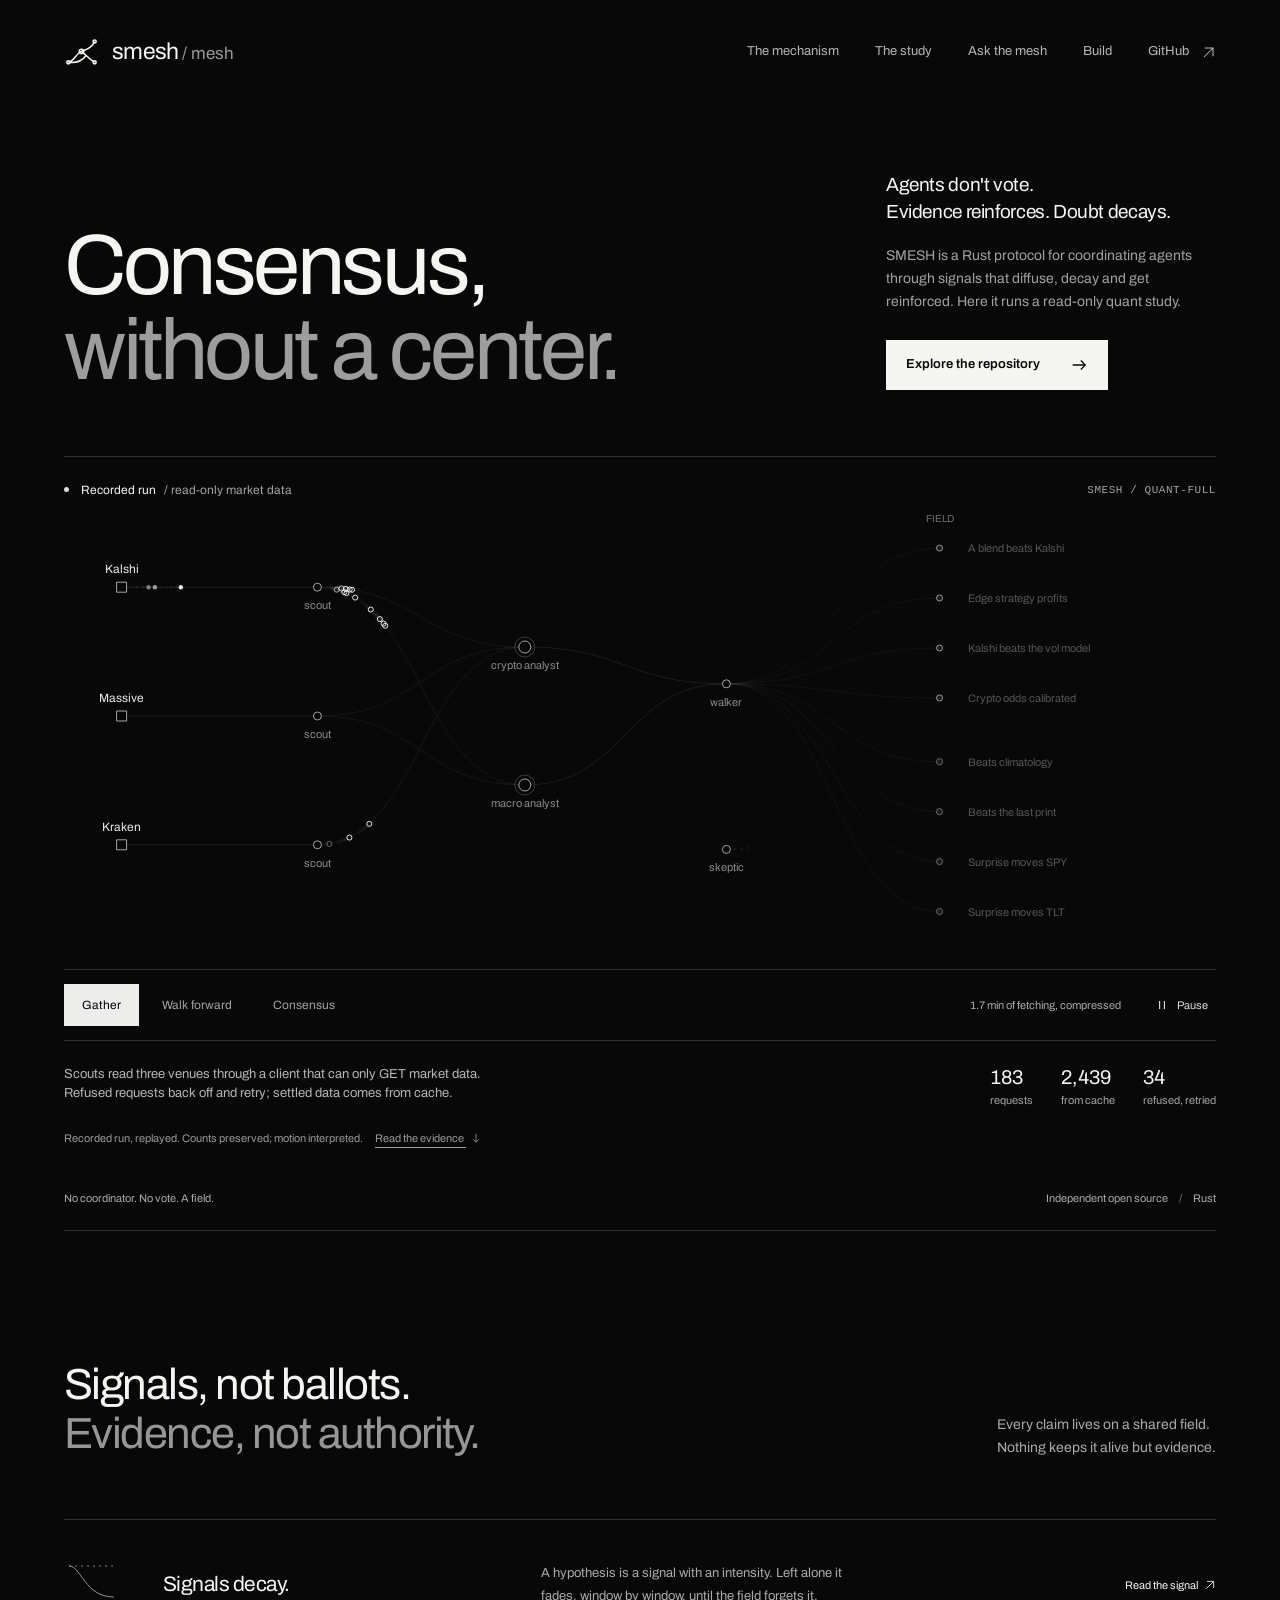
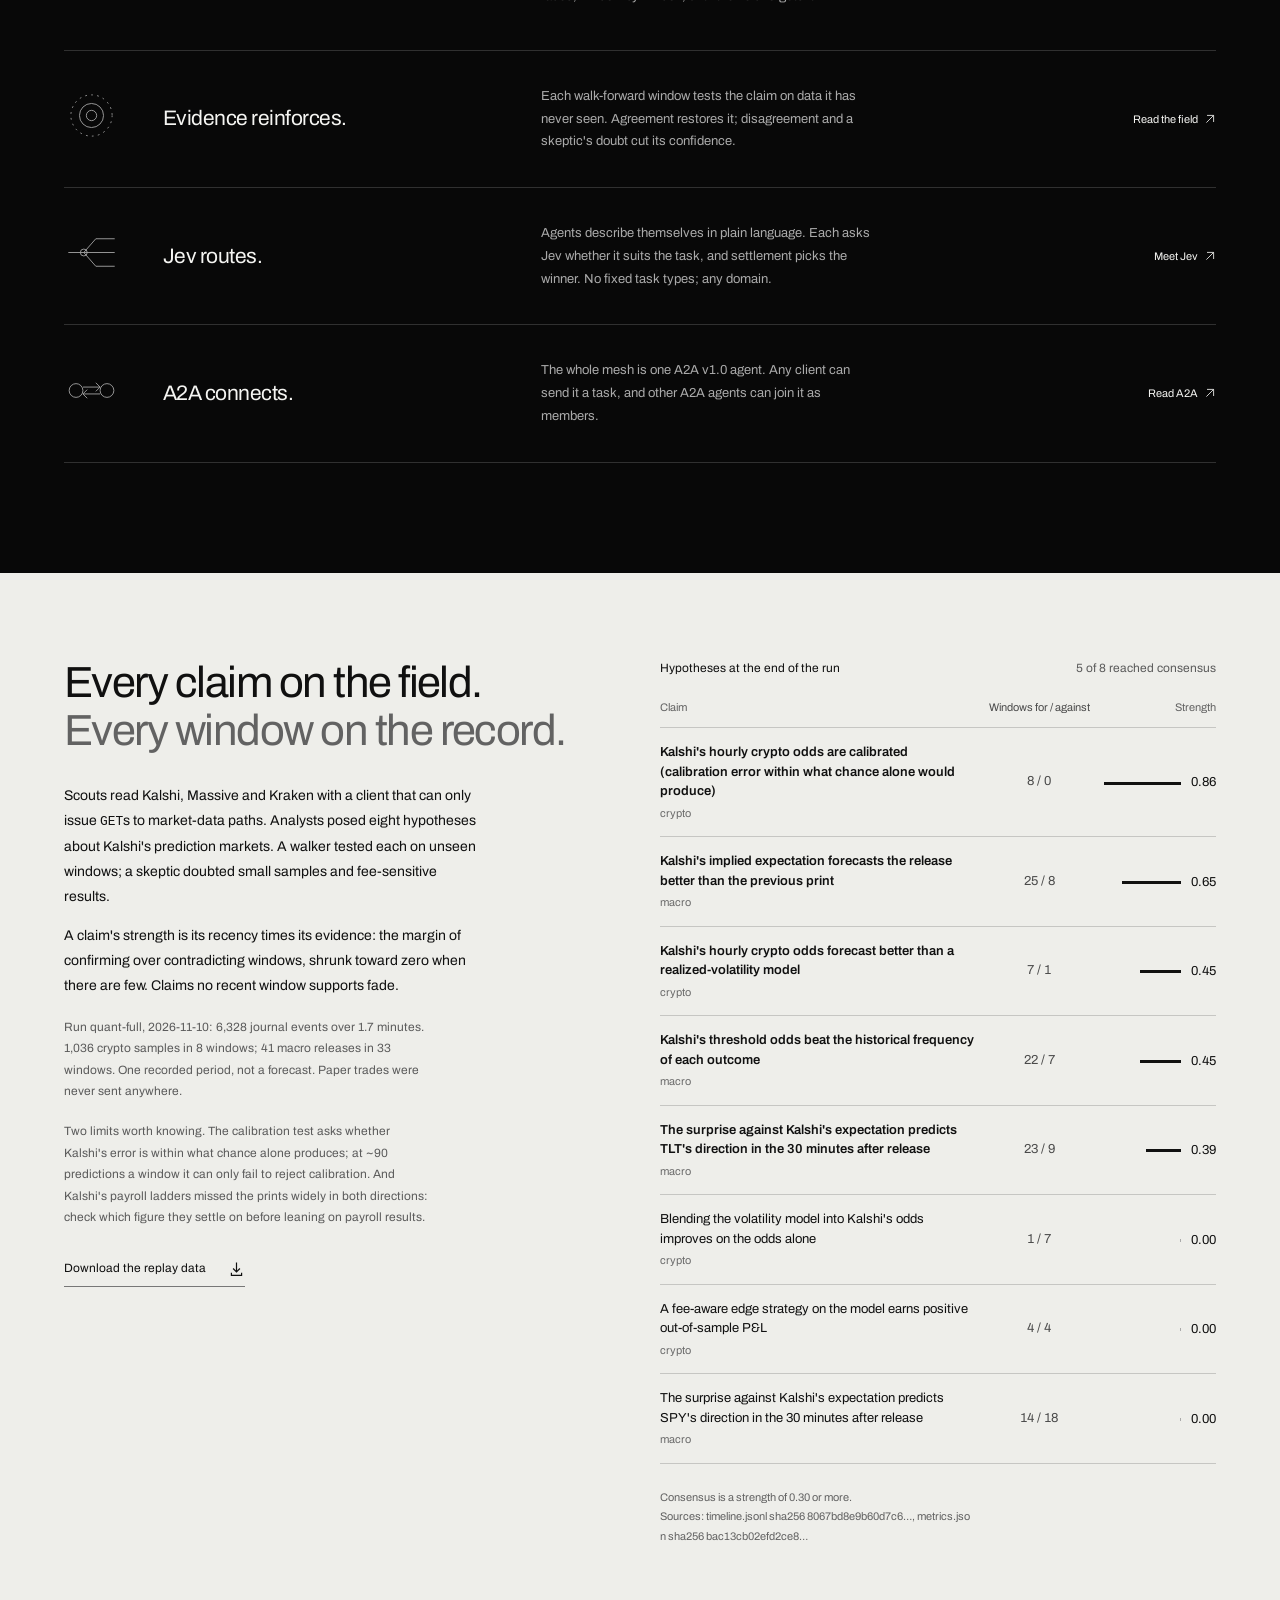
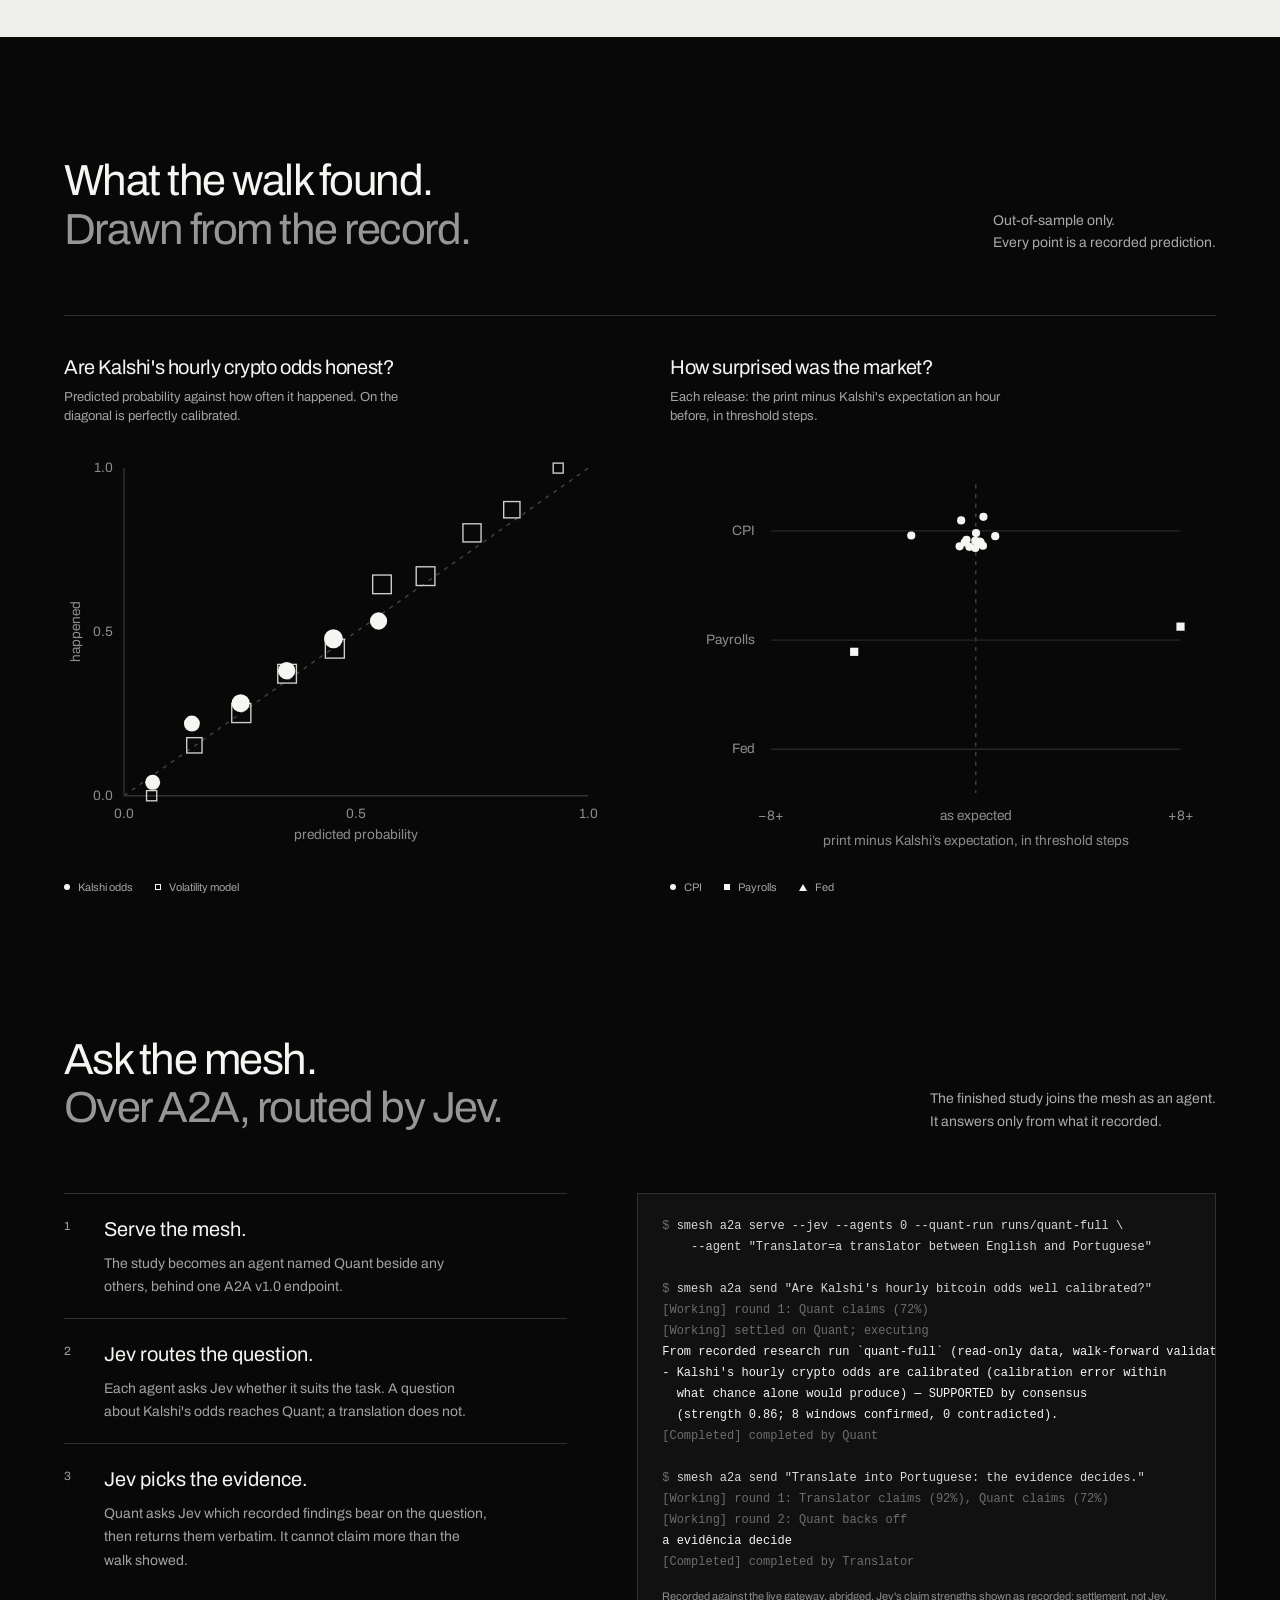
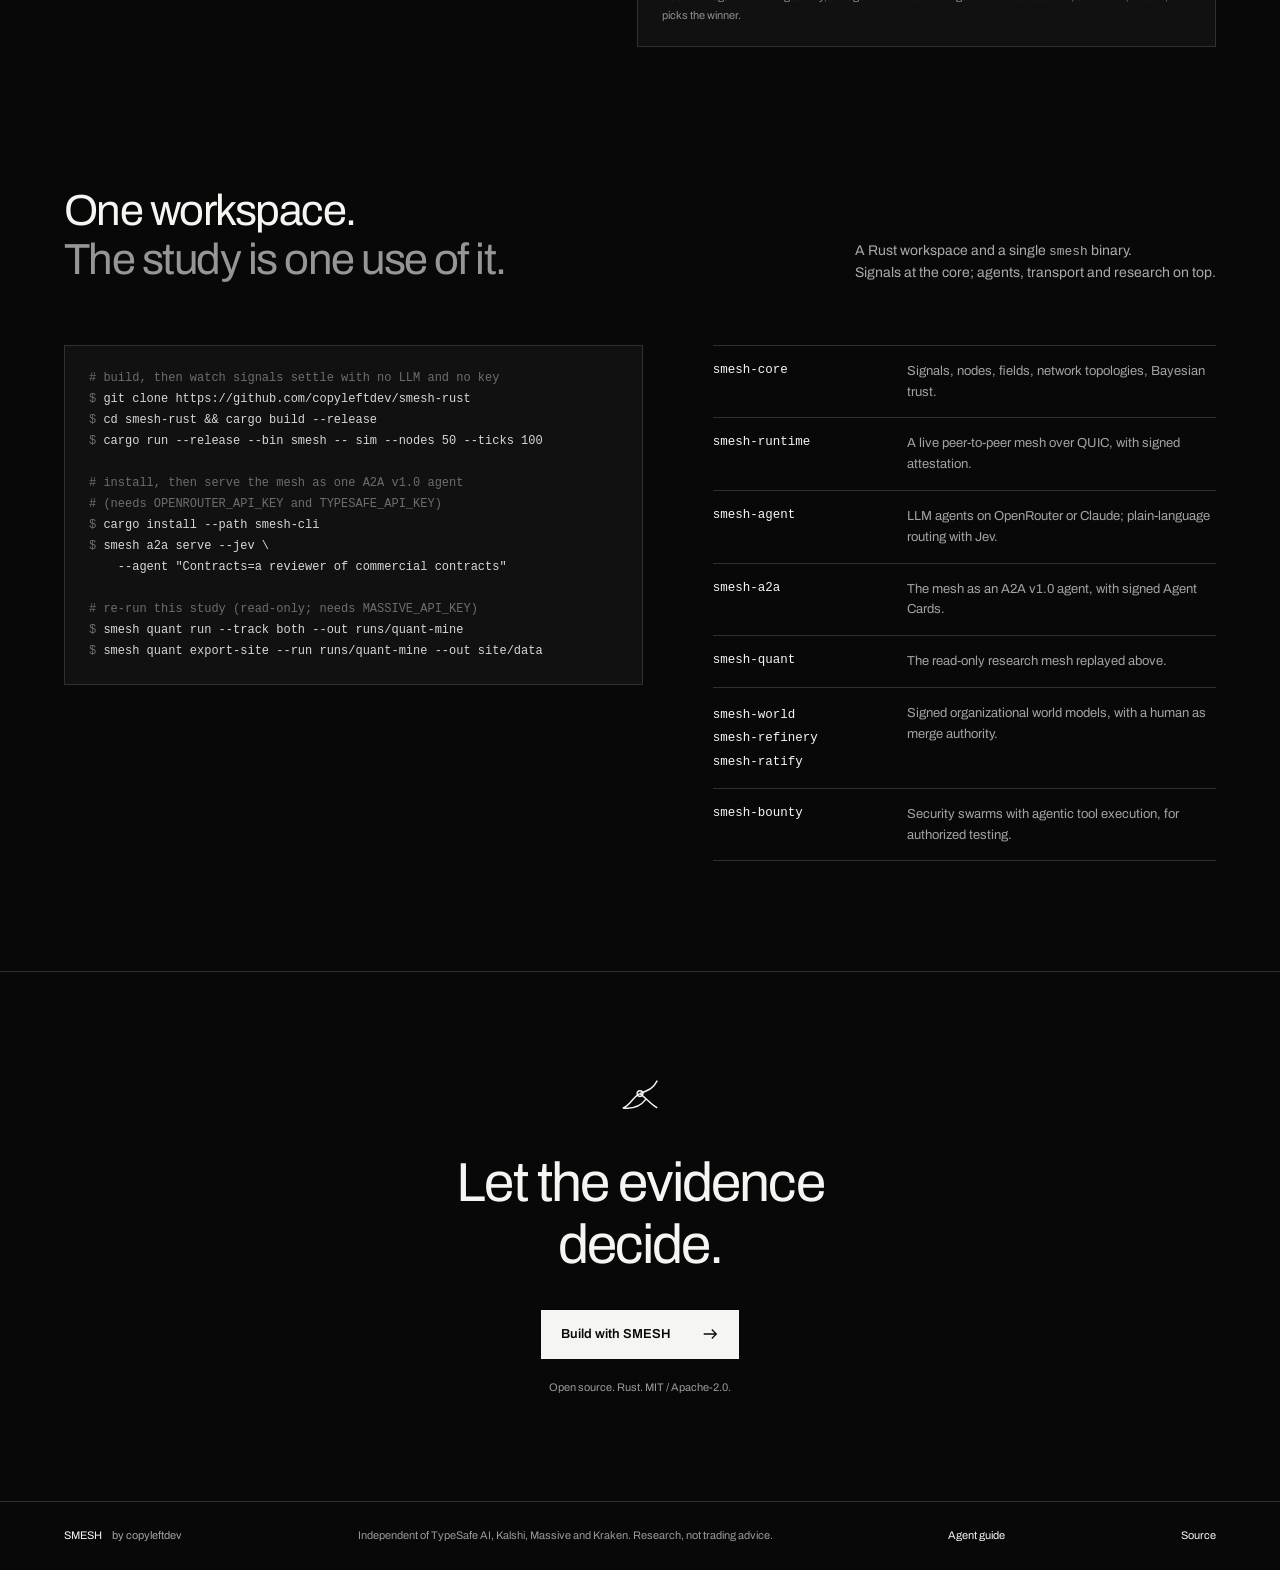
<file: site/index.html>
<!doctype html>
<html lang="en">
<head>
<meta charset="utf-8"><meta name="viewport" content="width=device-width, initial-scale=1">
<meta name="robots" content="index, follow">
<meta name="author" content="copyleftdev">
<meta name="theme-color" content="#080808">
<link rel="canonical" href="https://copyleftdev.github.io/smesh-rust/">
<title>SMESH: consensus without a center, in Rust</title>
<meta name="description" content="SMESH coordinates agents through signals that diffuse, decay and get reinforced. Watch a recorded, read-only quant research run reach consensus with no coordinator.">
<meta property="og:title" content="SMESH: consensus without a center">
<meta property="og:type" content="website">
<meta property="og:url" content="https://copyleftdev.github.io/smesh-rust/">
<meta property="og:image" content="https://copyleftdev.github.io/smesh-rust/assets/og.png">
<meta property="og:image:width" content="1200"><meta property="og:image:height" content="630">
<meta property="og:image:alt" content="SMESH: consensus, without a center. A replay of agents reaching consensus on a shared field.">
<meta name="twitter:card" content="summary_large_image">
<meta property="og:description" content="Agents don't vote. Evidence reinforces, doubt decays, and what survives is the answer. A recorded quant research run, replayed.">
<link rel="alternate" type="text/markdown" href="index.md" title="SMESH in Markdown">
<link rel="describedby" href="llms.txt" type="text/plain">
<link rel="icon" href="assets/mark.svg" type="image/svg+xml">
<link rel="preload" href="assets/archivo-400.woff2" as="font" type="font/woff2" crossorigin>
<link rel="stylesheet" href="style.css">
<script src="data/replay.js" defer></script><script src="app.js" defer></script>
<script type="application/ld+json">
{"@context":"https://schema.org","@type":"SoftwareSourceCode","name":"SMESH","description":"Plant-inspired signal diffusion protocol for distributed agent coordination, in Rust.","codeRepository":"https://github.com/copyleftdev/smesh-rust","programmingLanguage":{"@type":"ComputerLanguage","name":"Rust"},"license":"https://github.com/copyleftdev/smesh-rust#license","author":{"@type":"Person","name":"copyleftdev","url":"https://github.com/copyleftdev"},"isAccessibleForFree":true}
</script>
</head>
<body>
<a class="skip" href="#main">Skip to content</a>
<header class="masthead wrap">
<a class="brand" href="#" aria-label="SMESH home"><svg viewBox="0 0 32 32" aria-hidden="true"><path d="M4 25C9 24 11 17 16 15s9-3 12-9M4 25c8 1 13-2 16-6M16 15c4 3 7 7 12 10"/><circle cx="16" cy="15" r="2"/><circle cx="4" cy="25" r="1.4"/><circle cx="28" cy="6" r="1.4"/><circle cx="28" cy="25" r="1.4"/></svg><span>smesh<span class="brand-light"> / mesh</span></span></a>
<nav aria-label="Main navigation"><a href="#mechanism">The mechanism</a><a href="#study">The study</a><a href="#ask">Ask the mesh</a><a href="#build">Build</a><a class="nav-github" href="https://github.com/copyleftdev/smesh-rust">GitHub <svg viewBox="0 0 20 20" aria-hidden="true"><path d="M4 16 16 4M5 4h11v11"/></svg></a></nav>
</header>
<main id="main">
<section class="hero wrap" aria-labelledby="hero-title">
<div class="hero-heading"><h1 id="hero-title">Consensus,<br><span>without a center.</span></h1><div class="hero-copy"><p>Agents don't vote.<br>Evidence reinforces. Doubt decays.</p><p class="intro">SMESH is a Rust protocol for coordinating agents through signals that diffuse, decay and get reinforced. Here it runs a read-only quant study.</p><a class="button" href="https://github.com/copyleftdev/smesh-rust">Explore the repository <svg viewBox="0 0 20 20" aria-hidden="true"><path d="M3 10h14m-5-5 5 5-5 5"/></svg></a></div></div>
<div class="instrument" id="replay">
<div class="instrument-heading"><span class="replay-label"><span class="signal" aria-hidden="true"></span>Recorded run <span class="muted">/ read-only market data</span></span><span class="instrument-id" id="run-id">SMESH / MESH STUDY 001</span></div>
<div class="flow-stage"><canvas id="mesh" aria-hidden="true"></canvas></div>
<p class="sr-only">Market data moves from Kalshi, Massive and Kraken through scout agents to two analysts. A walker tests each hypothesis on unseen windows and a skeptic doubts weak evidence. Each hypothesis is a signal: confirmed windows brighten it, contradictions and doubt dim it, and it decays without evidence. Motion is illustrative; recorded counts appear below.</p>
<div class="replay-controls"><div class="phase-tabs" role="group" aria-label="Run phase"><button data-phase="0" aria-pressed="true">Gather</button><button data-phase="1" aria-pressed="false">Walk forward</button><button data-phase="2" aria-pressed="false">Consensus</button></div><div class="playback"><span id="phase-time">–</span><button id="play-toggle" aria-label="Pause animation"><svg class="pause-icon" viewBox="0 0 20 20" aria-hidden="true"><path d="M7 5v10M13 5v10"/></svg><span>Pause</span></button></div></div>
<div class="phase-detail" aria-live="polite"><p id="phase-story">–</p><div class="phase-counts"><span><strong id="count-a">–</strong><em id="label-a">–</em></span><span><strong id="count-b">–</strong><em id="label-b">–</em></span><span><strong id="count-c">–</strong><em id="label-c">–</em></span></div></div>
<p class="replay-note">Recorded run, replayed. Counts preserved; motion interpreted. <a href="#study">Read the evidence <svg class="inline-arrow" viewBox="0 0 20 20" aria-hidden="true"><path d="M10 3v14m-5-5 5 5 5-5"/></svg></a></p>
<noscript><p class="no-script">The replay needs JavaScript. The mechanism and the recorded study remain available below.</p></noscript>
</div>
<div class="hero-foot"><span>No coordinator. No vote. A field.</span><span>Independent open source <span class="separator">/</span> Rust</span></div>
</section>

<section id="mechanism" class="mechanism wrap" aria-labelledby="mechanism-title"><div class="section-lead"><h2 id="mechanism-title">Signals, not ballots.<br><span>Evidence, not authority.</span></h2><p>Every claim lives on a shared field.<br>Nothing keeps it alive but evidence.</p></div><div class="mechanism-rows">
<article><div class="mechanism-glyph" aria-hidden="true"><svg viewBox="0 0 64 64"><path d="M6 14c14 0 18 36 52 36"/><path d="M6 14h52" stroke-dasharray="2 5"/></svg></div><h3>Signals decay.</h3><p>A hypothesis is a signal with an intensity. Left alone it fades, window by window, until the field forgets it.</p><a href="https://github.com/copyleftdev/smesh-rust/blob/main/smesh-core/src/signal.rs">Read the signal <svg class="inline-arrow" viewBox="0 0 20 20" aria-hidden="true"><path d="M4 16 16 4M5 4h11v11"/></svg></a></article>
<article><div class="mechanism-glyph" aria-hidden="true"><svg viewBox="0 0 64 64"><circle cx="32" cy="32" r="6"/><circle cx="32" cy="32" r="14"/><circle cx="32" cy="32" r="24" stroke-dasharray="2 5"/></svg></div><h3>Evidence reinforces.</h3><p>Each walk-forward window tests the claim on data it has never seen. Agreement restores it; disagreement and a skeptic's doubt cut its confidence.</p><a href="https://github.com/copyleftdev/smesh-rust/blob/main/smesh-quant/src/board.rs">Read the field <svg class="inline-arrow" viewBox="0 0 20 20" aria-hidden="true"><path d="M4 16 16 4M5 4h11v11"/></svg></a></article>
<article><div class="mechanism-glyph" aria-hidden="true"><svg viewBox="0 0 64 64"><path d="M5 32h18m0 0 14-16h22M23 32h36M23 32l14 16h22"/><circle cx="23" cy="32" r="4"/></svg></div><h3>Jev routes.</h3><p>Agents describe themselves in plain language. Each asks Jev whether it suits the task, and settlement picks the winner. No fixed task types; any domain.</p><a href="https://docs.typesafe.ai/introduction">Meet Jev <svg class="inline-arrow" viewBox="0 0 20 20" aria-hidden="true"><path d="M4 16 16 4M5 4h11v11"/></svg></a></article>
<article><div class="mechanism-glyph" aria-hidden="true"><svg viewBox="0 0 64 64"><circle cx="14" cy="32" r="8"/><circle cx="50" cy="32" r="8"/><path d="M22 28h20m-5-5 5 5-5 5M42 36H22m5 5-5-5 5-5"/></svg></div><h3>A2A connects.</h3><p>The whole mesh is one A2A v1.0 agent. Any client can send it a task, and other A2A agents can join it as members.</p><a href="https://a2a-protocol.org/latest/specification/">Read A2A <svg class="inline-arrow" viewBox="0 0 20 20" aria-hidden="true"><path d="M4 16 16 4M5 4h11v11"/></svg></a></article>
</div></section>

<section id="study" class="evidence" aria-labelledby="study-title"><div class="wrap evidence-inner"><div><h2 id="study-title">Every claim on the field.<br><span>Every window on the record.</span></h2><p>Scouts read Kalshi, Massive and Kraken with a client that can only issue <code>GET</code>s to market-data paths. Analysts posed eight hypotheses about Kalshi's prediction markets. A walker tested each on unseen windows; a skeptic doubted small samples and fee-sensitive results.</p><p>A claim's strength is its recency times its evidence: the margin of confirming over contradicting windows, shrunk toward zero when there are few. Claims no recent window supports fade.</p><p class="evidence-limit" id="study-scope">–</p><p class="evidence-limit">Two limits worth knowing. The calibration test asks whether Kalshi's error is within what chance alone produces; at ~90 predictions a window it can only fail to reject calibration. And Kalshi's payroll ladders missed the prints widely in both directions: check which figure they settle on before leaning on payroll results.</p><a class="text-link" href="data/replay.json" download>Download the replay data <svg viewBox="0 0 20 20" aria-hidden="true"><path d="M10 3v11m-4-4 4 4 4-4M4 15v3h12v-3"/></svg></a></div><div class="evidence-table"><div class="table-title"><span>Hypotheses at the end of the run</span><span id="consensus-count">–</span></div><table><caption class="sr-only">Final strength of each hypothesis</caption><thead><tr><th scope="col">Claim</th><th scope="col">Windows for / against</th><th scope="col">Strength</th></tr></thead><tbody id="findings"></tbody></table><p>Consensus is a strength of 0.30 or more.<br><span id="hashes">–</span></p></div></div></section>

<section class="charts wrap" aria-labelledby="charts-title"><div class="section-lead"><h2 id="charts-title">What the walk found.<br><span>Drawn from the record.</span></h2><p>Out-of-sample only.<br>Every point is a recorded prediction.</p></div>
<div class="chart-grid">
<figure><figcaption><strong>Are Kalshi's hourly crypto odds honest?</strong><span>Predicted probability against how often it happened. On the diagonal is perfectly calibrated.</span></figcaption><svg id="chart-calibration" viewBox="0 0 400 300" role="img" aria-label="Calibration of Kalshi odds and the volatility model"></svg><div class="legend"><span><i class="shape circle"></i>Kalshi odds</span><span><i class="shape square hollow"></i>Volatility model</span></div></figure>
<figure><figcaption><strong>How surprised was the market?</strong><span>Each release: the print minus Kalshi's expectation an hour before, in threshold steps.</span></figcaption><svg id="chart-surprise" viewBox="0 0 400 300" role="img" aria-label="Release surprises against Kalshi's expectation"></svg><div class="legend"><span><i class="shape circle"></i>CPI</span><span><i class="shape square"></i>Payrolls</span><span><i class="shape triangle"></i>Fed</span></div></figure>
</div></section>

<section id="ask" class="ask wrap" aria-labelledby="ask-title"><div class="section-lead"><h2 id="ask-title">Ask the mesh.<br><span>Over A2A, routed by Jev.</span></h2><p>The finished study joins the mesh as an agent.<br>It answers only from what it recorded.</p></div>
<div class="ask-body"><ol class="ask-steps"><li><h3>Serve the mesh.</h3><p>The study becomes an agent named Quant beside any others, behind one A2A v1.0 endpoint.</p></li><li><h3>Jev routes the question.</h3><p>Each agent asks Jev whether it suits the task. A question about Kalshi's odds reaches Quant; a translation does not.</p></li><li><h3>Jev picks the evidence.</h3><p>Quant asks Jev which recorded findings bear on the question, then returns them verbatim. It cannot claim more than the walk showed.</p></li></ol>
<div class="terminal" aria-label="Example session"><pre id="ask-session"><span class="dim">$</span> smesh a2a serve --jev --agents 0 --quant-run runs/quant-full \
    --agent "Translator=a translator between English and Portuguese"

<span class="dim">$</span> smesh a2a send "Are Kalshi's hourly bitcoin odds well calibrated?"
<span class="dim">[Working] round 1: Quant claims (72%)
[Working] settled on Quant; executing</span>
<span class="ok">From recorded research run `quant-full` (read-only data, walk-forward validated):
- Kalshi's hourly crypto odds are calibrated (calibration error within
  what chance alone would produce) — SUPPORTED by consensus
  (strength 0.86; 8 windows confirmed, 0 contradicted).</span>
<span class="dim">[Completed] completed by Quant</span>

<span class="dim">$</span> smesh a2a send "Translate into Portuguese: the evidence decides."
<span class="dim">[Working] round 1: Translator claims (92%), Quant claims (72%)
[Working] round 2: Quant backs off</span>
<span class="ok">a evidência decide</span>
<span class="dim">[Completed] completed by Translator</span></pre><p class="terminal-note">Recorded against the live gateway, abridged. Jev's claim strengths shown as recorded; settlement, not Jev, picks the winner.</p></div></div></section>

<section id="build" class="build wrap" aria-labelledby="build-title"><div class="section-lead"><h2 id="build-title">One workspace.<br><span>The study is one use of it.</span></h2><p>A Rust workspace and a single <code>smesh</code> binary.<br>Signals at the core; agents, transport and research on top.</p></div>
<div class="build-body"><div class="terminal" aria-label="Quick start"><pre><span class="dim"># build, then watch signals settle with no LLM and no key</span>
<span class="dim">$</span> git clone https://github.com/copyleftdev/smesh-rust
<span class="dim">$</span> cd smesh-rust &amp;&amp; cargo build --release
<span class="dim">$</span> cargo run --release --bin smesh -- sim --nodes 50 --ticks 100

<span class="dim"># install, then serve the mesh as one A2A v1.0 agent</span>
<span class="dim"># (needs OPENROUTER_API_KEY and TYPESAFE_API_KEY)</span>
<span class="dim">$</span> cargo install --path smesh-cli
<span class="dim">$</span> smesh a2a serve --jev \
    --agent "Contracts=a reviewer of commercial contracts"

<span class="dim"># re-run this study (read-only; needs MASSIVE_API_KEY)</span>
<span class="dim">$</span> smesh quant run --track both --out runs/quant-mine
<span class="dim">$</span> smesh quant export-site --run runs/quant-mine --out site/data</pre></div>
<ul class="crate-list">
<li><a href="https://github.com/copyleftdev/smesh-rust/tree/main/smesh-core"><code>smesh-core</code><span>Signals, nodes, fields, network topologies, Bayesian trust.</span></a></li>
<li><a href="https://github.com/copyleftdev/smesh-rust/tree/main/smesh-runtime"><code>smesh-runtime</code><span>A live peer-to-peer mesh over QUIC, with signed attestation.</span></a></li>
<li><a href="https://github.com/copyleftdev/smesh-rust/tree/main/smesh-agent"><code>smesh-agent</code><span>LLM agents on OpenRouter or Claude; plain-language routing with Jev.</span></a></li>
<li><a href="https://github.com/copyleftdev/smesh-rust/tree/main/smesh-a2a"><code>smesh-a2a</code><span>The mesh as an A2A v1.0 agent, with signed Agent Cards.</span></a></li>
<li><a href="https://github.com/copyleftdev/smesh-rust/tree/main/smesh-quant"><code>smesh-quant</code><span>The read-only research mesh replayed above.</span></a></li>
<li><a href="https://github.com/copyleftdev/smesh-rust/blob/main/WORLD-MODEL.md"><b><code>smesh-world</code><br><code>smesh-refinery</code><br><code>smesh-ratify</code></b><span>Signed organizational world models, with a human as merge authority.</span></a></li>
<li><a href="https://github.com/copyleftdev/smesh-rust/tree/main/smesh-bounty"><code>smesh-bounty</code><span>Security swarms with agentic tool execution, for authorized testing.</span></a></li>
</ul></div></section>

<section class="closing wrap"><div class="closing-mark" aria-hidden="true"><svg viewBox="0 0 32 32"><path d="M4 25C9 24 11 17 16 15s9-3 12-9M4 25c8 1 13-2 16-6M16 15c4 3 7 7 12 10"/><circle cx="16" cy="15" r="2"/></svg></div><h2>Let the evidence<br>decide.</h2><a class="button" href="https://github.com/copyleftdev/smesh-rust">Build with SMESH <svg viewBox="0 0 20 20" aria-hidden="true"><path d="M3 10h14m-5-5 5 5-5 5"/></svg></a><p>Open source. Rust. MIT / Apache-2.0.</p></section>
</main><footer class="wrap"><span>SMESH <span class="muted">by copyleftdev</span></span><p>Independent of TypeSafe AI, Kalshi, Massive and Kraken. Research, not trading advice.</p><a href="llms.txt">Agent guide</a><a href="https://github.com/copyleftdev/smesh-rust">Source</a></footer>
</body></html>
</file>
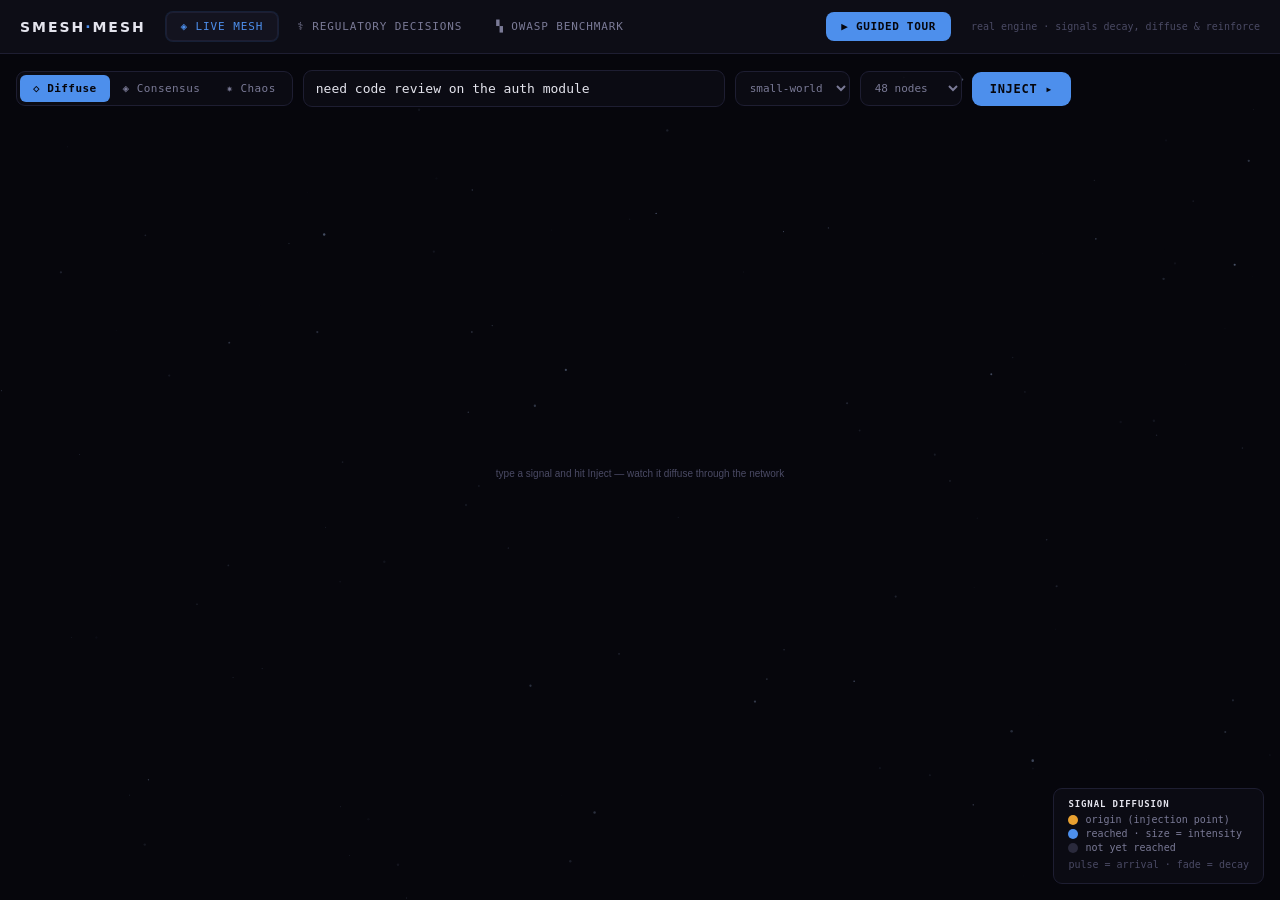
<file: smesh-cli/src/assets/showcase.html>
<!doctype html>
<html lang="en">
<head>
<meta charset="utf-8">
<meta name="viewport" content="width=device-width, initial-scale=1">
<link rel="icon" href="data:image/svg+xml,<svg xmlns='http://www.w3.org/2000/svg' viewBox='0 0 16 16'><circle cx='8' cy='8' r='5' fill='%234d8fec'/></svg>">
<title>SMESH — Live Mesh Showcase</title>
<style>
  :root{
    --bg:#06060c; --surface:#0d0d16; --card:#13131f; --border:#1e1e32;
    --text:#e4e4ed; --text2:#7a7a96; --dim:#4a4a64;
    --accent:#4d8fec; --glow:rgba(77,143,236,.15);
    --warm:#e8a030; --green:#34d399; --red:#f87171; --purple:#c792ea; --cyan:#38bdf8;
    --mono:'SF Mono','Cascadia Code','JetBrains Mono','Consolas',monospace;
    --sans:-apple-system,BlinkMacSystemFont,'Segoe UI',system-ui,sans-serif;
    --ease:cubic-bezier(.16,1,.3,1);
  }
  *{box-sizing:border-box;margin:0;padding:0}
  html,body{height:100%}
  body{background:var(--bg);color:var(--text);font-family:var(--sans);overflow:hidden}
  #app{display:flex;flex-direction:column;height:100vh}

  header{display:flex;align-items:center;gap:20px;padding:12px 20px;border-bottom:1px solid var(--border);background:var(--surface);flex:none}
  .brand{font-weight:700;letter-spacing:.14em;font-size:14px}
  .brand .dot{color:var(--accent)}
  .tabs{display:flex;gap:4px}
  .tab{font-family:var(--mono);font-size:11px;letter-spacing:.08em;text-transform:uppercase;color:var(--text2);background:transparent;border:1px solid transparent;padding:7px 14px;border-radius:7px;cursor:pointer;transition:all .2s var(--ease)}
  .tab:hover{color:var(--text);background:var(--card)}
  .tab.active{color:var(--accent);border-color:var(--border);background:var(--card);box-shadow:0 0 0 1px var(--glow)}
  .spacer{flex:1}
  .hint{font-family:var(--mono);font-size:10px;color:var(--dim)}

  main{flex:1;position:relative;overflow:hidden}
  .panel{position:absolute;inset:0;opacity:0;pointer-events:none;transition:opacity .3s var(--ease)}
  .panel.active{opacity:1;pointer-events:auto}

  /* ── Live Mesh tab ── */
  #mesh{position:absolute;inset:0;width:100%;height:100%;display:block}
  .controls{position:absolute;top:16px;left:16px;right:16px;display:flex;gap:10px;align-items:center;flex-wrap:wrap;z-index:5}
  .field{display:flex;align-items:center;background:rgba(13,13,22,.85);backdrop-filter:blur(8px);border:1px solid var(--border);border-radius:9px;overflow:hidden}
  .field input[type=text]{background:transparent;border:none;color:var(--text);font-family:var(--mono);font-size:13px;padding:10px 12px;width:min(46vw,420px);outline:none}
  .field input::placeholder{color:var(--dim)}
  .seg{display:flex;background:rgba(13,13,22,.85);backdrop-filter:blur(8px);border:1px solid var(--border);border-radius:9px;padding:3px}
  .seg button{font-family:var(--mono);font-size:11px;letter-spacing:.04em;color:var(--text2);background:transparent;border:none;padding:7px 13px;border-radius:6px;cursor:pointer;transition:all .2s var(--ease)}
  .seg button.on{color:#06060c;background:var(--accent);font-weight:600}
  .run{font-family:var(--mono);font-size:12px;letter-spacing:.06em;text-transform:uppercase;color:#06060c;background:var(--accent);border:none;padding:10px 18px;border-radius:9px;cursor:pointer;font-weight:700;transition:transform .15s var(--ease),box-shadow .2s}
  .run:hover{transform:translateY(-1px);box-shadow:0 6px 20px var(--glow)}
  .run:disabled{opacity:.5;cursor:default;transform:none;box-shadow:none}
  select{font-family:var(--mono);font-size:11px;color:var(--text2);background:rgba(13,13,22,.85);border:1px solid var(--border);border-radius:9px;padding:9px 10px;cursor:pointer;outline:none}
  .diffuse-only{display:flex;gap:10px}

  .hud{position:absolute;left:16px;bottom:16px;display:flex;gap:14px;flex-wrap:wrap;z-index:5}
  .stat{background:rgba(13,13,22,.8);backdrop-filter:blur(8px);border:1px solid var(--border);border-radius:9px;padding:8px 14px;min-width:78px}
  .stat .k{font-family:var(--mono);font-size:9px;letter-spacing:.1em;text-transform:uppercase;color:var(--dim)}
  .stat .v{font-family:var(--mono);font-size:19px;font-weight:700;color:var(--text);line-height:1.2}
  .stat .v small{font-size:11px;color:var(--text2);font-weight:400}

  .legend{position:absolute;right:16px;bottom:16px;background:rgba(13,13,22,.8);backdrop-filter:blur(8px);border:1px solid var(--border);border-radius:9px;padding:10px 14px;font-family:var(--mono);font-size:10px;color:var(--text2);z-index:5;max-width:230px}
  .legend b{color:var(--text);display:block;margin-bottom:5px;font-size:9px;letter-spacing:.1em;text-transform:uppercase}
  .legend .row{display:flex;align-items:center;gap:7px;margin:3px 0}
  .legend .sw{width:10px;height:10px;border-radius:50%;flex:none}

  .timeline{position:absolute;left:50%;bottom:16px;transform:translateX(-50%);display:flex;align-items:center;gap:12px;background:rgba(13,13,22,.85);backdrop-filter:blur(8px);border:1px solid var(--border);border-radius:11px;padding:8px 14px;z-index:6}
  .timeline button{background:transparent;border:none;color:var(--text);cursor:pointer;font-size:15px;width:24px}
  .timeline input[type=range]{width:min(38vw,340px);accent-color:var(--accent)}
  .timeline .lbl{font-family:var(--mono);font-size:10px;color:var(--text2);min-width:96px;text-align:right}

  .toast{position:absolute;top:50%;left:50%;transform:translate(-50%,-50%);font-family:var(--mono);font-size:13px;color:var(--text2);text-align:center;pointer-events:none;z-index:4}

  /* ── Benchmark tab ── */
  #tab-bench{overflow:auto;padding:28px}
  .bwrap{max-width:1060px;margin:0 auto}
  .bhead{font-size:20px;font-weight:700;margin-bottom:4px}
  .bmeta{font-family:var(--mono);font-size:12px;color:var(--text2);margin-bottom:22px}
  .bgrid{display:grid;grid-template-columns:1fr 1fr;gap:20px}
  @media (max-width:860px){.bgrid{grid-template-columns:1fr}}
  .bcard{background:var(--card);border:1px solid var(--border);border-radius:12px;padding:18px}
  .bcard .h{font-family:var(--mono);font-size:10px;letter-spacing:.1em;text-transform:uppercase;color:var(--text2);margin-bottom:12px}
  .hero{font-size:46px;font-weight:800;line-height:1}
  .hero.g{color:var(--green)} .hero.b{color:var(--red)}
  .sub{color:var(--text2);font-size:13px;margin-top:8px}
  table{width:100%;border-collapse:collapse;font-family:var(--mono);font-size:12px;margin-top:20px}
  th,td{padding:7px 8px;text-align:right;border-bottom:1px solid var(--border)}
  th:first-child,td:first-child{text-align:left}
  th{color:var(--text2);font-size:10px;letter-spacing:.06em;text-transform:uppercase}
  tr.total td{font-weight:700;border-top:2px solid var(--border)}
  .yg{color:var(--green)} .yb{color:var(--red)}
  .bcard svg{width:100%;height:auto}
  .empty{font-family:var(--mono);font-size:13px;color:var(--text2);text-align:center;padding:60px 0}

  /* ── Regulatory Decisions tab ── */
  #tab-adjud{display:flex;flex-direction:column}
  .adjud-controls{display:flex;align-items:center;gap:14px;padding:14px 20px;border-bottom:1px solid var(--border);background:var(--surface);flex:none}
  .adjud-controls select{font-family:var(--mono);font-size:13px;color:var(--text);background:var(--card);border:1px solid var(--border);border-radius:8px;padding:8px 12px;cursor:pointer;min-width:280px;outline:none}
  .adjud-layout{flex:1;display:flex;min-height:0}
  #adjud-canvas{flex:1;height:100%;display:block;min-width:0}
  #adjud-audit{width:min(46%,500px);border-left:1px solid var(--border);background:var(--surface);overflow-y:auto;padding:22px 22px 32px}
  @media (max-width:860px){.adjud-layout{flex-direction:column}#adjud-audit{width:100%;border-left:none;border-top:1px solid var(--border)}}

  /* outcome header */
  .dc-outcome{display:flex;align-items:center;gap:12px;margin-bottom:6px}
  .aud-badge{font-family:var(--mono);font-size:15px;font-weight:700;padding:8px 14px;border-radius:8px;border:1px solid;letter-spacing:.04em}
  .dc-sub{font-family:var(--mono);font-size:10px;letter-spacing:.1em;text-transform:uppercase;color:var(--dim);margin-bottom:20px}

  /* the decision chain */
  .chain{position:relative}
  .cstep{display:flex;gap:14px;opacity:0;transform:translateY(8px);animation:crise .45s var(--ease) forwards;animation-delay:calc(var(--i)*80ms)}
  .crail{position:relative;width:16px;flex:none;display:flex;justify-content:center}
  .crail::before{content:'';position:absolute;top:14px;bottom:-6px;width:2px;background:var(--border)}
  .cstep:last-child .crail::before{display:none}
  .cnode{position:relative;width:14px;height:14px;border-radius:50%;margin-top:3px;box-shadow:0 0 0 3px var(--surface);z-index:1}
  .cnode.gate{border-radius:3px;transform:rotate(45deg)}
  .cnode.big{width:18px;height:18px;margin-top:1px}
  .cbody{flex:1;padding-bottom:20px;min-width:0}
  .ckind{font-family:var(--mono);font-size:9px;letter-spacing:.11em;text-transform:uppercase;color:var(--dim)}
  .ctitle{font-size:14px;font-weight:600;margin:2px 0}
  .cdisp{font-family:var(--mono);font-size:11px;font-weight:700;letter-spacing:.03em}
  .cmeta{font-family:var(--mono);font-size:10px;color:var(--mut);margin-top:2px}
  .cmeta .ok{color:var(--green)}
  .creason{color:var(--text2);font-size:12.5px;line-height:1.45;margin-top:3px}
  .ccite{font-family:var(--mono);font-size:10px;color:var(--dim);margin-top:4px;word-break:break-word}
  .cgate{background:#38bdf812;border:1px solid #38bdf83a;border-radius:8px;padding:9px 11px;margin-top:5px}
  .cgate .gc{font-family:var(--mono);font-size:10.5px;color:#7fd3f5;line-height:1.5}
  .cfinal{font-size:15px;font-weight:700}
  @keyframes crise{to{opacity:1;transform:none}}

  /* ── Guided tour ── */
  .tourbtn{font-family:var(--mono);font-size:11px;letter-spacing:.06em;text-transform:uppercase;color:#06060c;background:var(--accent);border:none;padding:8px 15px;border-radius:8px;cursor:pointer;font-weight:700;transition:transform .15s var(--ease),box-shadow .2s}
  .tourbtn:hover{transform:translateY(-1px);box-shadow:0 6px 20px var(--glow)}
  #tour{position:fixed;inset:0;z-index:50;pointer-events:none;display:flex;align-items:flex-end;justify-content:center;padding:0 24px 34px}
  #tour.tour-hidden{display:none}
  .tour-caption{pointer-events:auto;width:min(720px,92vw);background:rgba(10,10,18,.82);backdrop-filter:blur(16px);border:1px solid #2a2f45;border-radius:16px;padding:20px 24px;box-shadow:0 20px 60px rgba(0,0,0,.55);animation:tcin .5s var(--ease)}
  @keyframes tcin{from{opacity:0;transform:translateY(16px)}to{opacity:1;transform:none}}
  .tc-top{display:flex;justify-content:space-between;align-items:center;margin-bottom:8px}
  .tc-step{font-family:var(--mono);font-size:11px;color:var(--mut)}
  .tc-badge{font-family:var(--mono);font-size:9px;letter-spacing:.14em;text-transform:uppercase;color:var(--accent);border:1px solid #2a3a58;border-radius:20px;padding:3px 10px}
  .tc-title{font-size:22px;font-weight:700;letter-spacing:-.01em;margin-bottom:5px}
  .tc-body{font-size:15px;line-height:1.5;color:#c9cede}
  .tc-bar{height:3px;background:#242a3d;border-radius:3px;margin:16px 0 12px;overflow:hidden}
  #tc-fill{height:100%;width:0;background:var(--accent);border-radius:3px;transition:width .2s linear}
  .tc-ctrl{display:flex;align-items:center;gap:8px}
  .tc-ctrl button{background:#171a26;border:1px solid #2a2f45;color:var(--text);width:38px;height:34px;border-radius:9px;cursor:pointer;font-size:16px;transition:background .15s}
  .tc-ctrl button:hover{background:#222738}
  #tc-play{background:var(--accent);color:#06060c;border-color:var(--accent);font-weight:700}
  .tc-flex{flex:1}
  .tc-exit{width:auto!important;padding:0 14px;font-family:var(--mono);font-size:11px;letter-spacing:.04em;color:var(--mut)!important}
</style>
</head>
<body>
<div id="app">
  <header>
    <div class="brand">SMESH<span class="dot">·</span>MESH</div>
    <div class="tabs">
      <button class="tab active" data-tab="live">◈ Live Mesh</button>
      <button class="tab" data-tab="adjud">⚕ Regulatory Decisions</button>
      <button class="tab" data-tab="bench">▚ OWASP Benchmark</button>
    </div>
    <div class="spacer"></div>
    <button id="start-tour" class="tourbtn">▶ Guided Tour</button>
    <div class="hint">real engine · signals decay, diffuse &amp; reinforce</div>
  </header>

  <main>
    <!-- LIVE MESH -->
    <section id="tab-live" class="panel active">
      <canvas id="mesh"></canvas>
      <div class="controls">
        <div class="seg" id="mode-seg">
          <button class="on" data-mode="diffuse">◇ Diffuse</button>
          <button data-mode="consensus">◈ Consensus</button>
          <button data-mode="chaos">✷ Chaos</button>
        </div>
        <div class="field" id="txt-field">
          <input id="txt" type="text" placeholder="type a signal to inject into the mesh…" value="need code review on the auth module">
        </div>
        <div class="diffuse-only" id="diffuse-ctl">
          <select id="topo">
            <option value="small_world">small-world</option>
            <option value="scale_free">scale-free</option>
            <option value="ring">ring</option>
            <option value="mesh">full mesh</option>
            <option value="grid">grid</option>
            <option value="random">random</option>
          </select>
          <select id="nodes">
            <option value="32">32 nodes</option>
            <option value="48" selected>48 nodes</option>
            <option value="80">80 nodes</option>
            <option value="120">120 nodes</option>
          </select>
        </div>
        <div class="diffuse-only" id="chaos-ctl" style="display:none">
          <select id="atk">
            <option value="node_failure">node failure</option>
            <option value="eclipse">eclipse attack</option>
            <option value="partition">partition + heal</option>
          </select>
          <div class="field" style="padding:0 10px;gap:8px">
            <span class="hint" style="white-space:nowrap">attack <b id="atklbl" style="color:#f87171">20%</b></span>
            <input id="intensity" type="range" min="0" max="80" value="20" style="width:150px;accent-color:#f87171">
          </div>
        </div>
        <button class="run" id="run">Inject ▸</button>
      </div>

      <div class="hud" id="hud"></div>
      <div class="legend" id="legend"></div>

      <div class="timeline" id="tl" style="display:none">
        <button id="playpause">⏸</button>
        <input id="scrub" type="range" min="0" max="100" value="0">
        <span class="lbl" id="tllbl">tick 0</span>
      </div>
      <div class="toast" id="toast"></div>
    </section>

    <!-- BENCHMARK -->
    <section id="tab-bench" class="panel">
      <div class="bwrap" id="bench-content">
        <div class="empty" id="bench-empty">Loading OWASP scorecard…</div>
      </div>
    </section>

    <!-- REGULATORY DECISIONS -->
    <section id="tab-adjud" class="panel">
      <div class="adjud-controls">
        <span class="hint" style="letter-spacing:.06em">INCOMING CLAIM</span>
        <select id="claim-sel"></select>
        <span class="hint" id="adjud-flag">signed AION formulary policy · mesh consensus · governance-gated</span>
      </div>
      <div class="adjud-layout">
        <canvas id="adjud-canvas"></canvas>
        <div id="adjud-audit"><div class="empty">Loading claims…</div></div>
      </div>
    </section>
  </main>

  <!-- GUIDED TOUR overlay -->
  <div id="tour" class="tour-hidden">
    <div class="tour-caption">
      <div class="tc-top"><span class="tc-step" id="tc-step">1 / 10</span><span class="tc-badge">◈ narrated tour</span></div>
      <div class="tc-title" id="tc-title"></div>
      <div class="tc-body" id="tc-body"></div>
      <div class="tc-bar"><div id="tc-fill"></div></div>
      <div class="tc-ctrl">
        <button id="tc-prev" title="previous">‹</button>
        <button id="tc-play" title="play/pause">⏸</button>
        <button id="tc-next" title="next">›</button>
        <div class="tc-flex"></div>
        <button id="tc-exit" class="tc-exit">✕ Exit tour</button>
      </div>
    </div>
    <audio id="tour-audio" preload="auto"></audio>
  </div>
</div>

<script>
"use strict";
const $ = s => document.querySelector(s);

// ─────────────────────────────────────────── tab switching
document.querySelectorAll('.tab').forEach(t=>{
  t.onclick=()=>{
    document.querySelectorAll('.tab').forEach(x=>x.classList.remove('active'));
    t.classList.add('active');
    const which=t.dataset.tab;
    $('#tab-live').classList.toggle('active',which==='live');
    $('#tab-bench').classList.toggle('active',which==='bench');
    $('#tab-adjud').classList.toggle('active',which==='adjud');
    if(which==='bench') loadBench();
    if(which==='adjud') loadAdjud();
  };
});

// ─────────────────────────────────────────── canvas setup
const cv=$('#mesh'), cx=cv.getContext('2d');
let W=0,H=0,DPR=Math.min(devicePixelRatio||1,2);
function resize(){
  W=cv.clientWidth; H=cv.clientHeight;
  cv.width=W*DPR; cv.height=H*DPR; cx.setTransform(DPR,0,0,DPR,0,0);
}
new ResizeObserver(resize).observe(cv); resize();

// starfield
const stars=Array.from({length:120},()=>({x:Math.random(),y:Math.random(),r:Math.random()*1.1+.2,a:Math.random()*.4+.1,tw:Math.random()*7}));

// ─────────────────────────────────────────── state
let MODE='diffuse';
let G=null;          // {ids, edges, pos:{id->{x,y}}}
let TRACE=null;      // diffuse: frames[]; consensus: rounds[]
let play=true, head=0, frames=0, busy=false;
let particles=[];    // traveling pulses
let edgeGlow={};     // edge key -> glow

// ─────────────────────────────────────────── force layout
function layout(ids, edges){
  const n=ids.length, pos={};
  const pad=70, cxp=W/2, cyp=H/2, R=Math.min(W,H)/2-pad;
  ids.forEach((id,i)=>{const a=i/n*Math.PI*2; pos[id]={x:cxp+Math.cos(a)*R*.7,y:cyp+Math.sin(a)*R*.7,vx:0,vy:0};});
  const idx={}; ids.forEach((id,i)=>idx[id]=i);
  const E=edges.map(e=>[idx[e[0]],idx[e[1]]]).filter(e=>e[0]!=null&&e[1]!=null);
  const P=ids.map(id=>pos[id]);
  const k=Math.sqrt((W*H*.55)/Math.max(n,1));
  let temp=W/9;
  for(let it=0;it<260;it++){
    for(let i=0;i<n;i++){P[i].vx=0;P[i].vy=0;}
    for(let i=0;i<n;i++)for(let j=i+1;j<n;j++){
      let dx=P[i].x-P[j].x,dy=P[i].y-P[j].y,d=Math.hypot(dx,dy)||.01;
      const f=k*k/d; const ux=dx/d,uy=dy/d;
      P[i].vx+=ux*f;P[i].vy+=uy*f;P[j].vx-=ux*f;P[j].vy-=uy*f;
    }
    for(const [a,b] of E){
      let dx=P[a].x-P[b].x,dy=P[a].y-P[b].y,d=Math.hypot(dx,dy)||.01;
      const f=d*d/k; const ux=dx/d,uy=dy/d;
      P[a].vx-=ux*f;P[a].vy-=uy*f;P[b].vx+=ux*f;P[b].vy+=uy*f;
    }
    for(let i=0;i<n;i++){
      // gentle gravity keeps disconnected nodes (e.g. failed/eclipsed) from
      // drifting to infinity, so the graph stays compact and balanced.
      P[i].vx+=(cxp-P[i].x)*0.03;
      P[i].vy+=(cyp-P[i].y)*0.03;
      let d=Math.hypot(P[i].vx,P[i].vy)||.01;
      P[i].x+=P[i].vx/d*Math.min(d,temp);
      P[i].y+=P[i].vy/d*Math.min(d,temp);
    }
    temp*=.975;
  }
  // Scale-and-center the whole graph to fit the viewport (no border sticking).
  let minx=1e9,miny=1e9,maxx=-1e9,maxy=-1e9;
  for(const p of P){minx=Math.min(minx,p.x);miny=Math.min(miny,p.y);maxx=Math.max(maxx,p.x);maxy=Math.max(maxy,p.y);}
  const gw=(maxx-minx)||1, gh=(maxy-miny)||1;
  const topPad=118, botPad=96, sidePad=72;
  const s=Math.min((W-sidePad*2)/gw,(H-topPad-botPad)/gh);
  const offx=(W-gw*s)/2-minx*s, offy=topPad+(H-topPad-botPad-gh*s)/2-miny*s;
  for(let i=0;i<n;i++){P[i].x=P[i].x*s+offx;P[i].y=P[i].y*s+offy;}
  return pos;
}

const ekey=(a,b)=>a<b?a+'|'+b:b+'|'+a;

// ─────────────────────────────────────────── run: diffuse
async function runDiffuse(){
  const text=$('#txt').value||'signal';
  const body={text,topology:$('#topo').value,nodes:+$('#nodes').value,ticks:46,seeds:1};
  const r=await fetch('/api/diffuse',{method:'POST',headers:{'Content-Type':'application/json'},body:JSON.stringify(body)});
  const d=await r.json();
  G={ids:d.nodes,edges:d.edges,origins:d.origins,pos:layout(d.nodes,d.edges)};
  TRACE=d.frames; frames=d.frames.length; head=0; play=true; particles=[]; edgeGlow={};
  // adjacency for pulse routing
  G.adj={}; d.nodes.forEach(id=>G.adj[id]=[]);
  d.edges.forEach(([a,b])=>{G.adj[a].push(b);G.adj[b].push(a);});
  G.prevReached=new Set(d.origins);
  showTimeline(true);
}

// ─────────────────────────────────────────── run: consensus
async function runConsensus(){
  const text=$('#txt').value||'';
  const r=await fetch('/api/consensus',{method:'POST',headers:{'Content-Type':'application/json'},body:JSON.stringify({text})});
  const d=await r.json();
  // Build a small graph: agents around a central task node.
  const task=d.tasks[0];
  const ids=d.agents.map(a=>a.id).concat(['__task__']);
  const edges=d.agents.map(a=>[a.id,'__task__']);
  const pos={};
  const cxp=W/2,cyp=H/2,R=Math.min(W,H)/3.4;
  d.agents.forEach((a,i)=>{const ang=-Math.PI/2+i/d.agents.length*Math.PI*2;pos[a.id]={x:cxp+Math.cos(ang)*R,y:cyp+Math.sin(ang)*R};});
  pos['__task__']={x:cxp,y:cyp};
  G={ids,edges,pos,agents:d.agents,task,winners:d.winners,adj:{}};
  ids.forEach(id=>G.adj[id]=[]); edges.forEach(([a,b])=>{G.adj[a].push(b);G.adj[b].push(a);});
  TRACE=d.rounds; frames=Math.max(d.rounds.length,1); head=0; play=true; particles=[]; edgeGlow={};
  G.roleColor={}; d.agents.forEach(a=>G.roleColor[a.id]=roleColor(a.role));
  showTimeline(true);
}

function roleColor(role){
  return role==='Coder'?'#4d8fec':role==='Reviewer'?'#c792ea':role==='Analyst'?'#34d399':'#e8a030';
}

// ─────────────────────────────────────────── run: chaos (resilience)
async function runChaos(){
  const body={attack:$('#atk').value, intensity:(+$('#intensity').value)/100, nodes:+$('#nodes').value, topology:$('#topo').value};
  const r=await fetch('/api/chaos',{method:'POST',headers:{'Content-Type':'application/json'},body:JSON.stringify(body)});
  const d=await r.json();
  G={ids:d.nodes,edges:d.edges,origins:[d.origin],pos:layout(d.nodes,d.edges),
     victims:new Set(d.victims), fidelity:d.fidelity, attack:body.attack};
  TRACE=d.frames; frames=d.frames.length; head=0; play=true; particles=[]; edgeGlow={};
  G.adj={}; d.nodes.forEach(id=>G.adj[id]=[]); d.edges.forEach(([a,b])=>{G.adj[a].push(b);G.adj[b].push(a);});
  G.prevReached=new Set([d.origin]);
  showTimeline(true);
}

// ─────────────────────────────────────────── run button
async function run(){
  if(busy) return; busy=true; $('#run').disabled=true; toast('running mesh…');
  try{
    if(MODE==='diffuse') await runDiffuse();
    else if(MODE==='consensus') await runConsensus();
    else await runChaos();
    toast('');
  }
  catch(e){ toast('engine error: '+e.message); }
  busy=false; $('#run').disabled=false;
}
$('#run').onclick=run;
$('#txt').addEventListener('keydown',e=>{if(e.key==='Enter')run();});

// mode toggle
$('#mode-seg').querySelectorAll('button').forEach(b=>{
  b.onclick=()=>{
    MODE=b.dataset.mode;
    $('#mode-seg').querySelectorAll('button').forEach(x=>x.classList.toggle('on',x===b));
    $('#diffuse-ctl').style.display=(MODE==='diffuse'||MODE==='chaos')?'flex':'none';
    $('#chaos-ctl').style.display=MODE==='chaos'?'flex':'none';
    $('#txt-field').style.display=(MODE==='diffuse'||MODE==='consensus')?'flex':'none';
    $('#run').textContent=MODE==='chaos'?'Attack ▸':(MODE==='consensus'?'Settle ▸':'Inject ▸');
    TRACE=null; showTimeline(false); renderLegend();
  };
});

// chaos controls: live re-run as the attack slider / type changes
let chaosTimer=null;
$('#intensity').addEventListener('input',e=>{
  $('#atklbl').textContent=e.target.value+'%';
  if(MODE!=='chaos') return;
  clearTimeout(chaosTimer); chaosTimer=setTimeout(run,240);
});
$('#atk').addEventListener('change',()=>{ if(MODE==='chaos') run(); });

// ─────────────────────────────────────────── timeline
function showTimeline(on){
  $('#tl').style.display=on?'flex':'none';
  const s=$('#scrub'); s.max=Math.max(frames-1,1);
}
$('#playpause').onclick=()=>{play=!play; $('#playpause').textContent=play?'⏸':'▶';};
$('#scrub').oninput=e=>{head=+e.target.value; play=false; $('#playpause').textContent='▶';};

function toast(m){ $('#toast').textContent=m; }

// ─────────────────────────────────────────── diffuse frame → node levels
function nodeLevels(fi){
  // level per node = max intensity of any signal that has reached it
  const lv={};
  const fr=TRACE[Math.min(fi,TRACE.length-1)];
  for(const s of fr.signals){
    for(const nid of s.reached){
      lv[nid]=Math.max(lv[nid]||0, s.intensity);
    }
  }
  return {lv,fr};
}

// spawn pulses along edges from newly-reached nodes
function spawnDiffusePulses(fi){
  const fr=TRACE[Math.min(fi,TRACE.length-1)];
  const reached=new Set();
  for(const s of fr.signals) for(const nid of s.reached) reached.add(nid);
  for(const nid of reached){
    if(G.prevReached.has(nid)) continue;
    // newly reached: pulse from a reached neighbour to this node
    const from=(G.adj[nid]||[]).find(nb=>G.prevReached.has(nb));
    const a=from?G.pos[from]:G.pos[nid], b=G.pos[nid];
    if(a&&b){ particles.push(mkPulse(a,b,'#4d8fec',3.2)); edgeGlow[ekey(from||nid,nid)]=1; }
  }
  G.prevReached=reached;
}

function mkPulse(a,b,col,sz){
  const mx=(a.x+b.x)/2, my=(a.y+b.y)/2-Math.hypot(b.x-a.x,b.y-a.y)*.12;
  return {ox:a.x,oy:a.y,mx,my,tx:b.x,ty:b.y,x:a.x,y:a.y,t:0,spd:.03+Math.random()*.02,col,sz};
}
function bz(o,m,t,u){const it=1-u;return it*it*o+2*it*u*m+u*u*t;}

// ─────────────────────────────────────────── consensus round application
let lastRound=-1;
function applyConsensusRound(ri){
  if(ri===lastRound) return; lastRound=ri;
  const r=TRACE[Math.min(ri,TRACE.length-1)]; if(!r) return;
  for(const c of (r.claims||[])){
    const a=G.pos[c.agent], b=G.pos['__task__'];
    if(a&&b){ particles.push(mkPulse(a,b,G.roleColor[c.agent]||'#4d8fec',3.6)); edgeGlow[ekey(c.agent,'__task__')]=1; }
  }
  for(const bo of (r.backoffs||[])){
    const a=G.pos[bo.agent], b=G.pos['__task__'];
    if(a&&b){ particles.push(mkPulse(b,a,'#f87171',2.4)); } // retreat pulse
  }
}
function isWinner(id){ return G.winners && G.winners.some(w=>w.agent===id); }

// ─────────────────────────────────────────── main draw loop
let t0=performance.now();
function frame(now){
  requestAnimationFrame(frame);
  const dt=Math.min((now-t0)/1000,.05); t0=now;
  cx.clearRect(0,0,W,H);

  // stars
  for(const s of stars){ s.tw+=.02; cx.beginPath(); cx.arc(s.x*W,s.y*H,s.r,0,7); cx.fillStyle=`rgba(150,170,210,${s.a*(.6+Math.sin(s.tw)*.4)})`; cx.fill(); }

  if(!G||!TRACE){ drawIdle(); return; }

  // advance playhead (diffuse loops so the spread stays visible; consensus holds on the winner)
  if(play){
    if(MODE!=='consensus'){
      head+=dt*8;
      if(head>frames-1+10){ head=0; particles=[]; edgeGlow={}; lastRound=-1; if(G) G.prevReached=new Set(G.origins); }
    }else{
      head+=dt*2.2; if(head>frames-1) head=frames-1;
    }
    $('#scrub').value=Math.min(Math.floor(head),frames-1);
  }
  const fi=Math.min(Math.floor(head),frames-1);

  // edges
  for(const [a,b] of G.edges){
    const pa=G.pos[a],pb=G.pos[b]; if(!pa||!pb) continue;
    const g=edgeGlow[ekey(a,b)]||0;
    cx.beginPath(); cx.moveTo(pa.x,pa.y);
    const my=(pa.y+pb.y)/2-Math.hypot(pb.x-pa.x,pb.y-pa.y)*.12;
    cx.quadraticCurveTo((pa.x+pb.x)/2,my,pb.x,pb.y);
    cx.strokeStyle=`rgba(77,143,236,${.05+g*.35})`; cx.lineWidth=g>.1?1.4:.6;
    if(g>.1){cx.shadowColor='#4d8fec';cx.shadowBlur=6*g;}
    cx.stroke(); cx.shadowBlur=0;
    edgeGlow[ekey(a,b)]=g*.94;
  }

  if(MODE==='consensus'){ drawConsensus(fi); } else { drawDiffuse(fi); }

  // particles (pulses)
  for(let i=particles.length-1;i>=0;i--){
    const p=particles[i]; p.t+=p.spd; if(p.t>=1){particles.splice(i,1);continue;}
    const nx=bz(p.ox,p.mx,p.tx,p.t), ny=bz(p.oy,p.my,p.ty,p.t);
    const al=p.t<.75?1:(1-p.t)*4;
    cx.beginPath(); cx.moveTo(p.x,p.y); cx.lineTo(nx,ny);
    cx.strokeStyle=p.col; cx.lineWidth=p.sz*.7; cx.globalAlpha=al*.4;
    cx.shadowColor=p.col; cx.shadowBlur=8; cx.stroke(); cx.shadowBlur=0;
    cx.beginPath(); cx.arc(nx,ny,p.sz,0,7); cx.fillStyle=p.col; cx.globalAlpha=al;
    cx.shadowColor=p.col; cx.shadowBlur=12; cx.fill(); cx.shadowBlur=0; cx.globalAlpha=1;
    p.x=nx; p.y=ny;
  }
  updateHUD(fi);
  $('#tllbl').textContent=(MODE==='diffuse'?'tick ':'round ')+fi+' / '+(frames-1);
}

const fnum=performance.now();
function drawDiffuse(fi){
  spawnDiffusePulses(fi);
  const {lv}=nodeLevels(fi);
  const now=performance.now()*.004;
  for(let i=0;i<G.ids.length;i++){
    const id=G.ids[i], p=G.pos[id]; if(!p) continue;
    if(G.victims && G.victims.has(id)){    // failed / eclipsed node
      cx.beginPath(); cx.arc(p.x,p.y,4,0,7); cx.fillStyle='#4a1521'; cx.fill();
      cx.beginPath(); cx.arc(p.x,p.y,6.5,0,7); cx.strokeStyle='rgba(248,113,113,.65)'; cx.lineWidth=1.2; cx.stroke();
      continue;
    }
    const l=lv[id]||0;                 // 0..1 intensity
    const reached=l>0.001;
    const isOrigin=G.origins.includes(id);
    // color channel: deep blue (weak) → accent → bright cyan (strong signal)
    const col=!reached?[42,42,60]
      :l<.5?lerpCol([64,86,138],[77,143,236],l/.5)
      :lerpCol([77,143,236],[120,214,255],(l-.5)/.5);
    const base=reached?3.4+l*7:2.6;
    const pulse=reached?Math.sin(now*2+i)*l*1.6:0;
    const rr=base+pulse+(isOrigin?3:0);
    if(reached){ cx.shadowColor=`rgb(${col[0]},${col[1]},${col[2]})`; cx.shadowBlur=8+l*20; }
    cx.beginPath(); cx.arc(p.x,p.y,rr,0,7);
    cx.fillStyle=`rgb(${col[0]},${col[1]},${col[2]})`; cx.globalAlpha=reached?.95:.5; cx.fill();
    cx.globalAlpha=1; cx.shadowBlur=0;
    if(isOrigin){ cx.beginPath(); cx.arc(p.x,p.y,rr+4,0,7); cx.strokeStyle='rgba(232,160,48,.6)'; cx.lineWidth=1.2; cx.stroke(); }
  }
}

function drawConsensus(fi){
  applyConsensusRound(fi);
  const now=performance.now()*.004;
  // task node (center)
  const tp=G.pos['__task__'];
  cx.beginPath(); cx.arc(tp.x,tp.y,16+Math.sin(now*1.5)*2,0,7);
  cx.fillStyle='#13131f'; cx.strokeStyle='var(--accent)'; cx.strokeStyle='#4d8fec'; cx.lineWidth=2;
  cx.shadowColor='#4d8fec'; cx.shadowBlur=14; cx.fill(); cx.stroke(); cx.shadowBlur=0;
  cx.fillStyle='#e4e4ed'; cx.font='600 10px var(--mono),monospace'; cx.textAlign='center';
  cx.fillText(G.task.label||'task', tp.x, tp.y+30);
  // agents
  for(const a of G.agents){
    const p=G.pos[a.id]; const col=G.roleColor[a.id];
    const win=isWinner(a.id) && fi>=frames-1;
    const rr=(win?15:11)+Math.sin(now*2+a.name.length)*(win?2.2:1);
    if(win){ cx.shadowColor=col; cx.shadowBlur=22; }
    cx.beginPath(); cx.arc(p.x,p.y,rr,0,7);
    cx.fillStyle=col; cx.globalAlpha=win?1:.9; cx.fill(); cx.globalAlpha=1; cx.shadowBlur=0;
    if(win){ cx.beginPath(); cx.arc(p.x,p.y,rr+5,0,7); cx.strokeStyle=col; cx.lineWidth=1.5; cx.globalAlpha=.7; cx.stroke(); cx.globalAlpha=1; }
    cx.fillStyle='#e4e4ed'; cx.font='600 11px var(--mono),monospace'; cx.textAlign='center';
    cx.fillText(a.role, p.x, p.y-rr-8);
    if(win){ cx.fillStyle=col; cx.font='700 9px var(--mono),monospace'; cx.fillText('◆ WON', p.x, p.y+rr+16); }
  }
}

function drawIdle(){
  cx.fillStyle='#4a4a64'; cx.font='13px var(--mono),monospace'; cx.textAlign='center';
  cx.fillText(MODE==='diffuse'
    ? 'type a signal and hit Inject — watch it diffuse through the network'
    : 'type a task and hit Inject — watch agents claim, back off, and reach consensus',
    W/2, H/2);
}

function lerpCol(a,b,t){return [a[0]+(b[0]-a[0])*t,a[1]+(b[1]-a[1])*t,a[2]+(b[2]-a[2])*t].map(Math.round);}

// ─────────────────────────────────────────── HUD + legend
function updateHUD(fi){
  const hud=$('#hud'); let html='';
  if(MODE==='chaos'){
    const N=G.ids.length, vict=G.victims?G.victims.size:0;
    const {lv}=nodeLevels(fi); const reached=Object.keys(lv).length;
    const fid=Math.round((G.fidelity||0)*100); const fcol=fid<50?'#f87171':'#34d399';
    html=stat('attack',(G.attack||'').replace(/_/g,' '))+stat('down',vict+' <small>/'+N+'</small>')
        +stat('reached',reached)
        +`<div class="stat"><div class="k">fidelity</div><div class="v" style="color:${fcol}">${fid}<small>%</small></div></div>`;
  }else if(MODE==='diffuse'){
    const fr=TRACE[Math.min(fi,TRACE.length-1)]; const {lv}=nodeLevels(fi);
    const reached=Object.keys(lv).length; const N=G.ids.length;
    let maxInt=0,maxHops=0; for(const s of fr.signals){maxInt=Math.max(maxInt,s.intensity);maxHops=Math.max(maxHops,s.hops);}
    html=stat('reached',reached+' <small>/'+N+'</small>')+stat('coverage',Math.round(reached/N*100)+'<small>%</small>')
        +stat('intensity',maxInt.toFixed(2))+stat('hops',maxHops)+stat('active',fr.active);
  }else{
    let claims=0,backs=0;
    for(let i=0;i<=fi;i++){const r=TRACE[i]; if(r){claims+=(r.claims||[]).length; backs+=(r.backoffs||[]).length;}}
    const winner=G.winners&&G.winners[0]?(G.agents.find(a=>a.id===G.winners[0].agent)||{}).role:'—';
    html=stat('round',fi+' <small>/'+(frames-1)+'</small>')+stat('claims',claims)+stat('back-offs',backs)
        +stat('winner',fi>=frames-1?(winner||'—'):'…');
  }
  hud.innerHTML=html;
}
function stat(k,v){return `<div class="stat"><div class="k">${k}</div><div class="v">${v}</div></div>`;}

function renderLegend(){
  const l=$('#legend');
  if(MODE==='chaos'){
    l.innerHTML=`<b>Chaos — resilience</b>
      <div class="row"><span class="sw" style="background:#e8a030"></span>origin</div>
      <div class="row"><span class="sw" style="background:#4d8fec"></span>honest · reached</div>
      <div class="row"><span class="sw" style="background:#f87171"></span>failed / eclipsed</div>
      <div class="row" style="margin-top:6px;color:var(--dim)">drag the attack slider — watch consensus fragment</div>`;
  }else if(MODE==='diffuse'){
    l.innerHTML=`<b>Signal diffusion</b>
      <div class="row"><span class="sw" style="background:#e8a030"></span>origin (injection point)</div>
      <div class="row"><span class="sw" style="background:#4d8fec"></span>reached · size = intensity</div>
      <div class="row"><span class="sw" style="background:#2a2a3c"></span>not yet reached</div>
      <div class="row" style="margin-top:6px;color:var(--dim)">pulse = arrival · fade = decay</div>`;
  }else{
    l.innerHTML=`<b>Emergent consensus</b>
      <div class="row"><span class="sw" style="background:#4d8fec"></span>Coder</div>
      <div class="row"><span class="sw" style="background:#c792ea"></span>Reviewer</div>
      <div class="row"><span class="sw" style="background:#34d399"></span>Analyst</div>
      <div class="row" style="margin-top:6px;color:var(--dim)">pulse = claim · red = back-off · ◆ = winner</div>`;
  }
}
renderLegend();

// ─────────────────────────────────────────── Regulatory Decisions tab
const ac=$('#adjud-canvas'), acx=ac.getContext('2d');
let aW=0,aH=0, ADJ=null, ADJN=null, ADJp=[], ADJf=0, adjLoaded=false;

function adjResize(){
  aW=ac.clientWidth; aH=ac.clientHeight;
  ac.width=aW*DPR; ac.height=aH*DPR; acx.setTransform(DPR,0,0,DPR,0,0);
  if(ADJ) layoutAdj();
}
new ResizeObserver(adjResize).observe(ac);

function layoutAdj(){
  if(!ADJ||aW<10) return;
  const cx0=aW/2, n=ADJ.findings.length;
  ADJN={
    claim:{x:cx0,y:66,r:22,col:'#4d8fec'},
    agents:ADJ.findings.map((f,i)=>({
      x:cx0+(i-(n-1)/2)*Math.min(aW/(n+0.6),200), y:aH*0.42, r:15, label:f.agent, disp:f.disposition, col:f.color
    })),
    gate:{x:cx0,y:aH*0.66,r:17,gated:!!ADJ.gating_constraint},
    decision:{x:cx0,y:aH*0.88,r:24,label:ADJ.decision_label,col:ADJ.decision_color},
  };
}

function adjEdge(a,b,al){ acx.beginPath(); acx.moveTo(a.x,a.y); acx.lineTo(b.x,b.y); acx.strokeStyle=`rgba(122,122,150,${al})`; acx.lineWidth=1; acx.stroke(); }
function mkP(o,d,col){ return {o,d,t:0,spd:.018+Math.random()*.012,col}; }

function adjDraw(){
  requestAnimationFrame(adjDraw);
  if(!$('#tab-adjud').classList.contains('active')||!ADJ||!ADJN) return;
  ADJf++;
  acx.clearRect(0,0,aW,aH);
  for(const s of stars){ s.tw+=.02; acx.beginPath(); acx.arc(s.x*aW,s.y*aH,s.r,0,7); acx.fillStyle=`rgba(150,170,210,${s.a*(.5+Math.sin(s.tw)*.4)})`; acx.fill(); }
  const C=ADJN.claim, G=ADJN.gate, D=ADJN.decision;
  for(const a of ADJN.agents){ adjEdge(C,a,.09); adjEdge(a,G,.09); }
  adjEdge(G,D,.14);
  if(ADJf%16===0){ const a=ADJN.agents[Math.floor(Math.random()*ADJN.agents.length)]; ADJp.push(mkP(C,a,'#4d8fec')); ADJp.push(mkP(a,G,a.col)); }
  if(ADJf%24===0){ ADJp.push(mkP(G,D, G.gated?'#38bdf8':D.col)); }
  for(let i=ADJp.length-1;i>=0;i--){ const p=ADJp[i]; p.t+=p.spd; if(p.t>=1){ADJp.splice(i,1);continue;}
    const x=bz(p.o.x,(p.o.x+p.d.x)/2,p.d.x,p.t), y=bz(p.o.y,(p.o.y+p.d.y)/2,p.d.y,p.t);
    acx.beginPath(); acx.arc(x,y,3,0,7); acx.fillStyle=p.col; acx.shadowColor=p.col; acx.shadowBlur=10; acx.fill(); acx.shadowBlur=0;
  }
  const now=performance.now()*.004;
  // claim node
  adjCircle(C.x,C.y,C.r+Math.sin(now)*1.5,C.col,.14); acx.fillStyle='#e4e4ed'; acx.font='600 11px var(--mono),monospace'; acx.textAlign='center';
  acx.fillText(ADJ.claim.id,C.x,C.y+4); acx.fillStyle='#9aa3b2'; acx.font='11px sans-serif'; acx.fillText(ADJ.claim.drug,C.x,C.y-C.r-8);
  // agent nodes
  for(const a of ADJN.agents){ adjCircle(a.x,a.y,a.r+Math.sin(now*2+a.x)*1,a.col,.9);
    acx.fillStyle='#c9cede'; acx.font='600 11px sans-serif'; acx.textAlign='center'; acx.fillText(a.label,a.x,a.y-a.r-7);
    acx.fillStyle=a.col; acx.font='600 9px var(--mono),monospace'; acx.fillText(a.disp,a.x,a.y+a.r+13);
  }
  // AION gate (diamond)
  const gg=G.gated?(.6+Math.sin(now*3)*.4):.2; acx.save(); acx.translate(G.x,G.y); acx.rotate(Math.PI/4);
  acx.beginPath(); acx.rect(-G.r,-G.r,G.r*2,G.r*2); acx.fillStyle='#0d0d16'; acx.strokeStyle='#38bdf8'; acx.lineWidth=2; acx.shadowColor='#38bdf8'; acx.shadowBlur=G.gated?18*gg:5; acx.fill(); acx.stroke(); acx.restore(); acx.shadowBlur=0;
  acx.fillStyle='#38bdf8'; acx.font='600 9px var(--mono),monospace'; acx.textAlign='center'; acx.fillText('AION GATE',G.x,G.y+G.r+16);
  // decision node
  adjCircle(D.x,D.y,D.r+Math.sin(now*1.5)*2,D.col,1); acx.strokeStyle=D.col; acx.lineWidth=2; acx.shadowColor=D.col; acx.shadowBlur=16; acx.beginPath(); acx.arc(D.x,D.y,D.r+5,0,7); acx.stroke(); acx.shadowBlur=0;
  acx.fillStyle='#06060c'; acx.font='700 12px var(--mono),monospace'; acx.textAlign='center'; acx.fillText('DECISION',D.x,D.y+4);
  acx.fillStyle=D.col; acx.font='700 13px var(--mono),monospace'; acx.fillText(ADJ.decision_label,D.x,D.y+D.r+22);
}
function adjCircle(x,y,r,col,al){ acx.beginPath(); acx.arc(x,y,r,0,7); acx.fillStyle=col; acx.globalAlpha=al; acx.shadowColor=col; acx.shadowBlur=10; acx.fill(); acx.globalAlpha=1; acx.shadowBlur=0; }

async function postAdjud(i){ const r=await fetch('/api/adjudicate',{method:'POST',headers:{'Content-Type':'application/json'},body:JSON.stringify({index:i})}); return r.json(); }
function applyAdj(s){ ADJ=s; layoutAdj(); ADJp=[]; renderAudit(s); }
async function loadAdjud(){
  adjResize();
  if(adjLoaded) return;
  try{
    const d=await postAdjud(0);
    const sel=$('#claim-sel');
    sel.innerHTML=d.claims.map((c,i)=>`<option value="${i}">${c.id} · ${c.drug} (${c.atc})</option>`).join('');
    sel.onchange=async()=>{ const dd=await postAdjud(+sel.value); applyAdj(dd.selected); };
    applyAdj(d.selected); adjLoaded=true;
  }catch(e){ $('#adjud-audit').innerHTML=`<div class="empty">engine error: ${e.message}</div>`; }
}
function renderAudit(s){
  const p=s.policy;
  const sev={APPROVE:0,FLAG:1,PEND:2,DENY:3};
  const worst=(s.findings||[]).reduce((a,f)=>((sev[f.disposition]||0)>(sev[a.disposition]||0)?f:a),
    {disposition:'APPROVE',color:'#34d399'});
  const sig=p.verified?'<span class="ok">verified ✓</span>':'<span style="color:#f87171">UNVERIFIED ✗</span>';
  const cost='$'+Number(s.claim.cost_usd).toLocaleString();

  const steps=[];
  steps.push({col:'#4d8fec',kind:'Incoming claim',title:`${s.claim.id} · ${s.claim.drug}`,
    meta:`tier ${s.claim.tier} · ${s.claim.atc} · ${cost}`});
  steps.push({col:p.verified?'#34d399':'#f87171',kind:'Signed AION policy',title:p.name,
    meta:`${p.regulation} · ${p.aion_file} · author ${p.author_id}`,
    reasonHtml:`signature ${sig} · sha256 ${p.sha256.slice(0,16)}…`});
  for(const f of s.findings){
    steps.push({col:f.color,kind:`Rule · ${f.agent}`,
      titleHtml:`<span class="cdisp" style="color:${f.color}">${f.disposition}</span>`,
      reason:f.reason,cite:f.citation});
  }
  steps.push({col:worst.color,kind:'Mesh consensus',
    titleHtml:`tentative → <span class="cdisp" style="color:${worst.color}">${worst.disposition}</span>`,
    reason:'strictest applicable rule governs the tentative decision'});
  if(s.gating_constraint){
    steps.push({col:'#38bdf8',gate:true,kind:'AION governance gate — fired',
      title:'autonomous decision overridden',gateConstraint:s.gating_constraint});
  }else{
    steps.push({col:'#38bdf8',gate:true,kind:'AION governance gate',
      title:'no override',reason:'ai_constraints permit this decision autonomously'});
  }
  steps.push({col:s.decision_color,big:true,kind:'Final decision',
    finalTitle:s.decision_label,finalCol:s.decision_color,reason:s.rationale});

  $('#adjud-audit').innerHTML=`
    <div class="dc-outcome"><div class="aud-badge" style="background:${s.decision_color}22;color:${s.decision_color};border-color:${s.decision_color}66">${s.decision_label}</div></div>
    <div class="dc-sub">policy decision chain · ${steps.length} steps</div>
    <div class="chain">${steps.map(chainStep).join('')}</div>`;
}
function chainStep(st,i){
  const cls='cnode'+(st.gate?' gate':'')+(st.big?' big':'');
  let b=`<div class="ckind">${esc(st.kind)}</div>`;
  if(st.finalTitle) b+=`<div class="cfinal" style="color:${st.finalCol}">${esc(st.finalTitle)}</div>`;
  else if(st.titleHtml) b+=`<div class="ctitle">${st.titleHtml}</div>`;
  else if(st.title) b+=`<div class="ctitle">${esc(st.title)}</div>`;
  if(st.meta) b+=`<div class="cmeta">${esc(st.meta)}</div>`;
  if(st.reasonHtml) b+=`<div class="cmeta">${st.reasonHtml}</div>`;
  if(st.reason) b+=`<div class="creason">${esc(st.reason)}</div>`;
  if(st.cite) b+=`<div class="ccite">${esc(st.cite)}</div>`;
  if(st.gateConstraint) b+=`<div class="cgate"><div class="gc">${esc(st.gateConstraint)}</div></div>`;
  return `<div class="cstep" style="--i:${i}"><div class="crail"><span class="${cls}" style="background:${st.col}"></span></div><div class="cbody">${b}</div></div>`;
}
function esc(x){ return (x||'').replace(/&/g,'&amp;').replace(/</g,'&lt;').replace(/>/g,'&gt;'); }
requestAnimationFrame(adjDraw);

// ─────────────────────────────────────────── OWASP benchmark tab
let benchLoaded=false;
async function loadBench(){
  if(benchLoaded) return;
  try{
    const r=await fetch('/api/owasp'); const d=await r.json();
    if(d.error){ $('#bench-content').innerHTML=`<div class="empty">${d.error}</div>`; return; }
    renderScorecard(d); benchLoaded=true;
  }catch(e){ $('#bench-content').innerHTML=`<div class="empty">could not load scorecard: ${e.message}</div>`; }
}

function renderScorecard(d){
  const o=d.overall;
  const cats=d.categories||[];
  const good=o.youden>=0;
  // scatter
  const w=520,h=520,ml=54,mt=24,pw=w-ml-28,ph=h-mt-54;
  const px=f=>ml+f*pw, py=t=>mt+(1-t)*ph;
  let grid='',pts='';
  for(let i=0;i<=5;i++){const t=i/5;
    grid+=`<line x1="${px(t)}" y1="${mt}" x2="${px(t)}" y2="${mt+ph}" stroke="#1e1e32"/>`;
    grid+=`<line x1="${ml}" y1="${py(t)}" x2="${ml+pw}" y2="${py(t)}" stroke="#1e1e32"/>`;
    grid+=`<text x="${px(t)}" y="${mt+ph+16}" fill="#4a4a64" font-size="10" text-anchor="middle">${t*100}%</text>`;
    grid+=`<text x="${ml-8}" y="${py(t)+4}" fill="#4a4a64" font-size="10" text-anchor="end">${t*100}%</text>`;
  }
  const diag=`<line x1="${px(0)}" y1="${py(0)}" x2="${px(1)}" y2="${py(1)}" stroke="#4a4a64" stroke-dasharray="5 5" opacity=".7"/>`;
  for(const c of cats){
    const col=c.youden>=0?'#34d399':'#f87171';
    pts+=`<circle cx="${px(c.fpr)}" cy="${py(c.tpr)}" r="7" fill="${col}" stroke="#13131f" stroke-width="1.5"><title>${c.label} — TPR ${(c.tpr*100).toFixed(0)}%, FPR ${(c.fpr*100).toFixed(0)}%, Youden ${c.youden>=0?'+':''}${c.youden.toFixed(2)}</title></circle>`;
  }
  const ox=px(o.fpr),oy=py(o.tpr);
  pts+=`<rect x="${ox-7}" y="${oy-7}" width="14" height="14" fill="#4d8fec" stroke="#13131f" stroke-width="1.5" transform="rotate(45 ${ox} ${oy})"><title>OVERALL — Youden ${o.youden.toFixed(2)}</title></rect>`;

  let rows='';
  for(const c of cats){
    const yc=c.youden>=0?'yg':'yb';
    rows+=`<tr><td>${c.code}</td><td>${c.cwe}</td><td>${c.tp}</td><td>${c.fp}</td><td>${c.tn}</td><td>${c.fn}</td><td>${(c.tpr*100).toFixed(1)}%</td><td>${(c.fpr*100).toFixed(1)}%</td><td class="${yc}">${c.youden>=0?'+':''}${c.youden.toFixed(3)}</td></tr>`;
  }
  rows+=`<tr class="total"><td>OVERALL</td><td>—</td><td>${o.tp}</td><td>${o.fp}</td><td>${o.tn}</td><td>${o.fn}</td><td>${(o.tpr*100).toFixed(1)}%</td><td>${(o.fpr*100).toFixed(1)}%</td><td class="${good?'yg':'yb'}">${o.youden>=0?'+':''}${o.youden.toFixed(3)}</td></tr>`;

  $('#bench-content').innerHTML=`
    <div class="bhead">SMESH × OWASP Benchmark</div>
    <div class="bmeta">${d.benchmark} · model ${d.model} · ${d.agents_per_case} agents/case · ${d.cases_scored} cases · signal-consensus mesh</div>
    <div class="bgrid">
      <div class="bcard">
        <div class="h">Detection quality (TPR vs FPR)</div>
        <svg viewBox="0 0 ${w} ${h}">${grid}${diag}${pts}
          <text x="${ml+pw/2}" y="${h-14}" fill="#7a7a96" font-size="11" text-anchor="middle" font-weight="600">False Positive Rate →</text>
          <text transform="translate(14 ${mt+ph/2}) rotate(-90)" fill="#7a7a96" font-size="11" text-anchor="middle" font-weight="600">True Positive Rate →</text>
        </svg>
      </div>
      <div class="bcard">
        <div class="h">Overall Youden index</div>
        <div class="hero ${good?'g':'b'}">${o.youden>=0?'+':''}${o.youden.toFixed(3)}</div>
        <div class="sub">TPR ${(o.tpr*100).toFixed(1)}% − FPR ${(o.fpr*100).toFixed(1)}%. 1.0 is perfect; 0.0 is no better than random guessing.</div>
        <div class="h" style="margin-top:20px">Precision ${(o.precision*100).toFixed(1)}% · Recall ${(o.tpr*100).toFixed(1)}% · F1 ${o.f1.toFixed(3)}</div>
        <div class="sub">TP ${o.tp} · FP ${o.fp} · TN ${o.tn} · FN ${o.fn}</div>
      </div>
    </div>
    <div class="bcard" style="margin-top:20px">
      <div class="h">Per-category results</div>
      <table><thead><tr><th>Category</th><th>CWE</th><th>TP</th><th>FP</th><th>TN</th><th>FN</th><th>TPR</th><th>FPR</th><th>Youden</th></tr></thead><tbody>${rows}</tbody></table>
    </div>`;
}

requestAnimationFrame(frame);

// ─────────────────────────────────────────── Guided narrated tour
const TOUR=[
  {id:'s1_intro',       tab:'live',  action:'title',       title:'Meet SMESH',                 cap:"A new way to make regulated decisions — inspired by nature."},
  {id:'s2_inspiration', tab:'live',  action:'diffuse',     title:'Inspired by forests',        cap:"Beneath every forest, trees share signals through a living network — no tree in charge."},
  {id:'s3_consensus',   tab:'live',  action:'consensus',   title:'Agreement, without a boss',  cap:"Many small specialists weigh in and reach agreement on their own."},
  {id:'s4_resilience',  tab:'live',  action:'chaos',       title:'No single point of failure', cap:"Knock out parts of the network — even hostile ones — and it routes around the damage."},
  {id:'s5_rulebook',    tab:'adjud', action:'select_claim',claim:4,title:'The signed rulebook: AION',  cap:"The real regulations — cryptographically signed, versioned, tamper-proof."},
  {id:'s6_combination', tab:'adjud', action:'hold',        claim:4,title:'Intelligence, meet compliance',cap:"The mesh decides. The signed rules govern what it's allowed to do."},
  {id:'s7_claim',       tab:'adjud', action:'select_claim',claim:4,title:'A real claim arrives',       cap:"An expensive, off-label medication. Each specialist checks it against the signed policy."},
  {id:'s8_chain',       tab:'adjud', action:'hold',        claim:4,title:'The decision chain',         cap:"Formulary passes · prior auth needed · step therapy needed · coverage says deny."},
  {id:'s9_gate',        tab:'adjud', action:'hold',        claim:4,title:'The safeguard',              cap:"AION forbids the AI from denying coverage on its own → escalate to a human."},
  {id:'s10_close',      tab:'adjud', action:'hold',        claim:4,title:'Explainable, end to end',    cap:"Decisions made like a forest. Governed like a regulation."},
];
let tourIdx=-1, tourClaim=null;
const tAudio=$('#tour-audio');

function switchTab(which){ const b=document.querySelector('.tab[data-tab="'+which+'"]'); if(b) b.click(); }
function setMode(m){ const b=document.querySelector('#mode-seg button[data-mode="'+m+'"]'); if(b) b.click(); }
function tourSelectClaim(i){ const s=$('#claim-sel'); if(!s||!s.options.length){ setTimeout(()=>tourSelectClaim(i),200); return; } s.value=String(i); s.dispatchEvent(new Event('change')); }

function runSceneAction(s){
  switchTab(s.tab);
  setTimeout(()=>{
    if(s.action==='diffuse'){ setMode('diffuse'); $('#run').click(); }
    else if(s.action==='consensus'){ setMode('consensus'); setTimeout(()=>$('#run').click(),200); }
    else if(s.action==='chaos'){ setMode('chaos'); const a=$('#atk'); if(a)a.value='node_failure'; const it=$('#intensity'); if(it){it.value=45; $('#atklbl').textContent='45%';} setTimeout(()=>$('#run').click(),220); }
    else if(s.tab==='adjud' && s.claim!=null){
      // Re-select on an explicit 'arrival' scene; otherwise only if the claim changed
      // (so jumping straight to any demo scene still shows the right claim).
      if(s.action==='select_claim' || s.claim!==tourClaim){ tourClaim=s.claim; tourSelectClaim(s.claim); }
    }
  },160);
}

function gotoScene(i){
  if(i<0||i>=TOUR.length) return;
  tourIdx=i; const s=TOUR[i];
  $('#tc-step').textContent=(i+1)+' / '+TOUR.length;
  $('#tc-title').textContent=s.title;
  $('#tc-body').textContent=s.cap;
  $('#tc-fill').style.width='0%';
  runSceneAction(s);
  tAudio.src='/audio/'+s.id+'.mp3';
  tAudio.play().catch(()=>{}); $('#tc-play').textContent='⏸';
}
function startTour(){ tourIdx=-1; tourClaim=null; $('#tour').classList.remove('tour-hidden'); gotoScene(0); }
function exitTour(){ tAudio.pause(); $('#tour').classList.add('tour-hidden'); }
tAudio.addEventListener('ended',()=>{ if(tourIdx<TOUR.length-1) gotoScene(tourIdx+1); });
tAudio.addEventListener('timeupdate',()=>{ const f=tAudio.duration?tAudio.currentTime/tAudio.duration:0; $('#tc-fill').style.width=(f*100)+'%'; });
$('#tc-play').onclick=()=>{ if(tAudio.paused){ tAudio.play().catch(()=>{}); $('#tc-play').textContent='⏸'; } else { tAudio.pause(); $('#tc-play').textContent='▶'; } };
$('#tc-next').onclick=()=>gotoScene(tourIdx+1);
$('#tc-prev').onclick=()=>gotoScene(tourIdx-1);
$('#tc-exit').onclick=exitTour;
$('#start-tour').onclick=startTour;
document.addEventListener('keydown',e=>{ if($('#tour').classList.contains('tour-hidden'))return; if(e.key==='ArrowRight')gotoScene(tourIdx+1); if(e.key==='ArrowLeft')gotoScene(tourIdx-1); if(e.key==='Escape')exitTour(); });
// Deep link: /?tour=1 auto-plays the narrated tour (for sharing / recording).
if(new URLSearchParams(location.search).get('tour')==='1'){ window.addEventListener('load',()=>setTimeout(startTour,1200)); }
</script>
</body>
</html>
</file>
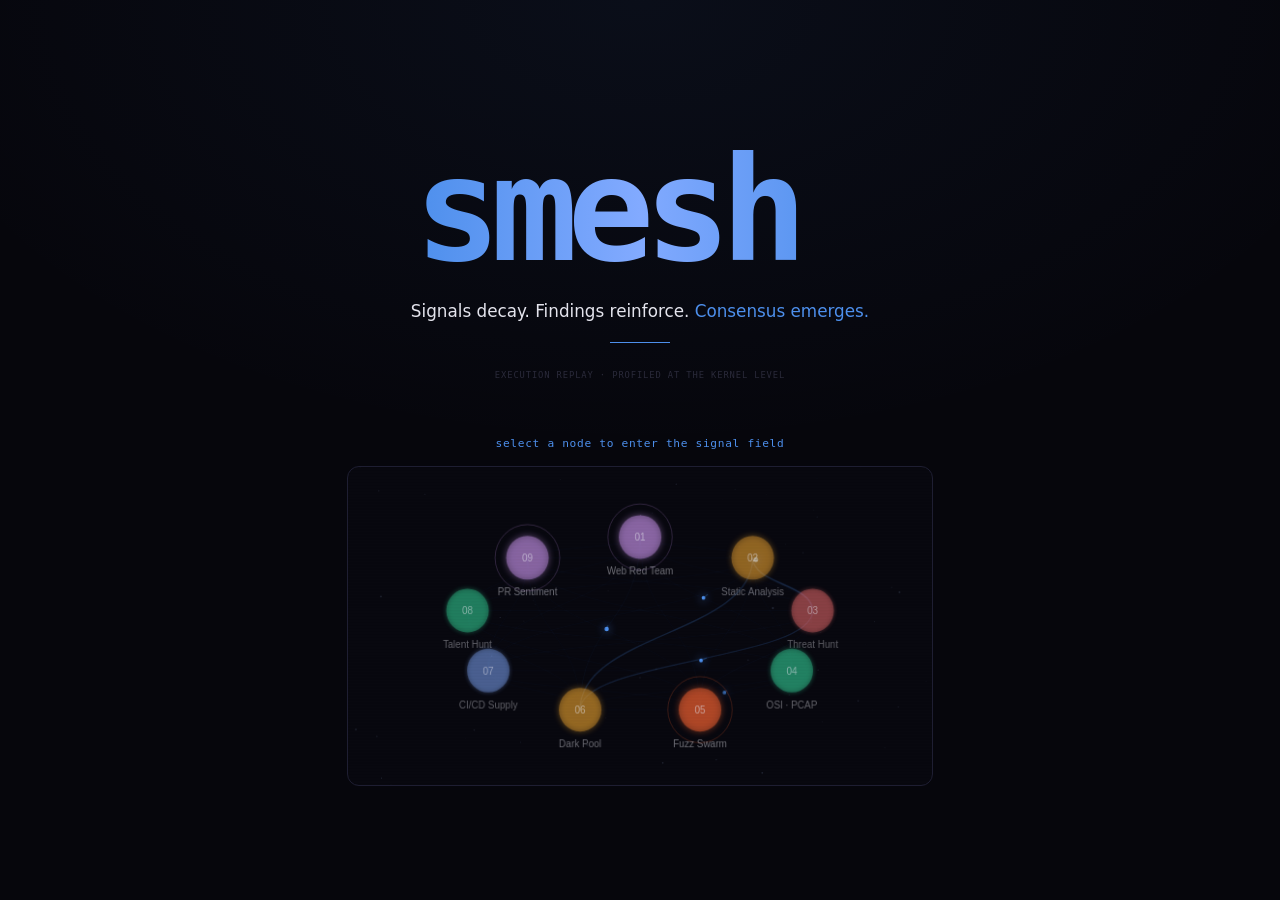
<file: smesh-cli/src/assets/viz.html>
<!DOCTYPE html>
<html lang="en">
<head>
<meta charset="utf-8">
<meta name="viewport" content="width=device-width, initial-scale=1">
<title>SMESH — Plant-Inspired AI Coordination</title>
<style>
:root{--bg:#06060c;--surface:#0d0d16;--card:#13131f;--border:#1e1e32;--text:#e4e4ed;--text2:#7a7a96;--dim:#4a4a64;--accent:#4d8fec;--glow:rgba(77,143,236,.15);--warm:#e8a030;--green:#34d399;--red:#f87171;--purple:#c792ea;--mono:'SF Mono','Cascadia Code','JetBrains Mono','Consolas',monospace;--sans:-apple-system,BlinkMacSystemFont,'Segoe UI',system-ui,sans-serif;--ease:cubic-bezier(.16,1,.3,1)}
*{margin:0;padding:0;box-sizing:border-box}
html{font-size:16px;scroll-behavior:smooth;-webkit-font-smoothing:antialiased}
body{font-family:var(--sans);background:var(--bg);color:var(--text);line-height:1.7;overflow-x:hidden}

/* ── landing ── */
#landing{min-height:100vh}
#viz-mode{display:none;position:fixed;top:0;left:0;right:0;bottom:0}

.reveal{opacity:0;transform:translateY(30px);transition:opacity .7s var(--ease),transform .7s var(--ease)}
.reveal.v{opacity:1;transform:translateY(0)}
.d1{transition-delay:.15s}.d2{transition-delay:.3s}.d3{transition-delay:.5s}.d4{transition-delay:.7s}.d5{transition-delay:.9s}

/* kinetic hero text */
.hero-word{display:inline-block;opacity:0;transform:translateY(60px) scale(.95);filter:blur(8px);transition:all 1s var(--ease)}
.hero-word.v{opacity:1;transform:translateY(0) scale(1);filter:blur(0)}
.hero-word:nth-child(1){transition-delay:.1s}
.hero-word:nth-child(2){transition-delay:.25s}
.hero-word:nth-child(3){transition-delay:.4s}

/* type shimmer */
@keyframes shimmer{0%{background-position:-200% center}100%{background-position:200% center}}
.shimmer{background:linear-gradient(90deg,var(--accent) 0%,#82aaff 25%,var(--accent) 50%,var(--purple) 75%,var(--accent) 100%);background-size:200% auto;-webkit-background-clip:text;-webkit-text-fill-color:transparent;background-clip:text;animation:shimmer 4s linear infinite}

/* brand mark breathing */
@keyframes brand-breathe{0%,100%{text-shadow:0 0 40px rgba(77,143,236,.15),0 0 80px rgba(77,143,236,.05)}50%{text-shadow:0 0 60px rgba(77,143,236,.25),0 0 120px rgba(77,143,236,.1)}}
.brand{animation:brand-breathe 3s ease-in-out infinite}

/* stagger mission cards */
.mission:nth-child(1){transition-delay:.6s}
.mission:nth-child(2){transition-delay:.72s}
.mission:nth-child(3){transition-delay:.84s}
.mission:nth-child(4){transition-delay:.96s}

/* subtitle line reveal */
@keyframes line-draw{from{width:0}to{width:60px}}
.line-accent{display:block;height:1px;background:var(--accent);margin:1rem auto;animation:line-draw 1s var(--ease) .5s both}

.container{max-width:1080px;margin:0 auto;padding:0 2rem}
section{padding:6rem 0;position:relative}
section+section{border-top:1px solid var(--border)}
.label{font-size:.7rem;font-weight:600;letter-spacing:.12em;text-transform:uppercase;color:var(--accent);margin-bottom:.75rem;display:block}
h1{font-size:clamp(2.5rem,7vw,5rem);font-weight:800;letter-spacing:-.04em;line-height:1.05}
h2{font-size:clamp(1.4rem,3vw,2.2rem);font-weight:700;letter-spacing:-.03em;line-height:1.2;margin-bottom:.75rem}
h3{font-size:1rem;font-weight:600;color:var(--text);margin-bottom:.4rem}
p{color:var(--text2);max-width:600px}
p+p{margin-top:.75rem}

/* hero */
.hero{min-height:100vh;display:flex;align-items:center;padding:4rem 0 2rem;background:radial-gradient(ellipse 60% 50% at 50% 0%,rgba(77,143,236,.06) 0%,transparent 100%),var(--bg)}
@media(max-width:600px){.hero{padding:3rem .5rem 1rem}.container{padding:0 1rem}#v-hud{font-size:.6rem;top:2.5rem;left:.5rem}#v-metrics{top:2.5rem;right:.5rem;font-size:.6rem}#v-ticker{font-size:.5rem;left:.5rem;right:.5rem;bottom:.5rem}#v-prov{display:none}#v-keys{display:none}#v-tabs .tab{font-size:.5rem;padding:.25rem .5rem}}
.hero h1 span{display:block}
.tagline{font-size:clamp(1rem,1.8vw,1.25rem);color:var(--text2);margin-top:1.25rem;max-width:520px;line-height:1.6}
.provenance-badge{font-family:var(--mono);font-size:.625rem;letter-spacing:.08em;text-transform:uppercase;color:var(--dim);border:1px solid var(--border);display:inline-block;padding:3px 10px;border-radius:3px;margin-top:1.5rem;background:rgba(77,143,236,.03)}

/* signal diagram */
.signal-row{display:flex;align-items:center;gap:0;margin:2.5rem 0;overflow-x:auto;padding-bottom:.5rem}
.sig-node{padding:.75rem 1rem;background:var(--card);border:1px solid var(--border);border-radius:10px;text-align:center;min-width:100px;flex-shrink:0;transition:all .3s var(--ease)}
.sig-node:hover{border-color:var(--accent);background:var(--glow);transform:translateY(-2px)}
.sig-node .sn{font-family:var(--mono);font-size:.75rem;font-weight:500}
.sig-node .sd{font-size:.625rem;color:var(--dim);margin-top:2px}
.sig-arrow{color:var(--dim);font-size:1.1rem;padding:0 .4rem;flex-shrink:0}

/* concept grid */
.concepts{display:grid;grid-template-columns:repeat(auto-fit,minmax(220px,1fr));gap:1px;background:var(--border);border:1px solid var(--border);border-radius:14px;overflow:hidden;margin-top:2rem}
.concept{background:var(--card);padding:1.5rem}
.concept .icon{font-size:1.5rem;margin-bottom:.5rem}
.concept .cname{font-family:var(--mono);font-size:.8rem;font-weight:600;color:var(--accent)}
.concept .cdesc{font-size:.8rem;color:var(--text2);margin-top:.3rem;line-height:1.5}

/* mission cards (fallback) */
.missions{display:grid;grid-template-columns:repeat(auto-fit,minmax(240px,1fr));gap:1.25rem;margin-top:2rem}
.mission{padding:1.5rem;background:var(--card);border:1px solid var(--border);border-radius:12px;cursor:pointer;transition:all .4s var(--ease);position:relative;overflow:hidden}
.mission:hover{transform:translateY(-4px) scale(1.02);box-shadow:0 12px 40px rgba(77,143,236,.15)}
.mission .mtag{font-family:var(--mono);font-size:.55rem;letter-spacing:.12em;text-transform:uppercase;margin-bottom:.4rem}
.mission h3{font-size:1.05rem;margin-bottom:.3rem}
.mission .mdesc{font-size:.75rem;color:var(--text2);line-height:1.5}
.mission .menter{font-family:var(--mono);font-size:.65rem;color:var(--dim);margin-top:.75rem;transition:color .3s,letter-spacing .3s}
.mission:hover .menter{color:var(--accent);letter-spacing:.05em}
/* top accent bar + animated glow */
.mission::before{content:'';position:absolute;top:0;left:0;right:0;height:2px;transition:height .3s,opacity .3s}
.mission:hover::before{height:3px;opacity:1}
.mission::after{content:'';position:absolute;top:0;left:0;right:0;height:60px;opacity:0;transition:opacity .4s;pointer-events:none}
.mission:hover::after{opacity:1}
/* per-card colors */
.mission:nth-child(1)::before{background:var(--purple)}.mission:nth-child(1)::after{background:linear-gradient(180deg,rgba(199,146,234,.08),transparent)}.mission:nth-child(1) .mtag{color:var(--purple)}.mission:nth-child(1):hover{border-color:rgba(199,146,234,.3)}
.mission:nth-child(2)::before{background:var(--warm)}.mission:nth-child(2)::after{background:linear-gradient(180deg,rgba(232,160,48,.08),transparent)}.mission:nth-child(2) .mtag{color:var(--warm)}.mission:nth-child(2):hover{border-color:rgba(232,160,48,.3)}
.mission:nth-child(3)::before{background:var(--red)}.mission:nth-child(3)::after{background:linear-gradient(180deg,rgba(248,113,113,.08),transparent)}.mission:nth-child(3) .mtag{color:var(--red)}.mission:nth-child(3):hover{border-color:rgba(248,113,113,.3)}
.mission:nth-child(4)::before{background:var(--green)}.mission:nth-child(4)::after{background:linear-gradient(180deg,rgba(52,211,153,.08),transparent)}.mission:nth-child(4) .mtag{color:var(--green)}.mission:nth-child(4):hover{border-color:rgba(52,211,153,.3)}
/* pulse dot */
.mission .pulse{width:6px;height:6px;border-radius:50%;display:inline-block;margin-right:6px;animation:pulse-dot 2s ease-in-out infinite;vertical-align:middle}
@keyframes pulse-dot{0%,100%{opacity:.3;transform:scale(1)}50%{opacity:1;transform:scale(1.4)}}
@keyframes cta-breathe{0%,100%{opacity:.5;letter-spacing:.06em}50%{opacity:1;letter-spacing:.1em}}
.cta-pulse{animation:cta-breathe 3s ease-in-out infinite}
.mission:nth-child(1) .pulse{background:var(--purple)}.mission:nth-child(2) .pulse{background:var(--warm)}.mission:nth-child(3) .pulse{background:var(--red)}.mission:nth-child(4) .pulse{background:var(--green)}

/* nav */
nav{position:fixed;top:0;left:0;right:0;z-index:100;padding:.75rem 2rem;background:rgba(6,6,12,.85);backdrop-filter:blur(20px);border-bottom:1px solid transparent;transition:border-color .3s}
nav.scrolled{border-bottom-color:var(--border)}
nav .inner{max-width:1080px;margin:0 auto;display:flex;justify-content:space-between;align-items:center}
nav .logo{font-family:var(--mono);font-size:1rem;font-weight:600;color:var(--text);text-decoration:none}
nav .nav-r{display:flex;gap:1.5rem;align-items:center;font-size:.8rem}
nav .nav-r a{color:var(--dim);text-decoration:none;transition:color .2s}
nav .nav-r a:hover{color:var(--text)}

/* footer */
.foot{text-align:center;padding:3rem 0;border-top:1px solid var(--border)}
.foot p{font-size:.75rem;color:var(--dim);margin:0 auto}

/* ── viz mode ── */
#viz-mode canvas{display:block;position:fixed;top:0;left:0}
#viz-ui{position:fixed;top:0;left:0;right:0;bottom:0;pointer-events:none;z-index:10}
#v-back{position:fixed;top:.75rem;left:.75rem;z-index:20;pointer-events:all;font-family:var(--mono);font-size:.7rem;padding:.4rem .8rem;background:rgba(6,6,12,.85);border:1px solid var(--border);border-radius:6px;color:var(--dim);cursor:pointer;transition:all .2s}
#v-back:hover{color:var(--text);border-color:var(--accent)}
#v-tabs{position:fixed;top:.75rem;left:50%;transform:translateX(-50%);z-index:20;display:flex;gap:0;font-family:var(--mono);font-size:.65rem;pointer-events:all}
.tab{padding:.35rem .9rem;background:rgba(6,6,12,.85);border:1px solid var(--border);cursor:pointer;color:var(--dim);transition:all .2s;user-select:none}
.tab:first-child{border-radius:5px 0 0 5px}.tab:last-child{border-radius:0 5px 5px 0}
.tab.active{color:var(--accent);border-color:var(--accent);background:rgba(77,143,236,.08)}
#v-hud{position:absolute;top:2.75rem;left:1rem;font-family:var(--mono);font-size:.7rem}
#v-hud .t{font-size:.8rem;font-weight:600;color:var(--accent);letter-spacing:2px;margin-bottom:2px}
#v-hud .prov{font-size:.5rem;letter-spacing:.08em;text-transform:uppercase;color:#334;border:1px solid #1a1a2a;display:inline-block;padding:1px 6px;border-radius:3px;margin-bottom:6px;background:rgba(77,143,236,.04)}
#v-hud .sub{font-size:.6rem;color:var(--dim)}
#v-hud .phase{font-size:1rem;font-weight:700;margin-top:8px}
#v-hud .det{font-size:.6rem;color:var(--text2);margin-top:2px}
#v-metrics{position:absolute;top:2.75rem;right:1rem;display:flex;flex-direction:column;gap:.35rem;font-family:var(--mono);font-size:.65rem}
.mc{background:rgba(6,6,12,.85);border:1px solid var(--border);border-radius:6px;padding:.35rem .6rem}
.mc .l{color:var(--dim);font-size:.55rem}.mc .val{font-size:.9rem;font-weight:600;margin-top:1px}
#v-ticker{position:absolute;bottom:.75rem;left:.75rem;right:.75rem;display:flex;gap:.35rem;overflow:hidden;font-family:var(--mono);font-size:.575rem}
.ti{background:rgba(6,6,12,.85);border-radius:4px;padding:.15rem .4rem;white-space:nowrap;flex-shrink:0;transition:opacity .6s}
#v-prov{position:absolute;bottom:3rem;left:1rem;font-family:var(--mono);font-size:.45rem;color:#1a1a28;line-height:1.7;max-width:400px}
#v-keys{position:absolute;bottom:3rem;right:1rem;font-family:var(--mono);font-size:.5rem;color:#222;text-align:right}
</style>
</head>
<body>

<!-- ══════════════════════════════════════════ -->
<!-- LANDING PAGE                              -->
<!-- ══════════════════════════════════════════ -->
<div id="landing">

<section class="hero" style="flex-direction:column;justify-content:center;text-align:center;min-height:100vh">
  <div class="container" style="display:flex;flex-direction:column;align-items:center">

    <!-- brand mark -->
    <div style="font-family:var(--mono);font-size:clamp(4rem,12vw,9rem);font-weight:800;letter-spacing:-.07em;line-height:.9;margin-bottom:.5rem" class="brand shimmer hero-word">smesh<span style="font-size:.35em;vertical-align:super;letter-spacing:0;margin-left:.15em;opacity:.7">AI</span></div>

    <!-- kinetic tagline — each phrase arrives separately -->
    <div style="font-size:clamp(.85rem,1.4vw,1.05rem);color:var(--text2);margin-top:.75rem;line-height:1.8">
      <span class="hero-word" style="color:var(--text)">Signals decay.</span>
      <span class="hero-word" style="color:var(--text)">Findings reinforce.</span>
      <span class="hero-word" style="color:var(--accent)">Consensus emerges.</span>
    </div>

    <span class="line-accent"></span>

    <div class="reveal d2" style="margin-bottom:3rem">
      <span style="font-family:var(--mono);font-size:.55rem;letter-spacing:.1em;text-transform:uppercase;color:#2a2a3a">execution replay · profiled at the kernel level</span>
    </div>

    <div class="reveal d2 cta-pulse" style="font-family:var(--mono);font-size:.7rem;color:var(--accent);letter-spacing:.06em;margin-bottom:.75rem">select a node to enter the signal field</div>

    <!-- interactive signal field selector -->
    <canvas id="selector" class="reveal d3" style="width:calc(100% - 1rem);max-width:720px;height:min(320px,55vw);border-radius:12px;cursor:pointer;border:1px solid var(--border);background:#08080f;touch-action:none"></canvas>
  </div>
</section>
</div>

<!-- ══════════════════════════════════════════ -->
<!-- VIZ MODE                                  -->
<!-- ══════════════════════════════════════════ -->
<div id="viz-mode">
  <button id="v-back" onclick="exitViz()">← back</button>
  <div id="v-tabs">
    <div class="tab active" data-tab="0">WEB RED TEAM</div>
    <div class="tab" data-tab="1">STATIC ANALYSIS</div>
    <div class="tab" data-tab="2">THREAT HUNT</div>
    <div class="tab" data-tab="3">OSI · PCAP</div>
    <div class="tab" data-tab="4">FUZZ SWARM</div>
    <div class="tab" data-tab="5">DARK POOL</div>
    <div class="tab" data-tab="6">CI/CD SUPPLY</div>
    <div class="tab" data-tab="7">TALENT HUNT</div>
    <div class="tab" data-tab="8">PR SENTIMENT</div>
  </div>
  <div id="viz-ui">
    <div id="v-hud">
      <div class="t">SMESH SIGNAL FIELD</div>
      <div class="prov">EXECUTION REPLAY · strace(1) · /proc · profiled syscall capture</div>
      <div class="sub" id="h-sub"></div>
      <div class="phase" id="p-name">INITIALIZING</div>
      <div class="det" id="p-det"></div>
    </div>
    <div id="v-metrics">
      <div class="mc"><div class="l">signals</div><div class="val" id="m-sig" style="color:var(--warm)">0</div></div>
      <div class="mc"><div class="l">kernel syscalls</div><div class="val" id="m-sys" style="color:var(--accent)">0</div></div>
      <div class="mc"><div class="l">findings</div><div class="val" id="m-fnd" style="color:var(--red)">0</div></div>
      <div class="mc"><div class="l">consensus</div><div class="val" id="m-con" style="color:var(--green)">0</div></div>
    </div>
    <div id="v-ticker"></div>
    <div id="v-prov">Not a simulation. Derived from strace -f -c kernel capture.<br>Syscall counts are real. Decay: I(t) = I₀·e⁻ᵏᵗ</div>
    <div id="v-keys">SPACE pause · +/- speed · R restart · ESC exit · 1-9 missions</div>
  </div>
  <canvas id="c"></canvas>
</div>

<!-- ══════════════════════════════════════════ -->
<!-- SCRIPTS                                   -->
<!-- ══════════════════════════════════════════ -->
<script>
// ── Landing page reveals ──
// ── selector field (mini interactive viz) ──
(function(){
  const cv=document.getElementById('selector');
  if(!cv)return;
  const cx=cv.getContext('2d'), dp=devicePixelRatio||1;
  let sw,sh,mx=-1,my=-1;

  function szs(){
    const r=cv.getBoundingClientRect();
    sw=r.width;sh=r.height;cv.width=sw*dp;cv.height=sh*dp;cx.setTransform(dp,0,0,dp,0,0);
    layMissions();
  }

  const MNODES=[
    {label:'Web Red Team',sub:'12 agents · 3.9M events',col:'#c792ea',idx:0,glow:.3,halo:0},
    {label:'Static Analysis',sub:'Fast meets slow',col:'#e8a030',idx:1,glow:.3,halo:0},
    {label:'Threat Hunt',sub:'8 hunters · kill chain',col:'#f87171',idx:2,glow:.3,halo:0},
    {label:'OSI · PCAP',sub:'Physics finds the beacon',col:'#34d399',idx:3,glow:.3,halo:0},
    {label:'Fuzz Swarm',sub:'2.1M syscalls · 30s',col:'#ff6633',idx:4,glow:.3,halo:0},
    {label:'Dark Pool',sub:'10K trades · Polygon.io',col:'#e8a030',idx:5,glow:.3,halo:0},
    {label:'CI/CD Supply',sub:'33 workflows · next.js',col:'#82aaff',idx:6,glow:.3,halo:0},
    {label:'Talent Hunt',sub:'Zig security · dream team',col:'#34d399',idx:7,glow:.3,halo:0},
    {label:'PR Sentiment',sub:'800 comments · 8 repos',col:'#c792ea',idx:8,glow:.3,halo:0},
  ];
  const medges=[],mparticles=[],mstars=[];
  let hover=-1;

  function layMissions(){
    if(!sw)return;
    const cxx=sw/2,cyy=sh/2;
    const compact=sw<500;
    const rx=sw*(compact?.32:.3),ry=sh*(compact?.3:.28);
    const nr=compact?18:22;
    MNODES.forEach((n,i)=>{
      const a=-Math.PI/2+i/MNODES.length*Math.PI*2;
      n.x=cxx+Math.cos(a)*rx;
      n.y=cyy+Math.sin(a)*ry;
      n.r=nr;
    });
    medges.length=0;
    for(let i=0;i<MNODES.length;i++)for(let j=i+1;j<MNODES.length;j++)medges.push({a:i,b:j,glow:0});
    mstars.length=0;
    for(let i=0;i<80;i++)mstars.push({x:Math.random()*sw,y:Math.random()*sh,r:Math.random()*.8+.2,a:.1+Math.random()*.2,tw:Math.random()*6});
  }

  szs();
  window.addEventListener('resize',szs);

  cv.addEventListener('mousemove',e=>{
    const r=cv.getBoundingClientRect();
    mx=e.clientX-r.left;my=e.clientY-r.top;
    hover=-1;
    MNODES.forEach((n,i)=>{
      const d=Math.sqrt((mx-n.x)**2+(my-n.y)**2);
      if(d<n.r+15)hover=i;
    });
    cv.style.cursor=hover>=0?'pointer':'default';
  });
  cv.addEventListener('mouseleave',()=>{mx=-1;my=-1;hover=-1;cv.style.cursor='default'});
  cv.addEventListener('click',()=>{if(hover>=0)enterViz(hover)});
  // touch support
  cv.addEventListener('touchstart',e=>{
    e.preventDefault();
    const t=e.touches[0],r=cv.getBoundingClientRect();
    mx=t.clientX-r.left;my=t.clientY-r.top;
    hover=-1;
    MNODES.forEach((n,i)=>{if(Math.sqrt((mx-n.x)**2+(my-n.y)**2)<n.r+20)hover=i});
    if(hover>=0)enterViz(hover);
  },{passive:false});

  function emitMP(fx,fy,tx,ty,col){
    const mmx=(fx+tx)/2+(Math.random()-.5)*30;
    const mmy=(fy+ty)/2+(Math.random()-.5)*20;
    mparticles.push({x:fx,y:fy,ox:fx,oy:fy,tx,ty,mx:mmx,my:mmy,t:0,spd:.008+Math.random()*.01,col,sz:1.5+Math.random()});
  }

  function bz(ax,ay,mmx,mmy,bx,by,t){const u=1-t;return{x:u*u*ax+2*u*t*mmx+t*t*bx,y:u*u*ay+2*u*t*mmy+t*t*by}}

  let frame=0;
  function draw(){
    requestAnimationFrame(draw);
    frame++;
    cx.clearRect(0,0,sw,sh);

    // stars
    for(const s of mstars){
      s.tw+=.015;
      cx.beginPath();cx.arc(s.x,s.y,s.r,0,Math.PI*2);
      cx.fillStyle=`rgba(140,160,200,${s.a*(.6+Math.sin(s.tw)*.4)})`;cx.fill();
    }

    // edges
    for(const e of medges){
      const a=MNODES[e.a],b=MNODES[e.b];
      cx.beginPath();cx.moveTo(a.x,a.y);
      const mmy=(a.y+b.y)/2;
      cx.bezierCurveTo(a.x,mmy,b.x,mmy,b.x,b.y);
      const eg=Math.max(e.glow,(hover===e.a||hover===e.b)?.3:0);
      cx.strokeStyle=`rgba(77,143,236,${.06+eg*.25})`;
      cx.lineWidth=eg>.1?1.2:.5;
      if(eg>.1){cx.shadowColor='#4d8fec';cx.shadowBlur=4*eg}
      cx.stroke();cx.shadowBlur=0;
      e.glow*=.95;
    }

    // ambient particles between nodes
    if(frame%12===0){
      const ei=Math.floor(Math.random()*medges.length);
      const e=medges[ei];
      const a=MNODES[e.a],b=MNODES[e.b];
      emitMP(a.x,a.y,b.x,b.y,'#4d8fec');
      e.glow=.5;
    }

    // particles
    for(let i=mparticles.length-1;i>=0;i--){
      const p=mparticles[i];
      p.t+=p.spd;if(p.t>=1){mparticles.splice(i,1);continue}
      const pt=bz(p.ox,p.oy,p.mx,p.my,p.tx,p.ty,p.t);
      const px=p.x,py=p.y;p.x=pt.x;p.y=pt.y;
      const al=p.t<.7?1:(1-p.t)*3.3;
      const dx=p.x-px,dy=p.y-py;
      if(Math.sqrt(dx*dx+dy*dy)>1){
        cx.beginPath();cx.moveTo(p.x-dx*1.5,p.y-dy*1.5);cx.lineTo(p.x,p.y);
        cx.strokeStyle=p.col;cx.lineWidth=p.sz*.6;cx.globalAlpha=al*.3;
        cx.shadowColor=p.col;cx.shadowBlur=6;cx.stroke();cx.shadowBlur=0;
      }
      cx.beginPath();cx.arc(p.x,p.y,p.sz,0,Math.PI*2);
      cx.fillStyle=p.col;cx.shadowColor=p.col;cx.shadowBlur=10;cx.globalAlpha=al;
      cx.fill();cx.globalAlpha=1;cx.shadowBlur=0;
    }

    // nodes
    MNODES.forEach((n,i)=>{
      const isHover=hover===i;
      const dist=mx>=0?Math.sqrt((mx-n.x)**2+(my-n.y)**2):999;
      const prox=Math.max(0,1-dist/120); // proximity glow

      const targetGlow=isHover?1:.3+prox*.3+Math.sin(frame*.03+i*1.5)*.08;
      n.glow+=(targetGlow-n.glow)*.08;
      n.halo+=(isHover?.8:prox*.3-n.halo)*.06;

      // halo
      if(n.halo>.02){
        const hr=n.r*3+n.halo*20;
        const hg=cx.createRadialGradient(n.x,n.y,0,n.x,n.y,hr);
        hg.addColorStop(0,n.col+'30');hg.addColorStop(1,'transparent');
        cx.fillStyle=hg;cx.fillRect(n.x-hr,n.y-hr,hr*2,hr*2);
      }

      // node circle
      cx.beginPath();cx.arc(n.x,n.y,n.r*(isHover?1.12:1),0,Math.PI*2);
      cx.fillStyle=n.col;cx.shadowColor=n.col;cx.shadowBlur=20*n.glow;
      cx.globalAlpha=.15+n.glow*.75;cx.fill();cx.globalAlpha=1;cx.shadowBlur=0;

      // ring
      if(n.glow>.35){
        cx.beginPath();cx.arc(n.x,n.y,n.r+(1-n.glow)*18,0,Math.PI*2);
        cx.strokeStyle=n.col+'44';cx.lineWidth=.8;cx.stroke();
      }

      // number
      const compact=sw<500;
      const fs1=compact?(isHover?11:10):(isHover?14:12);
      const fs2=compact?(isHover?8:7):(isHover?11:9);
      cx.fillStyle=`rgba(228,228,237,${.4+n.glow*.5})`;
      cx.font='700 '+fs1+'px var(--mono)';cx.textAlign='center';
      cx.fillText('0'+(i+1),n.x,n.y+4);

      // label below
      const labelAlpha=.25+n.glow*.6+(isHover?.3:0);
      cx.fillStyle=`rgba(228,228,237,${labelAlpha})`;
      cx.font=(isHover?'600':'500')+' '+fs2+'px var(--mono)';
      cx.fillText(n.label,n.x,n.y+n.r+(compact?12:16));

      // subtitle on hover (desktop only)
      if(isHover&&!compact){
        cx.fillStyle=`rgba(122,122,150,.7)`;
        cx.font='400 8px var(--sans)';
        cx.fillText(n.sub,n.x,n.y+n.r+30);
      }

      // burst on hover enter
      if(isHover&&n.halo<.2){
        for(let j=0;j<5;j++){
          const a=Math.random()*Math.PI*2,d=30+Math.random()*25;
          emitMP(n.x,n.y,n.x+Math.cos(a)*d,n.y+Math.sin(a)*d,n.col);
        }
      }
    });

    // scan lines
    cx.fillStyle='rgba(0,0,0,.025)';
    for(let y=0;y<sh;y+=3)cx.fillRect(0,y,sw,1);
  }

  // trigger layout after reveal animation
  const robs=new IntersectionObserver(e=>{if(e[0].isIntersecting){szs();robs.disconnect()}},{threshold:.1});
  robs.observe(cv);

  draw();
})();

// reveal observer
const obs=new IntersectionObserver(e=>e.forEach(x=>{if(x.isIntersecting)x.target.classList.add('v')}),{threshold:.1,rootMargin:'0px 0px -30px 0px'});
document.querySelectorAll('.reveal').forEach(el=>obs.observe(el));

// hero words — staggered entrance on load
setTimeout(()=>{document.querySelectorAll('.hero-word').forEach(w=>w.classList.add('v'))},200);

// ── Viz engine ──
function enterViz(tab){
  document.getElementById('landing').style.display='none';
  document.getElementById('viz-mode').style.display='block';
  document.body.style.overflow='hidden';
  if(!vizStarted){initViz();vizStarted=true}
  switchTab(tab);
}
function exitViz(){
  document.getElementById('viz-mode').style.display='none';
  document.getElementById('landing').style.display='block';
  document.body.style.overflow='';
}
let vizStarted=false;

function initViz(){
const C=document.getElementById('c'),X=C.getContext('2d'),D=devicePixelRatio||1;
let W,H;
const nodes={},edges=[],outerN=[],particles=[],shockwaves=[],pulseWaves=[],starField=[];
let activeTab=0,T=0,speed=10,play=true,finds=0,cons=0,auraAlpha=0;
const firedF=new Set,firedR=new Set,actPh=new Set;
let sigSec=0,dSps=0,lastSec=performance.now();
const tickEl=document.getElementById('v-ticker'),ticks=[];

function resetState(){T=0;finds=0;cons=0;auraAlpha=0;firedF.clear();firedR.clear();actPh.clear();particles.length=0;shockwaves.length=0;pulseWaves.length=0;ticks.forEach(t=>t.remove());ticks.length=0;Object.values(nodes).forEach(n=>{n.glow=n.ti===0?.35:0;n.halo=0});outerN.forEach(s=>{s.disc=false;s.glow=0})}

const COL={dim:'rgba(30,30,50,.45)',dimE:'rgba(20,20,40,.12)',orch:'#4d8fec',t1:'#c792ea',t2:'#e8a030',t3:'#34d399',sub:'#0f2a44',subLit:'#4d8fec',edgeG:'#4d8fec',sev:{CRITICAL:'#ff2222',HIGH:'#ff6633',MEDIUM:'#e8a030',LOW:'#4d8fec',INFO:'#2a4466',WARNING:'#e8a030'},reinforce:'#34d399'};

// ── MISSION DATA (same as before, condensed) ──
const M_DATA=[
{name:'WEB RED TEAM',sub:'3.9M syscalls · 595K kernel events · strace -f -c profiled',tt:580,
phases:[{id:'SUB',ti:1,t0:0,t1:30,l:'SUBFINDER',d:'passive enum',sc:2100},{id:'DNS',ti:1,t0:30,t1:55,l:'DNSX',d:'resolve 539→43',sc:4200},{id:'NAA',ti:1,t0:55,t1:175,l:'NAABU',d:'131K connect()',sc:215e3},{id:'HTX',ti:1,t0:175,t1:210,l:'HTTPX',d:'tech detect',sc:12e3},{id:'KAT',ti:1,t0:210,t1:280,l:'KATANA',d:'596 URLs',sc:18e3},{id:'NUC',ti:1,t0:280,t1:340,l:'NUCLEI',d:'vuln templates',sc:35e3},{id:'WP',ti:2,t0:340,t1:400,l:'WP DEEP',d:'xmlrpc · enum',sc:4500},{id:'API',ti:2,t0:400,t1:450,l:'API ANALYST',d:'openid · swagger',sc:8e3},{id:'CLD',ti:2,t0:450,t1:480,l:'CLOUD RECON',d:'GCP · buckets',sc:3200},{id:'STG',ti:2,t0:480,t1:510,l:'STAGING RAID',d:'qa/sandbox',sc:5e3},{id:'AUT',ti:2,t0:510,t1:550,l:'AUTH HEADERS',d:'CORS · CSP',sc:6e3},{id:'CON',ti:3,t0:550,t1:575,l:'CONSENSUS',d:'signal reinforce',sc:200}],
outer:Array.from({length:30},(_,i)=>'n-'+String.fromCharCode(945+Math.floor(i/3))+((i%3)+1).toString().padStart(2,'0')),ol:'TARGET NODES',
findings:[{t:300,f:'NUC',s:'MEDIUM',m:'template match'},{t:320,f:'NUC',s:'HIGH',m:'CVE pattern'},{t:350,f:'WP',s:'MEDIUM',m:'RPC amplification'},{t:358,f:'WP',s:'HIGH',m:'brute force path'},{t:365,f:'WP',s:'LOW',m:'cron endpoint'},{t:370,f:'WP',s:'LOW',m:'user enum'},{t:410,f:'API',s:'HIGH',m:'auth config exposed'},{t:420,f:'API',s:'HIGH',m:'staging redirect'},{t:435,f:'API',s:'MEDIUM',m:'undoc endpoint'},{t:455,f:'CLD',s:'INFO',m:'bucket 403'},{t:460,f:'CLD',s:'HIGH',m:'direct IP no WAF'},{t:490,f:'STG',s:'HIGH',m:'non-prod live'},{t:495,f:'STG',s:'CRITICAL',m:'ops panel exposed'},...Array.from({length:20},(_,i)=>({t:515+i*1.5,f:'AUT',s:['MEDIUM','LOW','MEDIUM','LOW','MEDIUM'][i%5],m:['no CSP','no HSTS','no policy','CORS misc','ver leak'][i%5]}))],
reinforcements:[{t:372,a:'WP',b:'NUC'},{t:425,a:'API',b:'STG'},{t:498,a:'STG',b:'API'},{t:535,a:'AUT',b:'WP'},{t:540,a:'AUT',b:'API'},...Array.from({length:8},(_,i)=>({t:555+i*2,a:'CON',b:['WP','API','STG','AUT','NUC','CLD','WP','API'][i]}))],
storm:{id:'NAA',t0:55,t1:175,rate:.5,col:'#f8717188'}},

{name:'STATIC ANALYSIS',sub:'2.66M syscalls · zentinel 5,949 vs semgrep 2,651,643 · strace profiled',tt:180,
phases:[{id:'ZNT',ti:1,t0:0,t1:12,l:'ZENTINEL',d:'0.22s · Zig native',sc:5949},{id:'GLK',ti:1,t0:0,t1:14,l:'GITLEAKS',d:'0.25s · Go',sc:4426},{id:'GRP',ti:1,t0:0,t1:3,l:'GREP',d:'0.006s · Unix',sc:50},{id:'SGR',ti:1,t0:0,t1:140,l:'SEMGREP',d:'32s · 2.6M syscalls',sc:2651643},{id:'COR',ti:2,t0:12,t1:145,l:'CORRELATOR',d:'cross-tool reinforce',sc:100},{id:'CON',ti:3,t0:145,t1:170,l:'CONSENSUS',d:'56 findings confirmed',sc:50}],
outer:['application.js','request.js','response.js','router/index.js','router/route.js','router/layer.js','utils.js','view.js','auth/index.js','session/index.js','session/redis.js','mvc/index.js','cookies/index.js','cookie-sessions/index.js','error/index.js','params/index.js','resource/index.js','app.listen.js','app.options.js','app.param.js','app.render.js','app.request.js','app.response.js','app.route.js','app.router.js','app.use.js','req.hostname.js','req.ip.js','res.cookie.js','res.redirect.js'],ol:'SOURCE FILES',
findings:[{t:3,f:'GRP',s:'HIGH',m:'hardcoded secret'},{t:4,f:'GRP',s:'HIGH',m:'hardcoded secret'},{t:5,f:'GRP',s:'HIGH',m:'hardcoded secret'},{t:6,f:'GRP',s:'HIGH',m:'hardcoded secret'},{t:7,f:'GRP',s:'MEDIUM',m:'hardcoded secret'},{t:8,f:'ZNT',s:'MEDIUM',m:'eval() pattern'},{t:9,f:'ZNT',s:'MEDIUM',m:'injection sink'},{t:10,f:'ZNT',s:'LOW',m:'weak random'},{t:140,f:'SGR',s:'MEDIUM',m:'cookie-session default'},{t:141,f:'SGR',s:'MEDIUM',m:'no domain set'},{t:141.5,f:'SGR',s:'MEDIUM',m:'no expires'},{t:142,f:'SGR',s:'MEDIUM',m:'no httponly'},{t:142.5,f:'SGR',s:'MEDIUM',m:'no path'},{t:143,f:'SGR',s:'MEDIUM',m:'no secure'},{t:143.5,f:'SGR',s:'MEDIUM',m:'hardcoded secret'},{t:144,f:'SGR',s:'MEDIUM',m:'tainted redirect'},...Array.from({length:12},(_,i)=>({t:144.5+i*.4,f:'SGR',s:'MEDIUM',m:['open redirect','no csrf','info leak','path traversal','cookie misc','session fix','header inject','unsafe regex','prototype pollute','ssrf','cors misc','xss sink'][i]}))],
reinforcements:[{t:11,a:'ZNT',b:'GRP'},{t:20,a:'COR',b:'GRP'},{t:40,a:'COR',b:'ZNT'},{t:80,a:'COR',b:'ZNT'},{t:145,a:'SGR',b:'ZNT'},{t:146,a:'SGR',b:'GRP'},{t:147,a:'SGR',b:'ZNT'},{t:148,a:'SGR',b:'GRP'},...Array.from({length:10},(_,i)=>({t:150+i*2,a:'CON',b:['ZNT','SGR','GRP','GLK','ZNT','SGR','GRP','ZNT','SGR','GRP'][i]}))],
storm:{id:'SGR',t0:0,t1:140,rate:.6,col:'#c792ea44'}},

{name:'THREAT HUNT',sub:'tailx 12ms triage · 24 events → 19 groups · Drain + EWMA + CUSUM profiled',tt:240,
phases:[{id:'TLX',ti:1,t0:0,t1:8,l:'TAILX INGEST',d:'12ms · Drain algo',sc:200},{id:'TRI',ti:1,t0:8,t1:20,l:'TAILX TRIAGE',d:'anomaly detect',sc:150},{id:'LAT',ti:1,t0:20,t1:80,l:'LATERAL MVMT',d:'T1021 · T1078',sc:1200},{id:'EXF',ti:1,t0:20,t1:90,l:'EXFILTRATION',d:'T1567 · T1048',sc:1400},{id:'PER',ti:1,t0:25,t1:75,l:'PERSISTENCE',d:'T1053 · T1543',sc:900},{id:'C2H',ti:1,t0:25,t1:85,l:'C2 BEACON',d:'T1071 · DGA',sc:1100},{id:'PRV',ti:2,t0:80,t1:130,l:'PRIV ESCALATION',d:'T1078.004 · T1098',sc:800},{id:'LOL',ti:2,t0:85,t1:135,l:'LIVING OFF LAND',d:'T1059 · curl|bash',sc:700},{id:'ATK',ti:2,t0:130,t1:180,l:'ATTACK CHAIN',d:'kill chain recon',sc:300},{id:'CON',ti:3,t0:180,t1:230,l:'HUNT CONSENSUS',d:'signal reinforce',sc:100}],
outer:['compute-audit','iam-admin','storage-access','auth-login','dns-query','network-flow','logging-config','metadata-api','firewall-rules','ssh-sessions','api-keys','sa-tokens','bucket-policy','startup-scripts','instance-create','role-binding','egress-monitor','tor-detection','geo-anomaly','mfa-events','cron-scheduler','systemd-journal','process-exec','file-integrity','alert-routing','siem-connector','waf-logs','vpc-flow','cloud-nat','load-balancer'],ol:'LOG SOURCES',
findings:[{t:5,f:'TLX',s:'HIGH',m:'3x failed → success'},{t:6,f:'TLX',s:'HIGH',m:'MFA bypass'},{t:7,f:'TLX',s:'MEDIUM',m:'firewall 0.0.0.0/0'},{t:8,f:'TRI',s:'HIGH',m:'847 TXT queries'},{t:9,f:'TRI',s:'CRITICAL',m:'Tor exit on storage'},{t:10,f:'TRI',s:'MEDIUM',m:'log sink deleted'},{t:30,f:'LAT',s:'HIGH',m:'SSH pivot chain'},{t:40,f:'LAT',s:'MEDIUM',m:'SA credential reuse'},{t:50,f:'LAT',s:'HIGH',m:'metadata token theft'},{t:35,f:'EXF',s:'CRITICAL',m:'4.2GB to public bucket'},{t:45,f:'EXF',s:'HIGH',m:'db-snapshot copied'},{t:55,f:'EXF',s:'CRITICAL',m:'12GB egress spike'},{t:65,f:'EXF',s:'HIGH',m:'DNS tunnel to c2-relay'},{t:32,f:'PER',s:'HIGH',m:'curl|bash startup'},{t:42,f:'PER',s:'MEDIUM',m:'new SA key'},{t:52,f:'PER',s:'HIGH',m:'2x sinks deleted'},{t:38,f:'C2H',s:'HIGH',m:'DNS beacon detected'},{t:48,f:'C2H',s:'MEDIUM',m:'60s ± jitter interval'},{t:58,f:'C2H',s:'HIGH',m:'known Tor exit IP'},{t:85,f:'PRV',s:'CRITICAL',m:'roles/owner from Tor'},{t:95,f:'PRV',s:'HIGH',m:'TokenCreator chain'},{t:105,f:'PRV',s:'HIGH',m:'allUsers on bucket'},{t:90,f:'LOL',s:'HIGH',m:'curl|bash in startup'},{t:100,f:'LOL',s:'MEDIUM',m:'metadata SA extract'},{t:110,f:'LOL',s:'HIGH',m:'gcloud API abuse'},{t:135,f:'ATK',s:'CRITICAL',m:'KILL CHAIN confirmed'},{t:145,f:'ATK',s:'CRITICAL',m:'8 min to 16GB exfil'},{t:155,f:'ATK',s:'HIGH',m:'Tor-based actor'},{t:165,f:'ATK',s:'HIGH',m:'db + 4.2GB exfilled'},...Array.from({length:8},(_,i)=>({t:185+i*3,f:'CON',s:'CRITICAL',m:['chain confirmed','timeline locked','IOCs extracted','MITRE mapped','SA revoked','bucket locked','FW restored','sinks restored'][i]}))],
reinforcements:[{t:36,a:'EXF',b:'TLX'},{t:41,a:'LAT',b:'TLX'},{t:46,a:'C2H',b:'TRI'},{t:51,a:'PER',b:'LAT'},{t:56,a:'EXF',b:'C2H'},{t:88,a:'PRV',b:'LAT'},{t:93,a:'PRV',b:'EXF'},{t:98,a:'LOL',b:'PER'},{t:103,a:'LOL',b:'C2H'},{t:108,a:'PRV',b:'TLX'},{t:140,a:'ATK',b:'LAT'},{t:142,a:'ATK',b:'EXF'},{t:144,a:'ATK',b:'PRV'},{t:146,a:'ATK',b:'C2H'},{t:148,a:'ATK',b:'PER'},{t:150,a:'ATK',b:'LOL'},...Array.from({length:12},(_,i)=>({t:185+i*3,a:'CON',b:['TLX','LAT','EXF','PER','C2H','PRV','LOL','ATK','TLX','LAT','EXF','PRV'][i]}))],
storm:{id:'TLX',t0:0,t1:8,rate:.8,col:'#4d8fec44'}},

{name:'OSI · PCAP',sub:'floq Floquet spectral · 35K syscalls · 56MB pcap in 1.4s · Zig native',tt:200,
phases:[{id:'FLQ',ti:1,t0:0,t1:25,l:'FLOQ SPECTRAL',d:'LSR + ACF + Jitter',sc:35718},{id:'TCP',ti:1,t0:0,t1:30,l:'TCP LAYER',d:'SYN/ACK/RST',sc:14e3},{id:'DNS2',ti:1,t0:5,t1:35,l:'DNS LAYER',d:'TXT tunnel · DGA',sc:8e3},{id:'TLS2',ti:1,t0:5,t1:30,l:'TLS LAYER',d:'JA3/JA4 · certs',sc:6e3},{id:'HTP',ti:1,t0:10,t1:40,l:'HTTP LAYER',d:'UA · URI · beacon',sc:10e3},{id:'BCN',ti:2,t0:40,t1:100,l:'BEACON DETECT',d:'581 flows scored',sc:2e3},{id:'C2P',ti:2,t0:45,t1:110,l:'C2 PROFILER',d:'interval · infra',sc:1500},{id:'FLW',ti:2,t0:50,t1:115,l:'FLOW CORRELATE',d:'cross-layer reinforce',sc:800},{id:'CON',ti:3,t0:120,t1:180,l:'VERDICT',d:'Floquet consensus',sc:100}],
outer:['flow:2077','flow:2079','flow:2073','flow:4942','flow:1367','flow:443','flow:80','flow:53','flow:22','flow:8080','flow:993','flow:587','flow:1492','flow:2018','flow:1834','flow:3389','flow:445','flow:139','flow:135','flow:8443','flow:9090','flow:6667','flow:6697','flow:4444','flow:5555','flow:1337','flow:31337','flow:12345','flow:54321','flow:65535'],ol:'NETWORK FLOWS',
findings:[{t:5,f:'FLQ',s:'HIGH',m:'beacon 0.792 :2077'},{t:6,f:'FLQ',s:'HIGH',m:'beacon 0.753 :2079'},{t:7,f:'FLQ',s:'HIGH',m:'beacon 0.741 :2073'},{t:8,f:'FLQ',s:'MEDIUM',m:'beacon 0.736 :4942'},{t:9,f:'FLQ',s:'MEDIUM',m:'beacon 0.731 :1367'},{t:12,f:'TCP',s:'MEDIUM',m:'SYN flood :445'},{t:15,f:'TCP',s:'LOW',m:'847 RSTs in 60s'},{t:18,f:'TCP',s:'MEDIUM',m:'12% retransmit'},{t:14,f:'DNS2',s:'HIGH',m:'TXT tunnel 200+ queries'},{t:20,f:'DNS2',s:'MEDIUM',m:'DGA high entropy'},{t:25,f:'DNS2',s:'HIGH',m:'fast-flux 42 IPs'},{t:16,f:'TLS2',s:'MEDIUM',m:'JA3 Cobalt Strike'},{t:22,f:'TLS2',s:'LOW',m:'self-signed :2077'},{t:28,f:'TLS2',s:'MEDIUM',m:'cert reuse 3 flows'},{t:20,f:'HTP',s:'MEDIUM',m:'GET every ~180s'},{t:30,f:'HTP',s:'LOW',m:'UA: Mozilla/4.0 kelihos'},{t:45,f:'BCN',s:'CRITICAL',m:'C2 CONFIRMED :2077'},{t:50,f:'BCN',s:'HIGH',m:'C2 CANDIDATE :2079'},{t:55,f:'BCN',s:'HIGH',m:'12 above threshold'},{t:60,f:'BCN',s:'MEDIUM',m:'period 60s-300s'},{t:52,f:'C2P',s:'HIGH',m:'180s ± 27s jitter'},{t:58,f:'C2P',s:'HIGH',m:'TCP binary :2077'},{t:65,f:'C2P',s:'MEDIUM',m:'bad ASN 193.232'},{t:72,f:'C2P',s:'HIGH',m:'Kelihos signature'},{t:62,f:'FLW',s:'HIGH',m:'DNS+TCP+beacon same src'},{t:75,f:'FLW',s:'CRITICAL',m:'kill chain DNS→TCP→HTTP→C2'},{t:85,f:'FLW',s:'HIGH',m:'lateral: 6 internal IPs'},{t:125,f:'CON',s:'CRITICAL',m:'Kelihos C2 confirmed'},{t:135,f:'CON',s:'CRITICAL',m:'LSR=0.594 GOE regime'},{t:145,f:'CON',s:'HIGH',m:'ACF 180s Floquet locked'},{t:155,f:'CON',s:'HIGH',m:'12 beacons 3 C2 servers'},{t:165,f:'CON',s:'CRITICAL',m:'T1071+T1573+T1008'}],
reinforcements:[{t:17,a:'TCP',b:'FLQ'},{t:23,a:'DNS2',b:'FLQ'},{t:27,a:'TLS2',b:'FLQ'},{t:32,a:'HTP',b:'TCP'},{t:35,a:'DNS2',b:'TLS2'},{t:48,a:'BCN',b:'FLQ'},{t:53,a:'BCN',b:'TCP'},{t:58,a:'C2P',b:'BCN'},{t:63,a:'C2P',b:'DNS2'},{t:68,a:'FLW',b:'BCN'},{t:73,a:'FLW',b:'C2P'},{t:78,a:'FLW',b:'FLQ'},{t:80,a:'FLW',b:'TCP'},{t:82,a:'FLW',b:'DNS2'},{t:84,a:'FLW',b:'TLS2'},{t:86,a:'FLW',b:'HTP'},...Array.from({length:12},(_,i)=>({t:128+i*4,a:'CON',b:['FLQ','TCP','DNS2','TLS2','HTP','BCN','C2P','FLW','FLQ','BCN','C2P','FLW'][i]}))],
storm:{id:'FLQ',t0:0,t1:25,rate:.7,col:'#c792ea44'}},

{name:'FUZZ SWARM',sub:'2.1M syscalls · AFL++ 37K execs + libfuzzer 1M execs · 30s · ASAN confirmed',tt:150,
phases:[
{id:'AFL',ti:1,t0:0,t1:80,l:'AFL++',d:'1,245 exec/s · fork server · EXPLORE',sc:1083838},
{id:'LF',ti:1,t0:0,t1:80,l:'LIBFUZZER',d:'35K exec/s · coverage guided · 2 workers',sc:1051698},
{id:'MUT',ti:1,t0:5,t1:75,l:'MUTATOR',d:'havoc · splice · bit flip · arith',sc:50000},
{id:'COV',ti:2,t0:10,t1:90,l:'COVERAGE',d:'edge map · 44% coverage · 13 new paths',sc:5000},
{id:'TRI',ti:2,t0:20,t1:100,l:'CRASH TRIAGE',d:'dedup · minimize · classify',sc:3000},
{id:'ASN',ti:2,t0:80,t1:120,l:'ASAN CONFIRM',d:'sanitizer replay · stack trace',sc:1000},
{id:'CON',ti:3,t0:120,t1:145,l:'CONSENSUS',d:'cross-fuzzer crash reinforcement',sc:100},
],
outer:['parse_name','alloc_payload','parse_extensions','type_name','parse_chain','parse_packet','memcpy:45','memcpy:73','malloc:56','strlen:118','free:85','free:96','fread:main','hdr→magic','hdr→type','hdr→flags','hdr→name_len','hdr→ext_count','ext→ext_len','ext→ext_type','SIGABRT','SIGSEGV','stack-bof','heap-oob','null-deref','uaf','int-overflow','fmt-string','edge:0x4012','edge:0x4038'],
ol:'CODE PATHS & BUG CLASSES',
findings:[
// AFL early execution (rapid fire)
...Array.from({length:8},(_,i)=>({t:3+i*2,f:'AFL',s:'INFO',m:'new path #'+(i+1)+' (havoc)'})),
{t:20,f:'AFL',s:'HIGH',m:'CRASH sig:06 SIGABRT at exec 7543'},
// libfuzzer faster, finds more paths
...Array.from({length:12},(_,i)=>({t:2+i*1.5,f:'LF',s:'INFO',m:'NEW cov: edge '+(i+1)+' ('+['bit flip','arith','splice','havoc','insert','erase','change byte','crossover','mutate','custom','copy','shuffle'][i]+')'})),
{t:15,f:'LF',s:'CRITICAL',m:'CRASH SEGV strlen NULL at parser.c:118'},
{t:16,f:'LF',s:'HIGH',m:'UBSan: undefined behavior parser.c:118:31'},
// mutator signals
{t:10,f:'MUT',s:'LOW',m:'havoc stage: 8 ops per cycle'},
{t:25,f:'MUT',s:'LOW',m:'splice: combining corpus entries'},
{t:40,f:'MUT',s:'MEDIUM',m:'dictionary: SMSH magic found useful'},
// coverage tracking
{t:15,f:'COV',s:'MEDIUM',m:'coverage jump: 6 → 13 edges'},
{t:30,f:'COV',s:'LOW',m:'coverage plateau at 44%'},
{t:50,f:'COV',s:'MEDIUM',m:'new edge via ext_count overflow path'},
// crash triage
{t:25,f:'TRI',s:'HIGH',m:'crash dedup: AFL + libfuzzer same root cause'},
{t:35,f:'TRI',s:'MEDIUM',m:'minimized: 12 bytes reproducer'},
{t:45,f:'TRI',s:'HIGH',m:'classify: null-deref via type=0xFF'},
// ASAN confirmation
{t:85,f:'ASN',s:'CRITICAL',m:'CONFIRMED: SEGV in strlen (parser.c:118)'},
{t:90,f:'ASN',s:'HIGH',m:'stack trace: parse_packet→type_name→strlen'},
{t:95,f:'ASN',s:'HIGH',m:'root cause: type_name(0xFF) returns NULL'},
// consensus
{t:125,f:'CON',s:'CRITICAL',m:'CONSENSUS: null-deref confirmed by AFL+LF+ASAN'},
{t:130,f:'CON',s:'HIGH',m:'2 fuzzers · 1 sanitizer · same crash · 12 byte PoC'},
{t:135,f:'CON',s:'CRITICAL',m:'BUG CLASS: CWE-476 NULL Pointer Dereference'},
{t:140,f:'CON',s:'HIGH',m:'44% coverage · 13 paths · 37K+1M execs in 30s'},
],
reinforcements:[
// libfuzzer confirms AFL path
{t:18,a:'LF',b:'AFL'},{t:22,a:'LF',b:'AFL'},
// coverage confirms both
{t:20,a:'COV',b:'AFL'},{t:25,a:'COV',b:'LF'},
// triage confirms crash is same
{t:30,a:'TRI',b:'AFL'},{t:32,a:'TRI',b:'LF'},
// mutator feeds both
{t:35,a:'MUT',b:'AFL'},{t:38,a:'MUT',b:'LF'},
// ASAN confirms everything
{t:88,a:'ASN',b:'AFL'},{t:90,a:'ASN',b:'LF'},{t:92,a:'ASN',b:'TRI'},
// consensus mass reinforcement
...Array.from({length:10},(_,i)=>({t:122+i*2,a:'CON',b:['AFL','LF','MUT','COV','TRI','ASN','AFL','LF','TRI','ASN'][i]})),
],
storm:{id:'AFL',t0:0,t1:80,rate:.9,col:'#f8717155'}},

{name:'DARK POOL',sub:'809 syscalls · 10K trades · 74 findings · Polygon.io tick-level · 75ms',tt:160,
phases:[
{id:'CLS',ti:1,t0:0,t1:15,l:'DARK CLASSIFIER',d:'TRF exchange ID → dark/lit split',sc:200},
{id:'VOL',ti:1,t0:5,t1:25,l:'VOLUME PROFILER',d:'z-score on dark% · block concentration',sc:150},
{id:'BLK',ti:1,t0:10,t1:35,l:'BLOCK DETECTOR',d:'≥1K prints · mega blocks ≥10K',sc:120},
{id:'PER',ti:1,t0:15,t1:50,l:'PERIODICITY',d:'LSR (Random Matrix) on dark flow timing',sc:100},
{id:'DIV',ti:2,t0:30,t1:60,l:'PRICE DIVERGE',d:'dark VWAP vs lit NBBO · bps spread',sc:80},
{id:'CRX',ti:2,t0:40,t1:75,l:'CROSS-TICKER',d:'correlated dark elevation across names',sc:60},
{id:'ANM',ti:2,t0:50,t1:85,l:'ANOMALY ENGINE',d:'EWMA on dark volume · deviation scoring',sc:50},
{id:'CON',ti:3,t0:90,t1:140,l:'CONSENSUS',d:'multi-agent signal reinforcement',sc:50},
],
outer:['AAPL','NVDA','TSLA','META','MSFT','AMZN','JPM','SPY','QQQ','GME','ex:FINRA-ADF','ex:NYSE-TRF','ex:NASDAQ-TRF','ex:Cboe-TRF','dark:34%','dark:59%','dark:54%','dark:56%','block:500K','block:120K','block:275K','flow:2077','flow:443','LSR:0.964','LSR:0.979','LSR:0.973','VWAP:div','EWMA:spike','GOE:regime','CWE:none'],
ol:'TICKERS & SIGNALS',
findings:[
// classifier
{t:3,f:'CLS',s:'HIGH',m:'NVDA 59% dark pool'},{t:4,f:'CLS',s:'HIGH',m:'MSFT 56% dark pool'},
{t:5,f:'CLS',s:'MEDIUM',m:'TSLA 54% elevated dark'},{t:6,f:'CLS',s:'INFO',m:'AAPL 34% normal'},
// volume profiler
{t:10,f:'VOL',s:'HIGH',m:'JPM block concentration 500K vs avg 5K'},
{t:12,f:'VOL',s:'HIGH',m:'GME block concentration 120K vs avg 446'},
{t:14,f:'VOL',s:'HIGH',m:'NVDA block concentration 2K vs avg 60'},
// block detector - JPM mega blocks
{t:18,f:'BLK',s:'CRITICAL',m:'JPM MEGA BLOCK 500,000 @ $295.38'},
{t:19,f:'BLK',s:'CRITICAL',m:'JPM MEGA BLOCK 275,237 @ $295.38'},
{t:20,f:'BLK',s:'CRITICAL',m:'JPM MEGA BLOCK 200,000 @ $295.38'},
{t:21,f:'BLK',s:'CRITICAL',m:'JPM MEGA BLOCK 169,669 @ $295.38'},
{t:22,f:'BLK',s:'CRITICAL',m:'GME MEGA BLOCK 120,600 @ $22.76'},
{t:24,f:'BLK',s:'HIGH',m:'NVDA 9 blocks ≥1K total 11,313'},
{t:25,f:'BLK',s:'HIGH',m:'TSLA 6 blocks ≥1K total 8,664'},
// periodicity - all GOE regime
{t:28,f:'PER',s:'HIGH',m:'AAPL LSR=0.964 GOE regime'},
{t:29,f:'PER',s:'HIGH',m:'NVDA LSR=0.979 GOE structured'},
{t:30,f:'PER',s:'HIGH',m:'TSLA LSR=0.973 GOE algo flow'},
{t:31,f:'PER',s:'HIGH',m:'SPY LSR=0.979 GOE structured'},
{t:32,f:'PER',s:'HIGH',m:'GME LSR=0.956 GOE algo flow'},
// price divergence
{t:38,f:'DIV',s:'HIGH',m:'SPY dark VWAP 5.2bps below lit'},
{t:40,f:'DIV',s:'MEDIUM',m:'QQQ dark/lit divergence 2.0bps'},
// cross-ticker
{t:48,f:'CRX',s:'HIGH',m:'correlated: NVDA+TSLA+MSFT all >50% dark'},
{t:52,f:'CRX',s:'MEDIUM',m:'tech sector dark mean 45%'},
// anomaly
{t:58,f:'ANM',s:'HIGH',m:'dark volume 2.3x EWMA deviation'},
// consensus cascade
{t:95,f:'CON',s:'CRITICAL',m:'JPM CONSENSUS: 22 HIGH+ across BLOCK+PERIODIC+VOLUME'},
{t:100,f:'CON',s:'CRITICAL',m:'NVDA CONSENSUS: 5 HIGH+ across 5 agents'},
{t:105,f:'CON',s:'CRITICAL',m:'MSFT CONSENSUS: 5 HIGH+ across 5 agents'},
{t:110,f:'CON',s:'CRITICAL',m:'TSLA CONSENSUS: 4 HIGH+ across 4 agents'},
{t:115,f:'CON',s:'CRITICAL',m:'SPY CONSENSUS: 4 HIGH+ across BLOCK+PERIODIC+DIVERGE'},
{t:120,f:'CON',s:'CRITICAL',m:'GME CONSENSUS: 4 HIGH+ across BLOCK+PERIODIC+VOLUME'},
{t:125,f:'CON',s:'HIGH',m:'ALL 10 tickers show GOE-regime dark flow'},
{t:130,f:'CON',s:'HIGH',m:'74 total findings · 809 syscalls · 75ms execution'},
],
reinforcements:[
{t:13,a:'VOL',b:'CLS'},{t:16,a:'BLK',b:'VOL'},{t:23,a:'BLK',b:'CLS'},
{t:33,a:'PER',b:'CLS'},{t:35,a:'PER',b:'BLK'},{t:42,a:'DIV',b:'VOL'},
{t:50,a:'CRX',b:'CLS'},{t:55,a:'CRX',b:'PER'},{t:60,a:'ANM',b:'VOL'},
{t:65,a:'ANM',b:'BLK'},{t:70,a:'CRX',b:'DIV'},
// consensus mass reinforcement
...Array.from({length:14},(_,i)=>({t:92+i*3,a:'CON',b:['CLS','VOL','BLK','PER','DIV','CRX','ANM','CLS','VOL','BLK','PER','DIV','CRX','ANM'][i]})),
],
storm:{id:'CLS',t0:0,t1:15,rate:.6,col:'#e8a03044'}},

{name:'CI/CD SUPPLY CHAIN',sub:'40K syscalls · 33 workflows · 85 secret refs · gh CLI + gitleaks · 2.8s',tt:180,
phases:[
{id:'INJ',ti:1,t0:0,t1:25,l:'INJECTION SCAN',d:'${{ github.event }} in run: blocks',sc:3000},
{id:'PRM',ti:1,t0:5,t1:30,l:'PERMISSIONS',d:'write-all · missing blocks · OIDC',sc:2500},
{id:'ACT',ti:1,t0:10,t1:40,l:'ACTION SUPPLY',d:'unpinned refs · SHA audit · 26 actions',sc:4000},
{id:'SEC',ti:1,t0:15,t1:45,l:'SECRETS SCAN',d:'85 refs · 38 in env: · gitleaks',sc:5000},
{id:'TRG',ti:2,t0:35,t1:70,l:'TRIGGER AUDIT',d:'workflow_run · issue_comment · dispatch',sc:2000},
{id:'CTR',ti:2,t0:45,t1:85,l:'CONTRIBUTOR',d:'gh CLI · commit history · author analysis',sc:15000},
{id:'CHA',ti:2,t0:70,t1:110,l:'CHAIN ANALYSIS',d:'injection → permission → exfil path',sc:3000},
{id:'CON',ti:3,t0:115,t1:165,l:'CONSENSUS',d:'cross-agent signal reinforcement',sc:100},
],
outer:['build_and_deploy','build_and_test','build_reusable','code_freeze','create_release','deploy_docs','graphite_ci','integration_tests','issue_lock','issue_stale','issue_wrong','popular','pr_stats','release_rspack','retry_deploy','retry_test','rspack_build','rspack_dev','rspack_manifest','setup_build','test_e2e_deploy','test_e2e_reset','test_examples','trigger_release','turbopack_bench','turbopack_build','turbopack_dev','turbopack_manifest','update_fonts','update_react','upload_manifest','triage','test_rust_bench'],
ol:'WORKFLOW FILES',
findings:[
// injection scanner
{t:4,f:'INJ',s:'HIGH',m:'19 injection points: github.event in run:'},
{t:6,f:'INJ',s:'HIGH',m:'trigger_release.yml: event.inputs in env'},
{t:8,f:'INJ',s:'HIGH',m:'test_e2e_deploy: 6 unvalidated inputs'},
{t:10,f:'INJ',s:'HIGH',m:'retry_test.yml: workflow_run context in URL'},
// permissions
{t:12,f:'PRM',s:'HIGH',m:'6 elevated: contents:write + id-token:write'},
{t:14,f:'PRM',s:'MEDIUM',m:'24 workflows missing permissions block'},
{t:16,f:'PRM',s:'HIGH',m:'build_and_deploy: 3 jobs with write perms'},
// action supply chain
{t:20,f:'ACT',s:'MEDIUM',m:'14 unpinned actions (tag not SHA)'},
{t:22,f:'ACT',s:'INFO',m:'12 SHA-pinned actions (secure)'},
{t:24,f:'ACT',s:'HIGH',m:'actions/checkout@v3 outdated + unpinned'},
{t:26,f:'ACT',s:'MEDIUM',m:'actions/cache@v3 deprecated version'},
// secrets
{t:28,f:'SEC',s:'MEDIUM',m:'85 secret references across workflows'},
{t:30,f:'SEC',s:'HIGH',m:'38 secrets exposed via env: blocks'},
{t:32,f:'SEC',s:'MEDIUM',m:'release workflows: NPM_TOKEN in env'},
// triggers
{t:40,f:'TRG',s:'HIGH',m:'workflow_run in 2 files (priv esc vector)'},
{t:43,f:'TRG',s:'HIGH',m:'issue_comment trigger in triage.yml'},
{t:46,f:'TRG',s:'MEDIUM',m:'21 workflows with workflow_dispatch'},
// contributor
{t:55,f:'CTR',s:'INFO',m:'10 unique authors on workflow changes'},
{t:60,f:'CTR',s:'MEDIUM',m:'dagecko: pinned 19 actions (security fix)'},
{t:65,f:'CTR',s:'INFO',m:'mmastrac: 4 commits (docker/turbopack)'},
// chain analysis
{t:75,f:'CHA',s:'CRITICAL',m:'CHAIN: issue_comment → injection → secret exfil'},
{t:80,f:'CHA',s:'HIGH',m:'CHAIN: workflow_run → inherited perms → write access'},
{t:85,f:'CHA',s:'HIGH',m:'CHAIN: unpinned action → tag hijack → code exec'},
{t:90,f:'CHA',s:'MEDIUM',m:'CHAIN: missing perms → default write → artifact poison'},
// consensus
{t:120,f:'CON',s:'CRITICAL',m:'CONSENSUS: 19 injection + 24 no perms + 14 unpinned'},
{t:125,f:'CON',s:'CRITICAL',m:'3 exploitable chains identified'},
{t:130,f:'CON',s:'HIGH',m:'85 secret refs · 38 exposed via env'},
{t:135,f:'CON',s:'HIGH',m:'vercel/next.js CI/CD attack surface: HIGH'},
{t:140,f:'CON',s:'CRITICAL',m:'MITRE: T1195.002 Supply Chain Compromise'},
],
reinforcements:[
{t:13,a:'PRM',b:'INJ'},{t:18,a:'ACT',b:'PRM'},{t:25,a:'SEC',b:'INJ'},
{t:35,a:'SEC',b:'ACT'},{t:45,a:'TRG',b:'INJ'},{t:50,a:'TRG',b:'PRM'},
{t:58,a:'CTR',b:'ACT'},{t:68,a:'CTR',b:'TRG'},
{t:78,a:'CHA',b:'INJ'},{t:82,a:'CHA',b:'PRM'},{t:86,a:'CHA',b:'ACT'},
{t:88,a:'CHA',b:'SEC'},{t:92,a:'CHA',b:'TRG'},{t:95,a:'CHA',b:'CTR'},
...Array.from({length:14},(_,i)=>({t:118+i*3,a:'CON',b:['INJ','PRM','ACT','SEC','TRG','CTR','CHA','INJ','PRM','ACT','SEC','TRG','CTR','CHA'][i]})),
],
storm:{id:'INJ',t0:0,t1:25,rate:.5,col:'#f8717144'}},

{name:'TALENT HUNT',sub:'67K syscalls · gh CLI · Zig security engineers · dream team assembly',tt:200,
phases:[
{id:'SCT',ti:1,t0:0,t1:25,l:'REPO SCOUT',d:'gh search repos · language:zig · 50 repos',sc:12000},
{id:'DOM',ti:1,t0:10,t1:35,l:'DOMAIN MAPPER',d:'tls · pcap · crypto · allocator repos',sc:10000},
{id:'PRF',ti:1,t0:20,t1:55,l:'PROFILER',d:'gh api users · repos · followers · bio',sc:18000},
{id:'ACT',ti:1,t0:30,t1:65,l:'ACTIVITY SCAN',d:'events · commits · contribution graph',sc:15000},
{id:'SKL',ti:2,t0:50,t1:90,l:'SKILL MAPPER',d:'language mix · security depth · systems level',sc:5000},
{id:'FIT',ti:2,t0:65,t1:110,l:'TEAM FIT',d:'complementary skills · timezone · OSS ethos',sc:3000},
{id:'RNK',ti:2,t0:90,t1:130,l:'RANK ENGINE',d:'weighted score · stars + commits + domain',sc:2000},
{id:'CON',ti:3,t0:135,t1:185,l:'DREAM TEAM',d:'consensus assembly · 5 engineers',sc:100},
],
outer:['andrewrk','mitchellh','copyleftdev','ifreund','kristoff-it','melonedo','fengb','nektro','tigerbeetle','ghostty','bun','lightpanda','zentinel','floq','tailx','zig-tls','zee_alloc','zig-pcap','libxev','zls','microzig','river','roc-lang','mach','capy-ui','zig-book','zml','dockerc','cubyz','nullclaw'],
ol:'CANDIDATES & REPOS',
findings:[
// repo scout
{t:5,f:'SCT',s:'INFO',m:'50 Zig repos indexed (88K→0 stars)'},
{t:8,f:'SCT',s:'MEDIUM',m:'bun 88K★ · ghostty 49K★ · zig 42K★'},
{t:12,f:'SCT',s:'HIGH',m:'tigerbeetle 15K★ — financial txn DB (security critical)'},
{t:15,f:'SCT',s:'MEDIUM',m:'lightpanda 26K★ — headless browser (attack surface)'},
// domain mapper
{t:18,f:'DOM',s:'HIGH',m:'zig-tls12 30★ — TLS implementation (crypto depth)'},
{t:22,f:'DOM',s:'MEDIUM',m:'zee_alloc 94★ — custom allocator (memory safety)'},
{t:25,f:'DOM',s:'MEDIUM',m:'zig-pcapfile 8★ — packet parsing (network sec)'},
{t:28,f:'DOM',s:'HIGH',m:'zentinel — static analysis engine (security tooling)'},
{t:30,f:'DOM',s:'HIGH',m:'floq — Floquet spectral C2 detection (physics+sec)'},
// profiler
{t:35,f:'PRF',s:'HIGH',m:'andrewrk: 226 repos · 10K followers · Zig creator'},
{t:38,f:'PRF',s:'HIGH',m:'mitchellh: 116 repos · 21K followers · HashiCorp founder'},
{t:42,f:'PRF',s:'MEDIUM',m:'copyleftdev: 598 repos · security tooling in Zig+Rust'},
{t:45,f:'PRF',s:'MEDIUM',m:'kristoff-it: 118 repos · 1.4K followers · Zig core'},
{t:48,f:'PRF',s:'INFO',m:'melonedo: TLS12 implementation — deep crypto'},
// activity
{t:52,f:'ACT',s:'MEDIUM',m:'copyleftdev: 3 security tools shipped in 30 days'},
{t:56,f:'ACT',s:'INFO',m:'mitchellh: libxev event loop (systems perf)'},
{t:60,f:'ACT',s:'INFO',m:'andrewrk: Zig compiler daily commits'},
// skill mapper
{t:55,f:'SKL',s:'HIGH',m:'SIGNAL: Zig + security + systems = rare intersection'},
{t:62,f:'SKL',s:'HIGH',m:'copyleftdev: static analysis + spectral + log cognition'},
{t:68,f:'SKL',s:'MEDIUM',m:'melonedo: TLS from scratch — crypto implementation'},
{t:72,f:'SKL',s:'MEDIUM',m:'tigerbeetle team: consensus protocols + Zig'},
// team fit
{t:75,f:'FIT',s:'HIGH',m:'copyleftdev × zentinel: fills static analysis seat'},
{t:80,f:'FIT',s:'HIGH',m:'melonedo × zig-tls: fills crypto/TLS seat'},
{t:85,f:'FIT',s:'MEDIUM',m:'tigerbeetle eng: fills consensus/distributed seat'},
{t:90,f:'FIT',s:'MEDIUM',m:'fengb × zee_alloc: fills memory safety seat'},
// rank engine
{t:95,f:'RNK',s:'HIGH',m:'#1: security depth + shipped tools + Zig native'},
{t:100,f:'RNK',s:'MEDIUM',m:'#2: crypto implementation + TLS expertise'},
{t:105,f:'RNK',s:'MEDIUM',m:'#3: consensus protocols + financial systems'},
{t:110,f:'RNK',s:'MEDIUM',m:'#4: memory safety + allocator design'},
{t:115,f:'RNK',s:'INFO',m:'#5: network stack + packet parsing'},
// dream team consensus
{t:140,f:'CON',s:'CRITICAL',m:'DREAM TEAM ASSEMBLED: 5 engineers'},
{t:145,f:'CON',s:'HIGH',m:'Seat 1: Security Tooling — static analysis + spectral'},
{t:150,f:'CON',s:'HIGH',m:'Seat 2: Crypto Engineer — TLS + primitives'},
{t:155,f:'CON',s:'HIGH',m:'Seat 3: Distributed Systems — consensus + txn safety'},
{t:160,f:'CON',s:'HIGH',m:'Seat 4: Memory Safety — allocator + sandbox'},
{t:165,f:'CON',s:'HIGH',m:'Seat 5: Network Security — packet analysis + pcap'},
{t:170,f:'CON',s:'CRITICAL',m:'ALL SEATS FILLED — Zig security dream team locked'},
{t:175,f:'CON',s:'HIGH',m:'67K syscalls · 100% gh CLI · zero manual search'},
],
reinforcements:[
{t:20,a:'DOM',b:'SCT'},{t:32,a:'DOM',b:'SCT'},{t:40,a:'PRF',b:'DOM'},
{t:50,a:'ACT',b:'PRF'},{t:58,a:'SKL',b:'DOM'},{t:64,a:'SKL',b:'PRF'},
{t:70,a:'SKL',b:'ACT'},{t:78,a:'FIT',b:'SKL'},{t:83,a:'FIT',b:'PRF'},
{t:88,a:'FIT',b:'ACT'},{t:98,a:'RNK',b:'SKL'},{t:103,a:'RNK',b:'FIT'},
{t:108,a:'RNK',b:'PRF'},{t:112,a:'RNK',b:'DOM'},
...Array.from({length:14},(_,i)=>({t:138+i*3,a:'CON',b:['SCT','DOM','PRF','ACT','SKL','FIT','RNK','SCT','DOM','PRF','ACT','SKL','FIT','RNK'][i]})),
],
storm:{id:'SCT',t0:0,t1:25,rate:.5,col:'#82aaff33'}},

{name:'PR SENTIMENT',sub:'739 syscalls · 800 comments · 8 repos · NLP sentiment + toxicity + burnout',tt:180,
phases:[
{id:'ING',ti:1,t0:0,t1:15,l:'INGESTER',d:'800 PR comments · 8 repos · gh CLI',sc:200},
{id:'SNT',ti:1,t0:10,t1:40,l:'SENTIMENT',d:'lexicon scoring · pos/neg/neutral',sc:150},
{id:'TOX',ti:1,t0:20,t1:55,l:'TOXICITY',d:'hostility · dismissive · frustration',sc:120},
{id:'BRN',ti:1,t0:25,t1:60,l:'BURNOUT',d:'terse replies · fatigue · overload',sc:100},
{id:'CEL',ti:2,t0:40,t1:75,l:'CELEBRATION',d:'gratitude · welcome · approval',sc:80},
{id:'XRP',ti:2,t0:55,t1:100,l:'CROSS-REPO',d:'health scoring · ecosystem ranking',sc:60},
{id:'TMR',ti:2,t0:70,t1:110,l:'TEMPORAL',d:'day-of-week · staleness · velocity',sc:50},
{id:'CON',ti:3,t0:115,t1:165,l:'CONSENSUS',d:'ecosystem health verdicts',sc:30},
],
outer:['kubernetes','rust-lang','react','golang','linux','next.js','node','cpython','pos:12','pos:9','neg:15','neg:14','toxic:3','toxic:2','burnout:5','burnout:4','celebrate:8','celebrate:4','health:54','health:46','lgtm','nack','sigh','thanks','dismissed','approved','terse','fatigue','gratitude','welcome'],
ol:'REPOS & SIGNALS',
findings:[
// ingester
{t:3,f:'ING',s:'INFO',m:'kubernetes: 100 comments loaded'},
{t:4,f:'ING',s:'INFO',m:'rust-lang: 100 comments loaded'},
{t:5,f:'ING',s:'INFO',m:'react + golang + linux + next.js + node + cpython'},
// sentiment
{t:15,f:'SNT',s:'MEDIUM',m:'rust-lang: avg=-0.080 (most negative)'},
{t:17,f:'SNT',s:'MEDIUM',m:'next.js: avg=-0.080 (tied negative)'},
{t:19,f:'SNT',s:'INFO',m:'linux: avg=+0.060 (most positive)'},
{t:21,f:'SNT',s:'INFO',m:'kubernetes: avg=+0.060 (tied positive)'},
// toxicity
{t:28,f:'TOX',s:'MEDIUM',m:'golang: 3 toxic — dismissive patterns'},
{t:31,f:'TOX',s:'MEDIUM',m:'next.js: 2 toxic — dismissive language'},
{t:33,f:'TOX',s:'MEDIUM',m:'node: 2 toxic — dismissive patterns'},
{t:35,f:'TOX',s:'MEDIUM',m:'cpython: 2 toxic — hostility detected'},
{t:37,f:'TOX',s:'INFO',m:'linux: 1 toxic — hostility (Linus mellowed)'},
// burnout
{t:30,f:'BRN',s:'HIGH',m:'kubernetes: 5 fatigue signals (highest)'},
{t:34,f:'BRN',s:'MEDIUM',m:'node: 4 fatigue signals'},
{t:38,f:'BRN',s:'MEDIUM',m:'rust-lang: 3 fatigue signals'},
{t:42,f:'BRN',s:'MEDIUM',m:'cpython: 2 fatigue signals'},
{t:45,f:'BRN',s:'INFO',m:'react + linux + next.js: 0 burnout'},
// celebration
{t:48,f:'CEL',s:'HIGH',m:'linux: 8 celebration signals (most welcoming)'},
{t:52,f:'CEL',s:'MEDIUM',m:'kubernetes: 4 gratitude signals'},
{t:55,f:'CEL',s:'MEDIUM',m:'golang: 4 approval signals'},
{t:58,f:'CEL',s:'INFO',m:'react: 0 celebration (neutral culture)'},
// cross-repo health
{t:65,f:'XRP',s:'CRITICAL',m:'HEALTHIEST: torvalds/linux 54/100'},
{t:68,f:'XRP',s:'HIGH',m:'#2 kubernetes 51/100 · #3 react 50/100'},
{t:72,f:'XRP',s:'HIGH',m:'#7 node 46/100 · #8 rust-lang 46/100'},
{t:75,f:'XRP',s:'CRITICAL',m:'MOST AT-RISK: rust-lang/rust 46/100'},
{t:78,f:'XRP',s:'MEDIUM',m:'golang 48/100 — dismissive culture'},
// temporal
{t:82,f:'TMR',s:'MEDIUM',m:'burnout clusters on Mondays (return from weekend)'},
{t:86,f:'TMR',s:'INFO',m:'celebration peaks mid-week (merge day)'},
// consensus
{t:120,f:'CON',s:'CRITICAL',m:'VERDICT: linux > k8s > react > cpython > go > next > node > rust'},
{t:125,f:'CON',s:'HIGH',m:'13 toxic signals across 800 comments (1.6%)'},
{t:130,f:'CON',s:'HIGH',m:'15 burnout signals — kubernetes most affected'},
{t:135,f:'CON',s:'CRITICAL',m:'rust-lang: negative sentiment + burnout + dismissive = at-risk'},
{t:140,f:'CON',s:'HIGH',m:'linux: most celebration + lowest toxicity = healthiest'},
{t:145,f:'CON',s:'MEDIUM',m:'react: zero celebration + zero burnout = disengaged'},
{t:150,f:'CON',s:'HIGH',m:'739 syscalls · 102ms · 8 ecosystems scored'},
],
reinforcements:[
{t:22,a:'SNT',b:'ING'},{t:32,a:'TOX',b:'SNT'},{t:40,a:'BRN',b:'SNT'},
{t:44,a:'BRN',b:'TOX'},{t:50,a:'CEL',b:'SNT'},{t:56,a:'CEL',b:'BRN'},
{t:62,a:'XRP',b:'SNT'},{t:66,a:'XRP',b:'TOX'},{t:70,a:'XRP',b:'BRN'},
{t:74,a:'XRP',b:'CEL'},{t:80,a:'TMR',b:'XRP'},{t:88,a:'TMR',b:'BRN'},
...Array.from({length:14},(_,i)=>({t:118+i*3,a:'CON',b:['ING','SNT','TOX','BRN','CEL','XRP','TMR','ING','SNT','TOX','BRN','CEL','XRP','TMR'][i]})),
],
storm:{id:'ING',t0:0,t1:15,rate:.7,col:'#82aaff33'}},
];

const T1L=['DRAGNET','SCANNERS','HUNTERS','OSI LAYERS','FUZZERS','CLASSIFIERS','SCANNERS','SCOUTING','NLP SCORING'],T2L=['DEEP ANALYSIS','CORRELATOR','DEEP CORRELATION','FLOW CORRELATION','CRASH TRIAGE','CROSS-TICKER','CHAIN ANALYSIS','TEAM FIT','CROSS-REPO'];

function initStars(){starField.length=0;for(let i=0;i<300;i++)starField.push({x:Math.random()*W,y:Math.random()*H,r:Math.random()*1.2+.2,speed:.02+Math.random()*.08,alpha:.1+Math.random()*.3,tw:Math.random()*Math.PI*2})}

function layout(){Object.keys(nodes).forEach(k=>delete nodes[k]);edges.length=0;outerN.length=0;if(!W)return;const M=M_DATA[activeTab],cx=W/2,cy=H/2;
nodes.O={x:cx,y:cy-20,r:18,glow:.35,ti:0,l:'SMESH',halo:0};
const mk=(ti,yOff,rx,ry)=>{const ps=M.phases.filter(p=>p.ti===ti);ps.forEach((p,i,a)=>{const ang=a.length>1?Math.PI+(i/(a.length-1))*Math.PI:Math.PI*1.5;const R=Math.min(W,H);nodes[p.id]={x:cx+Math.cos(ang)*R*rx,y:cy+yOff+Math.sin(ang)*R*ry,r:8,glow:0,ti,l:p.l,ph:p,halo:0}})};
mk(1,-70,.3,.17);mk(2,55,.3,.14);
const cp=M.phases.find(p=>p.ti===3);if(cp)nodes[cp.id]={x:cx,y:cy+H*.28,r:13,glow:0,ti:3,l:cp.l,ph:cp,halo:0};
M.phases.filter(p=>p.ti===1).forEach(p=>edges.push({a:'O',b:p.id,glow:0}));
M.phases.filter(p=>p.ti===1).forEach(p1=>M.phases.filter(p=>p.ti===2).forEach(p2=>{if(Math.random()<.22)edges.push({a:p1.id,b:p2.id,glow:0})}));
if(cp)M.phases.filter(p=>p.ti===2).forEach(p=>edges.push({a:p.id,b:cp.id,glow:0}));
if(cp)M.phases.filter(p=>p.ti===1).forEach(p=>{if(Math.random()<.25)edges.push({a:p.id,b:cp.id,glow:0})});
M.outer.forEach((name,i)=>{const a=(i/M.outer.length)*Math.PI*2-Math.PI/2;const r=Math.min(W,H)*.44;outerN.push({x:cx+Math.cos(a)*r,y:cy+Math.sin(a)*r,r:2.5,glow:0,l:name.split('/').pop(),disc:false})})}

function sz(){W=innerWidth;H=innerHeight;C.width=W*D;C.height=H*D;C.style.width=W+'px';C.style.height=H+'px';X.setTransform(D,0,0,D,0,0);initStars();layout()}
sz();addEventListener('resize',sz);

window.switchTab=function(i){activeTab=i;document.querySelectorAll('#v-tabs .tab').forEach((t,j)=>t.classList.toggle('active',j===i));resetState();layout();document.getElementById('h-sub').textContent=M_DATA[i].sub};

function bezPt(ax,ay,mx,my,bx,by,t){const u=1-t;return{x:u*u*ax+2*u*t*mx+t*t*bx,y:u*u*ay+2*u*t*my+t*t*by}}
function emit(fx,fy,tx,ty,col,spd,sz){const mx=(fx+tx)/2+(Math.random()-.5)*40,my=(fy+ty)/2+(Math.random()-.5)*40-15;particles.push({x:fx,y:fy,ox:fx,oy:fy,tx,ty,mx,my,t:0,spd:spd||.02,col,sz:sz||2.5})}
function burst(x,y,col,n){for(let i=0;i<(n||10);i++){const a=Math.random()*Math.PI*2,d=25+Math.random()*50;emit(x,y,x+Math.cos(a)*d,y+Math.sin(a)*d,col,.012+Math.random()*.015,1+Math.random()*2)}}
function shock(x,y,col){shockwaves.push({x,y,r:0,maxR:80+Math.random()*40,col,alpha:1})}
function ePulse(f,t,col){const a=nodes[f],b=nodes[t];if(a&&b)pulseWaves.push({ax:a.x,ay:a.y,bx:b.x,by:b.y,t:0,col})}
function tick(msg,col){const e=document.createElement('div');e.className='ti';e.style.border='1px solid '+col+'44';e.style.color=col;e.textContent=msg;tickEl.prepend(e);ticks.unshift(e);if(ticks.length>14){const o=ticks.pop();o.style.opacity='0';setTimeout(()=>o.remove(),600)}}

function frame(now){requestAnimationFrame(frame);const M=M_DATA[activeTab],dt=1/60;if(play)T+=dt*speed;if(T>M.tt+4)resetState();const t=T;
if(now-lastSec>1e3){dSps=sigSec;sigSec=0;lastSec=now}
let sc=0;M.phases.forEach(p=>{if(t>=p.t0)sc+=Math.floor(p.sc*Math.min(1,(t-p.t0)/(p.t1-p.t0)))});
const cur=M.phases.find(p=>t>=p.t0&&t<=p.t1);
document.getElementById('p-name').textContent=cur?cur.l:(t>M.tt-15?'COMPLETE':'...');
document.getElementById('p-det').textContent=cur?cur.d:'';
document.getElementById('m-sig').textContent=dSps;
document.getElementById('m-sys').textContent=sc.toLocaleString();
document.getElementById('m-fnd').textContent=finds;
document.getElementById('m-con').textContent=cons;
X.clearRect(0,0,W,H);
// stars
for(const s of starField){s.tw+=.02;s.y+=s.speed;if(s.y>H){s.y=0;s.x=Math.random()*W}X.beginPath();X.arc(s.x,s.y,s.r,0,Math.PI*2);X.fillStyle=`rgba(140,160,200,${s.alpha*(.7+Math.sin(s.tw)*.3)})`;X.fill()}
// nebula
const ng=X.createRadialGradient(W/2,H/2,0,W/2,H/2,Math.max(W,H)*.5);ng.addColorStop(0,'rgba(77,143,236,.03)');ng.addColorStop(.5,'rgba(199,146,234,.015)');ng.addColorStop(1,'transparent');X.fillStyle=ng;X.fillRect(0,0,W,H);
// aura
auraAlpha*=.97;if(auraAlpha>.005){X.fillStyle=`rgba(255,30,30,${auraAlpha*.08})`;X.fillRect(0,0,W,H)}
// edges
for(const e of edges){const a=nodes[e.a],b=nodes[e.b];if(!a||!b)continue;X.beginPath();X.moveTo(a.x,a.y);const my=(a.y+b.y)/2;X.bezierCurveTo(a.x,my,b.x,my,b.x,b.y);if(e.glow>.04){X.strokeStyle=`rgba(77,143,236,${e.glow*.4})`;X.lineWidth=1.5;X.shadowColor=COL.edgeG;X.shadowBlur=6*e.glow}else{X.strokeStyle=COL.dimE;X.lineWidth=.4;X.shadowBlur=0}X.stroke();X.shadowBlur=0;e.glow*=.93}
// edge pulses
for(let i=pulseWaves.length-1;i>=0;i--){const p=pulseWaves[i];p.t+=.025;if(p.t>=1){pulseWaves.splice(i,1);continue}const my=(p.ay+p.by)/2;const pt=bezPt(p.ax,p.ay,(p.ax+p.bx)/2,my,p.bx,p.by,p.t);const al=p.t<.8?1:(1-p.t)*5;X.beginPath();X.arc(pt.x,pt.y,3,0,Math.PI*2);X.fillStyle=p.col;X.shadowColor=p.col;X.shadowBlur=15;X.globalAlpha=al*.7;X.fill();X.globalAlpha=1;X.shadowBlur=0}
// outer
const dp=M.phases[0];for(let i=0;i<outerN.length;i++){const s=outerN[i];if(t>1&&!s.disc&&t<(dp.t1+3)){const fr=(t-1)/dp.t1;if(i<fr*outerN.length){s.disc=true;s.glow=1;const sf=nodes[dp.id];if(sf){emit(sf.x,sf.y,s.x,s.y,COL.subLit,.025,1.5);sigSec++}}}
X.beginPath();X.arc(s.x,s.y,s.r,0,Math.PI*2);if(s.glow>.04){X.fillStyle=COL.subLit;X.shadowColor=COL.subLit;X.shadowBlur=10*s.glow;X.fill();X.shadowBlur=0}else if(s.disc){X.fillStyle=COL.sub;X.fill()}else{X.fillStyle='rgba(15,15,30,.25)';X.fill()}s.glow*=.955}
// storm
if(M.storm){const st=M.storm,sn=nodes[st.id];if(sn&&t>=st.t0&&t<=st.t1&&Math.random()<st.rate){const si=Math.floor(Math.random()*outerN.length);if(outerN[si].disc)emit(sn.x,sn.y,outerN[si].x,outerN[si].y,st.col,.05,.8);sigSec++}}
// phases
for(const p of M.phases){const n=nodes[p.id];if(!n)continue;const on=t>=p.t0&&t<=p.t1,done=t>p.t1;
if(on&&!actPh.has(p.id)){actPh.add(p.id);n.glow=1;n.halo=1;const c=p.ti===1?COL.t1:p.ti===2?COL.t2:COL.t3;burst(n.x,n.y,c,18);edges.filter(e=>e.b===p.id&&e.a==='O').forEach(e=>{e.glow=1;ePulse('O',p.id,c)});tick('▶ '+p.l,c)}
if(on){n.glow=Math.max(n.glow,.55+Math.sin(t*4)*.15);n.halo=Math.max(n.halo,.3);if(Math.random()<.02)sigSec++}
const tgt=on?.75:(done?.12:0);n.glow+=(tgt-n.glow)*.04;n.halo*=.985}
// findings
M.findings.forEach((f,i)=>{if(t>=f.t&&!firedF.has(i)){firedF.add(i);finds++;const n=nodes[f.f];if(!n)return;const c=COL.sev[f.s]||COL.sev.MEDIUM;burst(n.x,n.y,c,8);n.glow=1;n.halo=1;if(nodes.CON)emit(n.x,n.y,nodes.CON.x,nodes.CON.y,c,.018,2.5);if(f.s==='CRITICAL'){shock(n.x,n.y,c);auraAlpha=1}if(f.s==='HIGH')auraAlpha=Math.max(auraAlpha,.4);tick('['+f.s+'] '+f.m,c);sigSec+=3}});
// reinforcements
M.reinforcements.forEach((r,i)=>{if(t>=r.t&&!firedR.has(i)){firedR.add(i);cons++;const a=nodes[r.a],b=nodes[r.b];if(a&&b){emit(a.x,a.y,b.x,b.y,COL.reinforce,.03,3.5);emit(b.x,b.y,a.x,a.y,COL.reinforce,.025,2.5);ePulse(r.a,r.b,COL.reinforce);a.glow=Math.max(a.glow,.85);b.glow=Math.max(b.glow,.85);a.halo=Math.max(a.halo,.6);b.halo=Math.max(b.halo,.6);sigSec+=2}}});
// shockwaves
for(let i=shockwaves.length-1;i>=0;i--){const s=shockwaves[i];s.r+=2.5;s.alpha=1-s.r/s.maxR;if(s.alpha<=0){shockwaves.splice(i,1);continue}X.beginPath();X.arc(s.x,s.y,s.r,0,Math.PI*2);X.strokeStyle=s.col;X.lineWidth=2;X.globalAlpha=s.alpha*.5;X.shadowColor=s.col;X.shadowBlur=12;X.stroke();X.beginPath();X.arc(s.x,s.y,s.r*.7,0,Math.PI*2);X.lineWidth=1;X.globalAlpha=s.alpha*.25;X.stroke();X.globalAlpha=1;X.shadowBlur=0}
// nodes
for(const[id,n]of Object.entries(nodes)){
if(n.halo>.02){const hR=n.r*4+n.halo*30;let c=n.ti===0?COL.orch:n.ti===1?COL.t1:n.ti===2?COL.t2:COL.t3;const hg=X.createRadialGradient(n.x,n.y,0,n.x,n.y,hR);hg.addColorStop(0,c+'33');hg.addColorStop(1,'transparent');X.fillStyle=hg;X.fillRect(n.x-hR,n.y-hR,hR*2,hR*2)}
X.beginPath();X.arc(n.x,n.y,n.r,0,Math.PI*2);if(n.glow>.04){let c=n.ti===0?COL.orch:n.ti===1?COL.t1:n.ti===2?COL.t2:COL.t3;X.fillStyle=c;X.shadowColor=c;X.shadowBlur=22*n.glow;X.fill();X.shadowBlur=0;if(n.glow>.35){X.beginPath();X.arc(n.x,n.y,n.r+(1-n.glow)*28,0,Math.PI*2);X.strokeStyle=`rgba(77,143,236,${n.glow*.2})`;X.lineWidth=.8;X.stroke()}}else{X.fillStyle=COL.dim;X.fill()}
if(n.l&&(n.glow>.08||n.ti===0||n.ti===3)){X.fillStyle=n.glow>.08?`rgba(228,228,237,${Math.max(n.glow,.35)})`:'rgba(74,74,100,.35)';X.font=(n.ti===0||n.ti===3?'600 10px':'500 7px')+' var(--mono)';X.textAlign='center';X.fillText(n.l,n.x,n.y+n.r+13)}
n.glow*=.96}
const o=nodes.O;if(o)o.glow=Math.max(o.glow,.3+Math.sin(t*2)*.12);
// particles
for(let i=particles.length-1;i>=0;i--){const p=particles[i];p.t+=p.spd;if(p.t>=1){particles.splice(i,1);continue}const pt=bezPt(p.ox,p.oy,p.mx,p.my,p.tx,p.ty,p.t);const px=p.x,py=p.y;p.x=pt.x;p.y=pt.y;const al=p.t<.75?1:(1-p.t)*4;const dx=p.x-px,dy=p.y-py,len=Math.sqrt(dx*dx+dy*dy);if(len>1&&al>.1){X.beginPath();X.moveTo(p.x-dx*2,p.y-dy*2);X.lineTo(p.x,p.y);X.strokeStyle=p.col;X.lineWidth=p.sz*.7;X.globalAlpha=al*.4;X.shadowColor=p.col;X.shadowBlur=8;X.stroke();X.shadowBlur=0}X.beginPath();X.arc(p.x,p.y,p.sz*(1+p.t*.3),0,Math.PI*2);X.fillStyle=p.col;X.shadowColor=p.col;X.shadowBlur=14;X.globalAlpha=al;X.fill();X.globalAlpha=1;X.shadowBlur=0}
// scan lines
X.fillStyle='rgba(0,0,0,.03)';for(let y=0;y<H;y+=3)X.fillRect(0,y,W,1);
// labels
X.font='500 9px var(--sans)';X.textAlign='left';X.fillStyle='rgba(74,74,100,.25)';X.fillText('SMESH TIER 1 — '+(T1L[activeTab]||'AGENTS'),12,38);X.fillText('SMESH TIER 2 — '+(T2L[activeTab]||'ANALYSIS'),12,H-40);X.textAlign='center';if(t>M.tt-30&&nodes.CON)X.fillText('SMESH TIER 3 — CONSENSUS',W/2,nodes.CON.y+30);X.textAlign='right';X.fillStyle='rgba(74,74,100,.15)';X.fillText(M.ol||'',W-12,H-10)}

requestAnimationFrame(frame);

document.querySelectorAll('#v-tabs .tab').forEach(t=>t.addEventListener('click',()=>switchTab(+t.dataset.tab)));
addEventListener('keydown',e=>{
if(e.key===' '){play=!play;e.preventDefault()}
if(e.key==='+'||e.key==='=')speed=Math.min(speed*1.5,30);
if(e.key==='-')speed=Math.max(speed/1.5,.5);
if(e.key==='r'||e.key==='R')resetState();
if(e.key==='Escape')exitViz();
if(e.key>='1'&&e.key<='9')switchTab(+e.key-1);
});
} // end initViz
</script>
</body>
</html>
</file>
<file: site/style.css>
@font-face{font-family:Archivo;src:url('assets/archivo-400.woff2') format('woff2');font-weight:400;font-display:swap}
@font-face{font-family:Archivo;src:url('assets/archivo-600.woff2') format('woff2');font-weight:600;font-display:swap}
:root{--bg:#080808;--ink:#f5f5f2;--muted:#a2a2a2;--line:#303030;--surface:#111;--font:Archivo,Helvetica,sans-serif;--mono:ui-monospace,SFMono-Regular,Menlo,monospace;--space:clamp(22px,5vw,80px)}
*{box-sizing:border-box}
html{scroll-behavior:smooth;scroll-padding-top:30px;scrollbar-color:#666 var(--bg)}
body{margin:0;background:var(--bg);color:var(--ink);font-family:var(--font);font-size:16px;line-height:1.5;-webkit-font-smoothing:antialiased}
::selection{background:#eee;color:#080808}
a{color:inherit;text-decoration:none;text-underline-offset:5px}
button{font:inherit;cursor:pointer}
a:focus-visible,button:focus-visible{outline:2px solid var(--ink);outline-offset:6px}
svg{fill:none;stroke:currentColor;stroke-width:1.4;width:20px;height:20px}
code{font-family:var(--mono);font-size:.92em}
h1,h2,h3,p,figure{margin:0}
.wrap{max-width:1440px;margin-inline:auto;padding-inline:var(--space)}
.muted{color:var(--muted)}
.sr-only{position:absolute;width:1px;height:1px;padding:0;margin:-1px;overflow:hidden;clip:rect(0,0,0,0);white-space:nowrap;border:0}
.skip{position:fixed;top:10px;left:10px;background:var(--ink);color:var(--bg);padding:12px 20px;z-index:10;transform:translateY(-150%)}
.skip:focus{transform:translateY(0)}

/* Masthead */
.masthead{height:104px;display:flex;align-items:center;justify-content:space-between;gap:24px}
.brand{display:flex;align-items:center;gap:13px;font-size:23px;letter-spacing:-.03em}
.brand svg{width:35px;height:35px}
.brand-light{color:#999;font-size:17px;letter-spacing:-.01em}
.masthead nav{display:flex;align-items:center;gap:36px;font-size:13px}
.masthead nav a{color:#b5b5b5}
.masthead nav a:hover{color:var(--ink)}
.nav-github{display:flex;gap:12px;align-items:center}
.nav-github svg{width:15px;height:15px}

/* Hero */
.hero-heading{display:flex;justify-content:space-between;align-items:flex-end;gap:48px;padding-top:68px;padding-bottom:62px}
h1{font-size:clamp(58px,6.7vw,96px);line-height:.99;font-weight:400;letter-spacing:-.04em;text-wrap:balance}
h1 span{color:#9d9d9d}
.hero-copy{width:330px;padding-bottom:4px}
.hero-copy>p:first-child{font-size:19px;line-height:1.4;letter-spacing:-.02em}
.intro{color:var(--muted);font-size:14px;line-height:1.65;margin-top:19px}
.button{display:inline-flex;align-items:center;justify-content:space-between;gap:30px;background:var(--ink);color:var(--bg);font-size:13px;font-weight:600;padding:15px 20px;min-height:48px;transition:background .2s}
.button:hover{background:#cecece}
.hero-copy .button{margin-top:27px}
.button svg{width:18px;height:18px}

/* Instrument */
.instrument{border-top:1px solid var(--line)}
.instrument-heading{display:flex;justify-content:space-between;align-items:center;gap:16px;padding-top:24px;font-size:12px}
.replay-label{display:flex;align-items:center;gap:8px}
.signal{width:5px;height:5px;border-radius:50%;background:#ddd;margin-right:4px;animation:pulse 2.4s ease-in-out infinite}
@keyframes pulse{50%{opacity:.25}}
.instrument-id{font:11px/1.5 var(--mono);letter-spacing:.05em;color:var(--muted)}
.flow-stage{position:relative;height:460px;margin-top:10px}
canvas{display:block;width:100%;height:100%}
.replay-controls{display:flex;justify-content:space-between;align-items:center;gap:20px;border-top:1px solid var(--line);border-bottom:1px solid var(--line);padding:13px 0}
.phase-tabs{display:flex;gap:5px}
.phase-tabs button{border:0;background:none;color:#a2a2a2;font-size:12px;padding:11px 18px;min-height:42px;transition:background .2s,color .2s}
.phase-tabs button[aria-pressed=true]{background:#ededeb;color:var(--bg)}
.phase-tabs button:hover:not([aria-pressed=true]){background:#222;color:#fff}
.playback{display:flex;align-items:center;gap:25px;font-size:11px;color:#aaa;font-variant-numeric:tabular-nums}
.playback button{display:flex;align-items:center;gap:7px;background:none;border:0;color:#ddd;min-height:44px;padding:8px}
.playback svg{width:16px;height:16px}
.phase-detail{display:flex;justify-content:space-between;gap:35px;padding-top:24px;align-items:start}
.phase-detail>p{max-width:460px;font-size:13px;color:#b5b5b5;min-height:42px}
.phase-counts{display:flex;gap:28px;font-size:11px;color:var(--muted);white-space:nowrap}
.phase-counts span{display:flex;flex-direction:column;gap:3px}
.phase-counts em{font-style:normal}
.phase-counts strong{font:400 20px/1.2 var(--font);font-variant-numeric:tabular-nums;color:var(--ink)}
.replay-note{font-size:11px;color:#999;margin-top:22px}
.replay-note a{margin-left:10px;text-decoration:underline}
.hero-foot{display:flex;justify-content:space-between;margin-top:43px;padding-bottom:24px;border-bottom:1px solid var(--line);font-size:11px;color:#aaa}
.separator{margin:0 9px;color:#777}
.no-script{padding:20px;font-size:13px}

/* Mechanism */
.mechanism{padding-top:130px;padding-bottom:110px}
.section-lead{display:flex;align-items:end;justify-content:space-between;gap:35px;margin-bottom:60px}
h2{font-size:clamp(32px,3.4vw,49px);line-height:1.12;letter-spacing:-.035em;font-weight:400;text-wrap:balance}
h2 span{color:#969696}
.section-lead>p{color:#aaa;font-size:14px;line-height:1.6}
.mechanism-rows{border-top:1px solid var(--line)}
.mechanism-rows article{display:grid;grid-template-columns:75px 1fr 1.4fr 155px;gap:24px;align-items:center;border-bottom:1px solid var(--line);padding:34px 0}
.mechanism-glyph svg{width:55px;height:55px;stroke:#aaa;stroke-width:1}
.mechanism-rows h3{font-size:21px;font-weight:400;letter-spacing:-.025em}
.mechanism-rows p{font-size:13px;color:#aaa;max-width:48ch;line-height:1.75}
.mechanism-rows a{font-size:11px;text-align:right}
.mechanism-rows a:hover,.text-link:hover,footer a:hover{text-decoration:underline}
.inline-arrow{width:12px;height:12px;vertical-align:-2px;margin-left:4px}

/* Study (inverted) */
.evidence{background:#eeeeea;color:#101010}
.evidence-inner{padding-top:86px;padding-bottom:90px;display:grid;grid-template-columns:1fr 1.1fr;gap:90px}
.evidence h2 span{color:#626262}
.evidence h2{margin-bottom:27px}
.evidence p{font-size:14px;max-width:52ch;line-height:1.8}
.evidence p+p{margin-top:14px}
.evidence .evidence-limit{color:#5b5b5b;font-size:12px;margin-top:18px}
.text-link{display:inline-flex;gap:22px;align-items:center;margin-top:30px;font-size:12px;border-bottom:1px solid #777;padding-bottom:9px}
.text-link svg{width:17px;height:17px}
.evidence-table{align-self:center}
.table-title{display:flex;justify-content:space-between;gap:15px;font-size:12px;margin-bottom:22px}
.table-title span:last-child{color:#5b5b5b}
table{border-collapse:collapse;width:100%;text-align:left;font-size:13px;font-variant-numeric:tabular-nums}
td,th{padding:15px 0;border-bottom:1px solid #c6c6c3;font-weight:400;vertical-align:middle}
thead th{color:#626262;font-size:11px;padding-top:0;padding-bottom:12px}
td:last-child,th:last-child{text-align:right}
td:nth-child(2),th:nth-child(2){text-align:center;white-space:nowrap;padding-inline:14px;color:#4a4a4a}
td small,th small{display:block;color:#6b6b6b;font-size:11px;margin-top:3px;font-weight:400}
.bar{display:inline-flex;align-items:center;gap:10px;justify-content:flex-end}
.bar i{display:block;height:3px;background:#111;width:calc(var(--v)*90px);min-width:1px}
.bar.weak i{background:#aaa}
.consensus-mark{font-weight:600}
.evidence-table>p{font-size:11px;color:#626262;margin-top:24px;line-height:1.8;word-break:break-all}
.evidence a:focus-visible{outline-color:#111}

/* Charts */
.charts{padding-top:120px;padding-bottom:100px}
.chart-grid{display:grid;grid-template-columns:1fr 1fr;gap:60px;border-top:1px solid var(--line);padding-top:36px}
figcaption{display:flex;flex-direction:column;gap:6px;margin-bottom:22px}
figcaption strong{font-weight:400;font-size:20px;letter-spacing:-.02em}
figcaption span{font-size:13px;color:var(--muted);max-width:52ch}
.chart-grid svg{width:100%;height:auto;stroke-width:1}
.chart-grid text{fill:#8d8d8d;stroke:none;font:10px var(--font)}
.legend{display:flex;gap:22px;font-size:11px;color:var(--muted);margin-top:14px}
.legend span{display:flex;align-items:center;gap:8px}
.shape{display:inline-block;width:6px;height:6px;background:var(--ink)}
.shape.circle{border-radius:50%}
.shape.hollow{background:none;border:1px solid var(--ink)}
.shape.triangle{width:0;height:0;background:none;border-left:4px solid transparent;border-right:4px solid transparent;border-bottom:7px solid var(--ink)}

/* Ask */
.ask{padding-top:40px;padding-bottom:100px}
.ask-body{display:grid;grid-template-columns:1fr 1.15fr;gap:70px;align-items:start}
.ask-steps{margin:0;padding:0;list-style:none;counter-reset:ask}
.ask-steps li{padding:20px 0 20px 40px;border-top:1px solid var(--line);position:relative;counter-increment:ask}
.ask-steps li::before{content:counter(ask);position:absolute;left:0;top:23px;font-size:12px;color:var(--muted)}
.ask-steps h3{font-size:20px;font-weight:400;margin-bottom:8px}
.ask-steps p{font-size:14px;line-height:1.65;color:var(--muted);max-width:48ch}
.terminal{border:1px solid var(--line);background:var(--surface);padding:22px 24px;overflow-x:auto}
.terminal pre{margin:0;font:12px/1.75 var(--mono);color:#d8d8d4;white-space:pre}
.terminal .dim{color:#6d6d6d}
.terminal .ok{color:#f5f5f2}
.terminal-note{font-size:11px;color:#8d8d8d;margin-top:14px;line-height:1.7}

/* Build */
.build{padding-top:40px;padding-bottom:110px}
.build-body{display:grid;grid-template-columns:1.15fr 1fr;gap:70px;align-items:start}
.crate-list{margin:0;padding:0;list-style:none;border-top:1px solid var(--line)}
.crate-list a{display:grid;grid-template-columns:170px 1fr;gap:6px 24px;padding:15px 0;border-bottom:1px solid var(--line);font-size:13px}
.crate-list a:hover span{color:var(--ink)}
.crate-list code{font-size:12.5px}
.crate-list b{font-weight:400;line-height:1.7}
.crate-list span{color:var(--muted);line-height:1.6;transition:color .2s}

/* Closing */
.closing{padding-top:100px;padding-bottom:105px;text-align:center;border-top:1px solid var(--line)}
.closing-mark svg{width:46px;height:46px;stroke-width:1;margin-bottom:28px}
.closing h2{font-size:clamp(38px,4.3vw,62px)}
.closing .button{margin-top:33px}
.closing>p{font-size:11px;color:#999;margin-top:20px}
footer{border-top:1px solid var(--line);padding-top:25px;padding-bottom:30px;display:flex;justify-content:space-between;gap:24px;font-size:11px}
footer p{color:#999}
footer .muted{margin-left:8px}

@media(min-width:1500px){.flow-stage{height:500px}}
@media(max-width:1000px){.hero-heading{gap:30px}.hero-copy{width:280px}.flow-stage{height:420px}.mechanism-rows article{grid-template-columns:55px 1fr 1.4fr;gap:20px}.mechanism-rows a{grid-column:3;text-align:left}.evidence-inner{gap:45px}.section-lead>p{max-width:260px}.phase-counts{gap:16px}.chart-grid{gap:36px}.ask-body{gap:40px}}
@media(max-width:750px){.chart-grid,.ask-body,.build-body{grid-template-columns:1fr}.build{padding-top:76px;padding-bottom:65px}.crate-list a{grid-template-columns:1fr}.charts{padding-top:76px;padding-bottom:60px}.ask{padding-bottom:65px}}
@media(max-width:650px){.masthead{height:80px}.brand{font-size:21px}.brand-light{font-size:14px}.masthead nav>a:not(.nav-github){display:none}.masthead nav{gap:0}.hero-heading{display:block;padding-top:35px;padding-bottom:40px}h1{font-size:clamp(50px,12vw,76px)}.hero-copy{margin-top:30px;width:auto}.hero-copy>p:first-child{font-size:16px}.intro{font-size:13px}.instrument-id{display:none}.flow-stage{height:380px;margin-inline:-12px}.replay-controls{gap:8px;padding:10px 0}.phase-tabs{gap:0;flex:1}.phase-tabs button{padding:10px 8px;font-size:11px;min-height:44px}.playback>span{display:none}.playback button>span{display:none}.phase-detail{flex-direction:column;gap:16px}.phase-counts{width:100%;justify-content:space-between}.hero-foot{gap:16px;line-height:1.7}.mechanism{padding-top:76px;padding-bottom:65px}.section-lead{display:block;margin-bottom:32px}.section-lead>p{font-size:13px;margin-top:22px;max-width:none}.mechanism-rows article{grid-template-columns:45px 1fr;gap:13px 20px;padding:26px 0}.mechanism-glyph{grid-row:1/3;align-self:start}.mechanism-glyph svg{width:40px;height:40px}.mechanism-rows p,.mechanism-rows a{grid-column:2}.evidence-inner{grid-template-columns:1fr;gap:45px;padding-top:60px;padding-bottom:58px}.evidence h2{font-size:34px}td:nth-child(2),th:nth-child(2){display:none}.closing{padding-top:67px;padding-bottom:68px}.closing h2{font-size:37px}footer{flex-wrap:wrap;gap:14px}footer p{order:3;flex-basis:100%}}
@media(prefers-reduced-motion:reduce){html{scroll-behavior:auto}*,*::before,*::after{transition:none!important;animation:none!important}}
</file>
